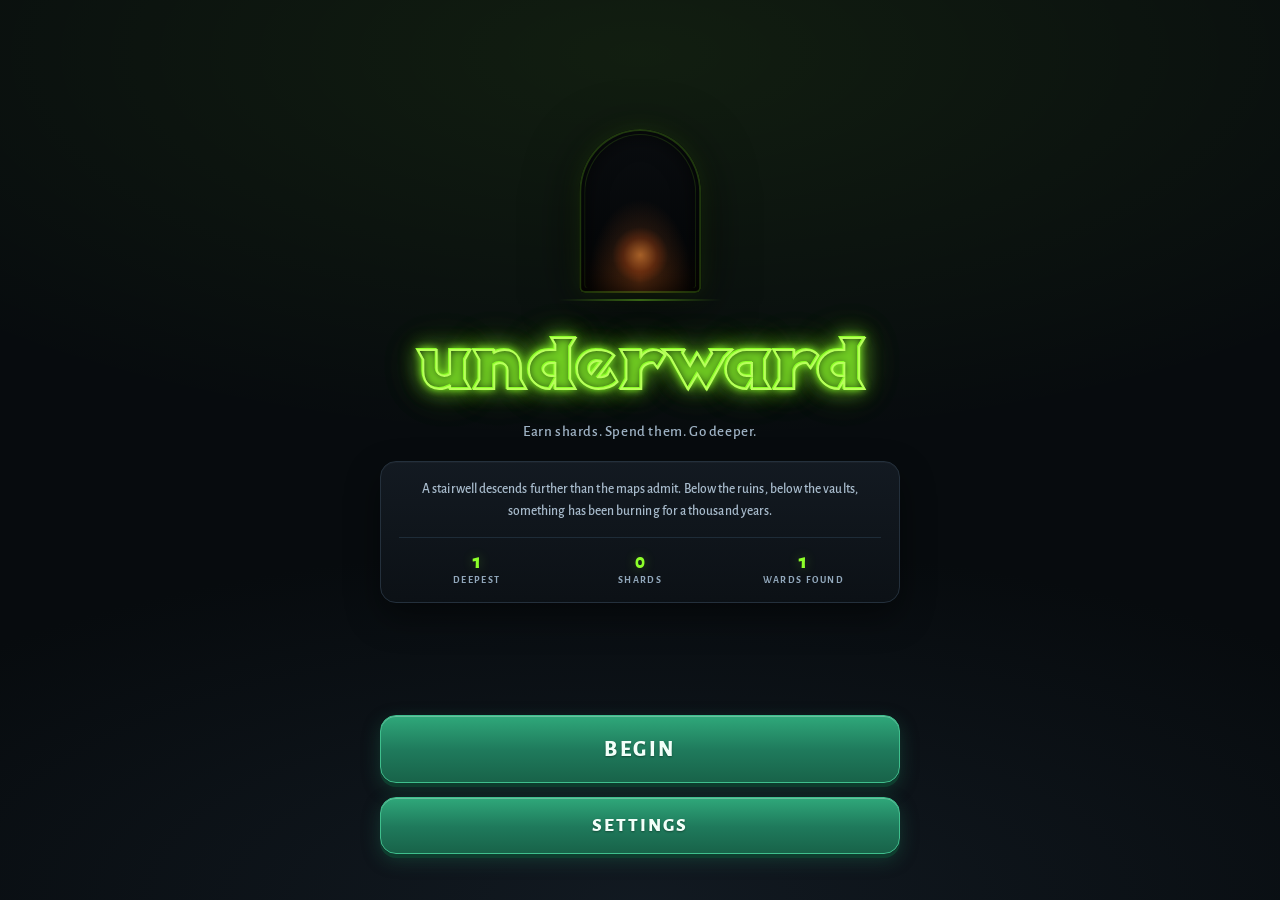
<file: index.html>
<!DOCTYPE html>
<html lang="en">
<head>
<meta charset="UTF-8">
<meta name="viewport" content="width=device-width,initial-scale=1.0,maximum-scale=1.0,user-scalable=no,viewport-fit=cover">
<title>underward</title>
<link rel="icon" type="image/png" sizes="192x192" href="icons/icon-192.png">
<link rel="icon" type="image/png" sizes="512x512" href="icons/icon-512.png">
<link rel="apple-touch-icon" href="icons/icon-192.png">
<meta name="theme-color" content="#0b0f14">
<link rel="preload" href="fonts/ui-500.ttf" as="font" type="font/ttf" crossorigin>
  <link rel="preload" href="fonts/display-700.ttf" as="font" type="font/ttf" crossorigin>
  <link rel="preload" href="fonts/title.ttf" as="font" type="font/ttf" crossorigin>
<link rel="preload" href="fonts/sub.ttf" as="font" type="font/ttf" crossorigin>
<link rel="stylesheet" href="css/game.css">
</head>
<body>
<div id="app">
  <canvas id="canvas"></canvas>
  <div id="combatVignette"></div>

  <!-- HUD -->
  <div id="hud" style="display:none">
    <div id="hudBars">
      <div class="hud-bar hp">
        <span class="sico">❤️</span>
        <div class="bar-track"><div id="hudHpFill" class="bar-fill"></div></div>
        <span id="hudHp" class="bar-num">30/30</span>
      </div>
      <div class="hud-bar en">
        <span class="sico">⚡</span>
        <div class="bar-track"><div id="hudEnFill" class="bar-fill"></div></div>
        <span id="hudEnergy" class="bar-num">10/100</span>
      </div>
      <div class="hud-bar xp">
        <span id="hudLevel" class="sico">Lv 1</span>
        <div class="bar-track"><div id="hudXpFill" class="bar-fill"></div></div>
        <span id="hudXp" class="bar-num">0/4</span>
      </div>
    </div>
    <div id="hudMeta">
      <span class="stat"><span class="hud-floor-lbl">FLOOR</span><span id="hudFloor">1</span></span>
      <span class="stat rest-pips" title="Rests left this floor — tap your own tile to rest">
        <span class="sico">💤</span><div id="restDots"></div>
      </span>
      <span class="spacer"></span>
      <span class="stat"><span class="sico">💰</span><span id="hudGold">0</span></span>
      <span class="stat"><span class="sico">💎</span><span id="hudShards">0</span></span>
    </div>
  </div>

  <!-- Action cluster: bottom-right, where a thumb reaches, instead of a fourth
       row of tiny pills crowding the top bar (the 🎒 was being pushed off the
       right edge on a 360px phone). A sibling of #hud, positioned against #app,
       which is the *visible* viewport — so it cannot land under the browser's
       toolbar. Delve.setHudVisible() shows and hides it with the HUD. -->
  <div id="hudActions">
    <button id="statsBtn" title="Character sheet">📊</button>
    <button id="minimapBtn" title="Map">📍</button>
    <button id="gearBtn" title="Menu: save, retreat, sound">☰</button>
    <button id="invBtn" title="Inventory">🎒</button>
  </div>

  <!-- Character sheet: everything that used to crowd the top bar -->
  <div id="statsOverlay" class="overlay">
    <h2>CHARACTER</h2>
    <div id="statsList"></div>
    <button class="btn big" id="statsCloseBtn">CLOSE</button>
  </div>

  <!-- Ability bar -->
  <div id="abilityBar"></div>

  <!-- Minimap -->
  <div id="minimapWrap"><canvas id="minimap" width="170" height="170"></canvas></div>

  <!-- Log strip -->
  <div id="logPanel">
    <button id="logExpandBtn">📜 Log</button>
    <div id="logFade"></div>
    <div id="combatLog"></div>
  </div>

  <!-- Floor title card -->
  <div id="floorCard">
    <div id="floorCardInner">
      <div id="floorCardNum">Floor 1</div>
      <div id="floorCardName">Upper Ruins</div>
    </div>
  </div>

  <!-- Boss intro -->
  <div id="bossIntroOverlay">
    <div id="bossIntroCard">
      <div id="bossIntroWarning">⚠ WARD BOSS</div>
      <div id="bossIntroName">The Warden</div>
      <div id="bossIntroTitle"></div>
      <div id="bossIntroFlavour"></div>
    </div>
  </div>

  <!-- Stairs confirm -->
  <div id="stairsPrompt">
    <div id="stairsCard">
      <h3>▼ Descend?</h3>
      <p>Go deeper into the Undercroft.<br>You will heal 50% HP on the way down.</p>
      <div id="stairsButtons">
        <button id="stairsYes">Descend</button>
        <button id="stairsNo">Not yet</button>
      </div>
    </div>
  </div>

  <!-- Floor event (js/encounters.js). Opened by stepping onto the prop. -->
  <div id="eventScreen" class="overlay">
    <h1 class="overlay-title" id="eventTitle">Something waits</h1>
    <p class="sub" id="eventFlavour"></p>
    <div id="eventOptions"></div>
    <button class="btn-ghost" id="eventLeaveBtn">Step away</button>
  </div>

  <!-- Item stat card -->
  <div id="itemCardOverlay">
    <div id="itemCard">
      <div id="icHeader">
        <div><div id="icName">Item Name</div><div id="icNameSub"></div><div id="icTier">Common</div></div>
        <button class="close-btn" id="icCloseBtn">✕</button>
      </div>
      <div id="icFlavour"></div>
      <div id="icStats"></div>
      <div id="icButtons">
        <button id="icPrimaryBtn">Pick Up</button>
        <button id="icTertiaryBtn">Equip</button>
        <button id="icSecondaryBtn">Leave</button>
      </div>
    </div>
  </div>

  <!-- Log window -->
  <div id="logWindow">
    <div id="logWindowHeader"><h3>📜 Combat Log</h3><button class="close-btn" id="logWindowClose">✕</button></div>
    <div id="logWindowContent"></div>
  </div>

  <!-- Inventory -->
  <div id="inventoryScreen" class="overlay">
    <div class="inv-header"><h2>🎒 Inventory</h2><button class="close-btn" id="invCloseBtn2">✕</button></div>
    <div id="charFigure">
      <canvas id="charCanvas" width="200" height="260"></canvas>
    </div>
    <div id="equipRack"></div>
    <div class="inv-section-label">CARRIED</div>
    <div id="invCarriedGrid"></div>
  </div>

  <!-- Level-up -->
  <div id="levelupScreen" class="overlay">
    <h1>LEVEL UP</h1>
    <p class="sub">Choose a trait.</p>
    <div id="levelupChoices"></div>
  </div>

  <!-- Shop -->
  <div id="shopScreen" class="overlay">
    <h1 class="overlay-title">🛒</h1>
    <h1 style="font-size:clamp(26px,7vw,40px)">Trading Post</h1>
    <p class="sub" id="shopGreeting"></p>
    <div class="walletbar">💰 <span id="shopGold">0</span></div>
    <div id="shopStock"></div>
    <div class="inv-section-label">SELL CARRIED</div>
    <div id="shopSellList"></div>
    <button class="btn-ghost" id="shopSellAll">Sell all carried</button>
    <button class="btn-ghost" id="shopHealBtn">❤️ Restore 50% HP</button>
    <button class="btn big" id="shopLeaveBtn">Leave</button>
  </div>

  <!-- Victory -->
  <div id="victoryScreen" class="overlay">
    <!-- These two carry ids because showVictory rewrites them: the final ward
         gets its own heading and closing text, and the old static "The Warden
         lies broken at your feet" was shown after every ward including the
         Forge Titan, where "the way deeper yawns open" is simply untrue. -->
    <div id="victoryBadge" class="ward-badge">WARD 1 · UPPER RUINS</div>
    <h1 class="overlay-title" id="victoryTitle">WARD CLEARED</h1>
    <p class="sub" id="victorySub">The Warden</p>
    <p id="victoryBody" class="victory-body">The way deeper yawns open.</p>
    <div class="walletbar">💎 +<span id="victoryShards">0</span> shards banked</div>
    <div id="victorySummary"></div>
    <div id="victoryButtons">
      <button class="btn big" id="victoryContinue">Descend deeper</button>
      <button class="btn-ghost" id="victoryHub">Return to Hub</button>
    </div>
  </div>

    <!-- Title screen — the front door. Owned by js/menu.js (architecture.md §6.11).
       Its settings ids are title*-prefixed ON PURPOSE: ui.js looks up
       muteBtn/volumeSlider/musicSlider/hapticsBtn by name at load, so reusing
       those ids here would bind ui.js to this panel and kill the pause menu. -->
  <div id="titleScreen" class="overlay">
    <div id="titleInner">
      <div id="titleCrest" aria-hidden="true">
        <!-- A torch-lit archway. Pure CSS (no image), so it scales to any phone
             and costs nothing to load. -->
        <div class="tc-arch"><div class="tc-flame"></div></div>
        <div class="tc-ground"></div>
      </div>
      <h1 id="titleWord" data-text="underward">underward</h1>
      <p id="titleTagline">Earn shards. Spend them. Go deeper.</p>

      <!-- The entry used to be a wordmark and two buttons over a large empty
           void. This panel gives the front door an actual introduction: what the
           game is, what a run costs you, and — once progress exists — how far
           you have been. All three lines are filled by js/menu.js. -->
      <div id="titlePanel">
        <p id="titleLore">A stairwell descends further than the maps admit. Below the ruins, below the vaults, something has been burning for a thousand years.</p>
        <div id="titleStats">
          <div class="ts-cell"><span class="ts-num" id="tsBest">1</span><span class="ts-lbl">deepest</span></div>
          <div class="ts-cell"><span class="ts-num" id="tsShards">0</span><span class="ts-lbl">shards</span></div>
          <div class="ts-cell"><span class="ts-num" id="tsWards">1</span><span class="ts-lbl">wards found</span></div>
        </div>
        <p id="titleCleared" hidden>⚔ THE FORGE IS SILENT — you have finished the descent.</p>
      </div>

      <div id="titleButtons">
        <button class="btn big" id="titleContinueBtn">CONTINUE</button>
        <button class="btn" id="titleHubBtn" style="display:none">HUB</button>
        <button class="btn" id="titleSettingsBtn">SETTINGS</button>
      </div>
    </div>

    <div id="titleSettingsPane">
      <div class="pause-label">SOUND</div>
      <div class="pause-row">
        <button id="titleMuteBtn">🔊</button>
        <input type="range" id="titleVolumeSlider" min="0" max="1" step="0.05" value="0.55" aria-label="Sound effects volume">
      </div>
      <div class="pause-row">
        <span class="pause-slider-label">🎵 Music</span>
        <input type="range" id="titleMusicSlider" min="0" max="1" step="0.05" value="0.30" aria-label="Music volume">
      </div>
      <div class="pause-row">
        <span class="pause-slider-label">📳 Haptics</span>
        <button id="titleHapticsBtn" class="pause-toggle">ON</button>
      </div>
      <hr class="pause-divider">
      <button class="btn" id="titleResetBtn">RESET</button>
      <div id="titleResetConfirm">
        <div class="pause-label">ARE YOU SURE?</div>
        <p id="titleResetNote">This deletes every shard, upgrade and unlock you have earned. It cannot be undone. Your sound settings are kept.</p>
        <button class="btn" id="titleResetYes">YES, WIPE IT</button>
        <button class="btn" id="titleResetNo">CANCEL</button>
      </div>
      <p id="titleResetDone"></p>
      <button class="btn" id="titleSettingsClose">↩ Back</button>
    </div>
  </div>

  <!-- First-run tutorial. Shown once, gated on save.seenTutorial — a flag that
       was written to the save in three places and read nowhere, so new players
       were dropped onto a floor with no explanation of the controls. Three
       steps, one idea each. -->
  <div id="tutorialOverlay" class="overlay">
    <div id="tutorialCard">
      <div id="tutorialStep">1 / 3</div>
      <h2 id="tutorialTitle">TAP TO MOVE</h2>
      <p id="tutorialBody">Tap any floor tile and you walk there. Tap a distant one and you follow the path automatically — you do not have to walk it tile by tile.</p>
      <div id="tutorialDots"><i class="on"></i><i></i><i></i></div>
      <div id="tutorialButtons">
        <button class="btn" id="tutorialNext">NEXT</button>
        <button class="btn-ghost" id="tutorialSkip">SKIP</button>
      </div>
    </div>
  </div>

  <!-- Hub -->
  <div id="hubScreen" class="overlay">
    <div id="hubHeader">
      <h1>underward</h1>
      <p class="sub">Earn shards. Spend them. Go deeper.</p>
      <div class="walletbar"><span class="sico">💎</span><span id="hubShards">0</span></div>
    </div>
    <div id="hubTabs"></div>
    <div id="hubScroll">
      <div class="shop" id="shop"></div>
      <div id="treePanel"></div>
    </div>
    <div id="hubFooter">
      <button class="btn big" id="startBtn">START RUN</button>
      <button class="btn" id="hubTitleBtn" style="display:none">TITLE SCREEN</button>
    </div>
  </div>

  <!-- Death -->
  <div id="deathScreen" class="overlay">
    <h1>YOU DIED</h1>
    <div id="deathQuote"></div>
    <h2 id="deathInfo"></h2>
    <div id="deathSummary"></div>
    <div class="walletbar"><span class="sico">💎</span><span id="deathShards">0</span></div>
    <div id="heirloomBox">
      <div class="pause-label">KEEP ONE FOR THE NEXT RUN</div>
      <div id="heirloomList"></div>
    </div>
    <button class="btn big" id="deathBtn">BACK TO HUB</button>
  </div>

  <!-- Pause / settings menu -->
  <div id="pauseMenu">
    <div id="pauseCard">
      <h3>⚙ Paused</h3>
              <div class="pause-section">
          <div class="pause-label">SOUND</div>
          <div class="pause-row">
            <button id="muteBtn">🔊</button>
            <input type="range" id="volumeSlider" min="0" max="1" step="0.05" value="0.55" aria-label="Sound effects volume">
          </div>
          <div class="pause-row">
            <span class="pause-slider-label">🎵 Music</span>
            <input type="range" id="musicSlider" min="0" max="1" step="0.05" value="0.30" aria-label="Music volume">
          </div>
          <div class="pause-row">
            <span class="pause-slider-label">📳 Haptics</span>
            <button id="hapticsBtn" class="pause-toggle">ON</button>
          </div>
        </div>
      <hr class="pause-divider">
      <button id="pauseSaveBtn">💾 Save floor &amp; exit</button>
      <div class="pause-save-note">The floor is kept — carry on from the title screen.</div>
      <button id="pauseRetreatBtn">🏃 Flee to surface</button>
      <div class="pause-retreat-note">Gold converts to shards at 10:1. Run ends.</div>
      <button id="pauseCloseBtn">↩ Resume</button>
    </div>
  </div>

    <!-- Debug panel -->
  <div id="debugPanel">
    <div class="dbg-row">
      <!-- Floor options are auto-built from WARDS in js/ui.js initDebug.
           This select starts empty and is filled on ?debug=1 load. -->
      <select id="dbgFloor"></select>
      <button class="dbg-btn" id="dbgGo">Go</button>
    </div>
    <div class="dbg-row">
      <button class="dbg-btn" id="dbgGold">+25g</button>
      <button class="dbg-btn" id="dbgShards">+5◇</button>
      <button class="dbg-btn" id="dbgHeal">Full HP</button>
      <button class="dbg-btn" id="dbgLowHp">5 HP</button>
    </div>
    <div class="dbg-row">
      <button class="dbg-btn" id="dbgPoison">Poison</button>
      <button class="dbg-btn" id="dbgBleed">Bleed</button>
      <button class="dbg-btn" id="dbgBurn">Burn</button>
      <button class="dbg-btn" id="dbgWeaken">Weaken</button>
      <button class="dbg-btn" id="dbgElite">Elite</button>
    </div>
    <div class="dbg-row">
      <button class="dbg-btn" id="dbgXP">+XP</button>
      <button class="dbg-btn" id="dbgShop">Shop</button>
      <button class="dbg-btn" id="dbgVictory">Victory</button>
      <button class="dbg-btn" id="dbgDeath">Death</button>
    </div>
    <div class="dbg-row">
      <button class="dbg-btn" id="dbgRender">Re-render</button>
      <button class="dbg-btn" id="dbgDump">Dump stats</button>
      <button class="dbg-btn" id="dbgReset">Reset save</button>
    </div>
  </div>
</div>

<!-- Load order is declared once, in js/manifest.js. This block must match it;
     `node tools/check-order.js` verifies that, and test.html reads the manifest
     instead of keeping its own copy of the list. -->
<script src="js/manifest.js"></script>
<script src="js/util.js"></script>
<script src="js/config.js"></script>
<script src="js/content/con-monsters.js"></script>
<script src="js/content/con-items.js"></script>
<script src="js/content/con-itemaffixes.js"></script>
<script src="js/content/con-biomes.js"></script>
<script src="js/content/con-traits.js"></script>
<script src="js/content/con-progression.js"></script>
<script src="js/content/con-events.js"></script>
<script src="js/save.js"></script>
<script src="js/attrs.js"></script>
<script src="js/itemgen.js"></script>
<script src="js/items.js"></script>
<script src="js/sprites.js"></script>
<script src="js/content/con-bosssprites.js"></script>
<script src="js/content/con-itemsprites.js"></script>
<script src="js/content/con-worldart.js"></script>
<script src="js/content/con-monstersprites.js"></script>
<script src="js/state.js"></script>
<script src="js/gen/bsp.js"></script>
<script src="js/gen/bossarena.js"></script>
<script src="js/levels.js"></script>
<script src="js/ground.js"></script>
<script src="js/growth/core.js"></script>
<script src="js/growth/moss.js"></script>
<script src="js/growth/mycelium.js"></script>
<script src="js/growth/frost.js"></script>
<script src="js/growth/disturbed.js"></script>
<script src="js/growth/forge.js"></script>
<script src="js/puddles.js"></script>
<script src="js/traits.js"></script>
<script src="js/combat.js"></script>
<script src="js/pursuit.js"></script>
<script src="js/movement.js"></script>
<script src="js/rewards.js"></script>
<script src="js/encounters.js"></script>
<script src="js/effects.js"></script>
<script src="js/sfx.js"></script>
<script src="js/log.js"></script>
<script src="js/render/tiles.js"></script>
<script src="js/fog.js"></script>
<script src="js/render.js"></script>
<script src="js/pathfind.js"></script>
<script src="js/input.js"></script>
<script src="js/ui.js"></script>
<script src="js/menu.js"></script>
<script src="js/progression.js"></script>
<script src="js/main.js"></script>
</body>
</html>
</file>
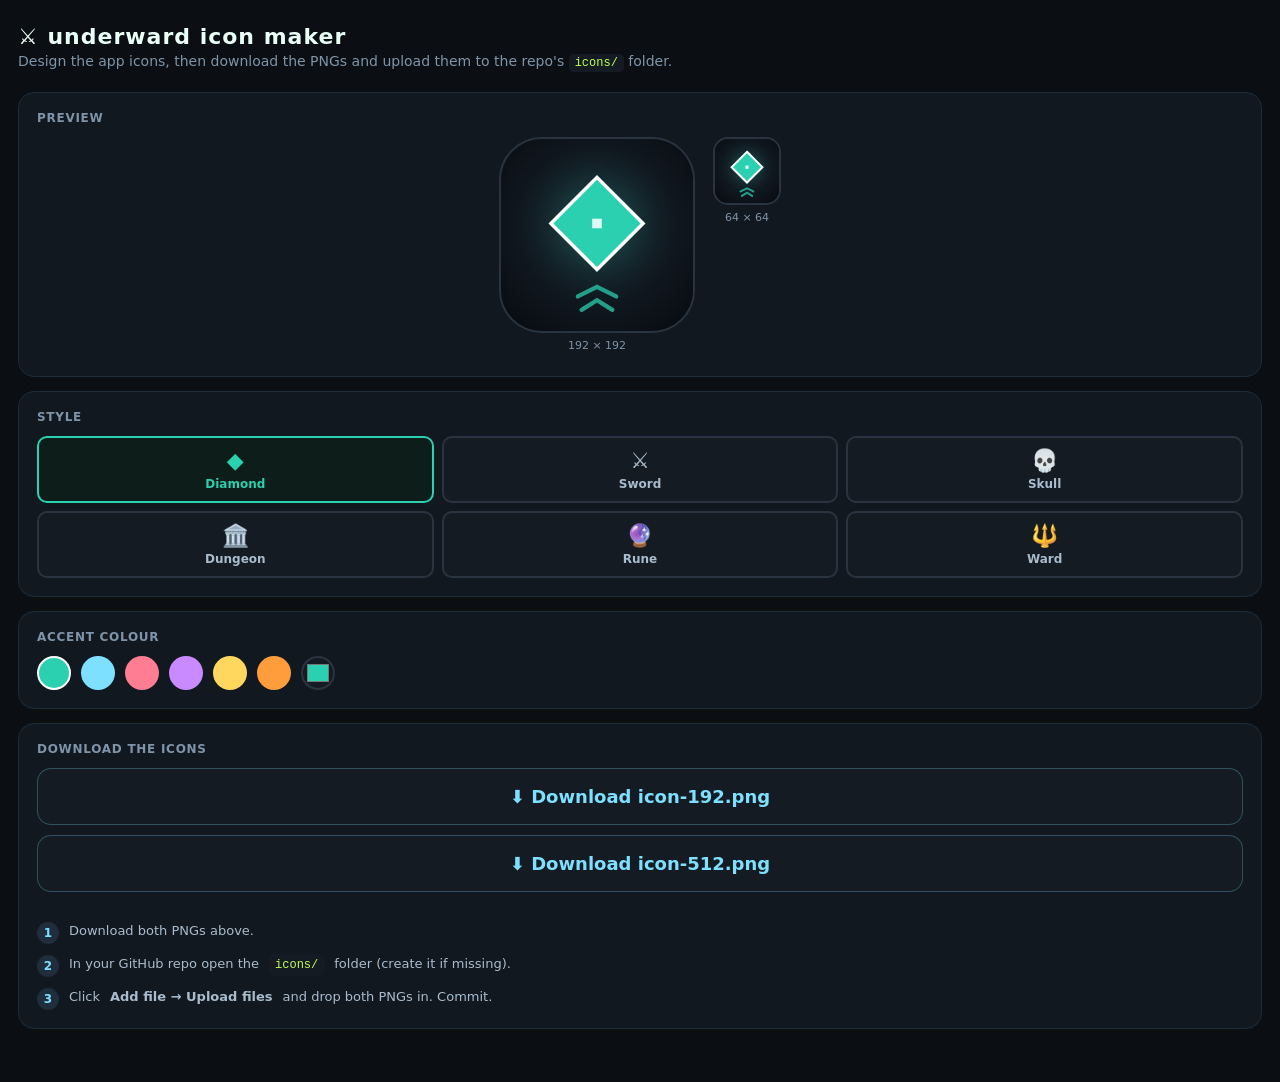
<file: icon-maker.html>
<!DOCTYPE html>
<html lang="en">
<head>
<meta charset="UTF-8">
<meta name="viewport" content="width=device-width, initial-scale=1.0, maximum-scale=1.0">
<title>underward — icon maker</title>
<style>
  :root { color-scheme: dark; }
  * { margin:0; padding:0; box-sizing:border-box; -webkit-tap-highlight-color:transparent; }
  body {
    background:#0b0f14; color:#d7e3ee;
    font-family:system-ui,-apple-system,Segoe UI,Roboto,sans-serif;
    min-height:100vh; padding:24px 18px 40px;
  }
  h1 { font-size:22px; font-weight:900; letter-spacing:1px; color:#eafff5; margin-bottom:4px; }
  .sub { color:#7f94a8; font-size:14px; margin-bottom:22px; }

  .card {
    background:#111820; border:1px solid #1e2c38; border-radius:16px;
    padding:18px; margin-bottom:14px;
  }
  .card-title { font-size:12px; font-weight:800; color:#7f94a8; letter-spacing:.06em; margin-bottom:12px; }

  /* Preview */
  #previewWrap {
    display:flex; justify-content:center; gap:18px; flex-wrap:wrap; margin-bottom:6px;
  }
  .prev-item { display:flex; flex-direction:column; align-items:center; gap:6px; }
  .prev-label { font-size:11px; color:#7f94a8; }
  canvas { border-radius:22%; border:2px solid #2a3440; display:block; }

  /* Style picker */
  .style-grid { display:grid; grid-template-columns:repeat(3,1fr); gap:8px; }
  .style-btn {
    background:#141b23; border:2px solid #2a3440; border-radius:10px;
    padding:10px 6px; font-size:12px; font-weight:700; color:#a9bccd;
    cursor:pointer; text-align:center; transition:all .15s;
  }
  .style-btn.active { border-color:#2ad0b0; color:#2ad0b0; background:#0d1e1a; }
  .style-btn .icon { font-size:22px; display:block; margin-bottom:4px; }

  /* Colour row */
  .color-row { display:flex; gap:10px; flex-wrap:wrap; }
  .color-swatch {
    width:34px; height:34px; border-radius:50%; cursor:pointer;
    border:2px solid transparent; transition:border-color .15s;
    flex-shrink:0;
  }
  .color-swatch.active { border-color:#fff; }
  input[type=color] {
    width:34px; height:34px; border-radius:50%; border:2px solid #2a3440;
    padding:2px; background:#141b23; cursor:pointer; flex-shrink:0;
  }

  /* GitHub section */
  .field { margin-bottom:10px; }
  .field label { font-size:12px; color:#7f94a8; font-weight:700; display:block; margin-bottom:5px; }
  .field input {
    width:100%; background:#0d1520; border:1px solid #2a3440; border-radius:10px;
    color:#eafff5; font-size:15px; padding:11px 13px; font-family:inherit;
    outline:none;
  }
  .field input:focus { border-color:#2ad0b0; }

  /* Buttons */
  .btn {
    display:block; width:100%; padding:17px; border:none; border-radius:14px;
    font-size:18px; font-weight:800; cursor:pointer; font-family:inherit;
    margin-bottom:10px; touch-action:manipulation;
  }
  .btn-primary { background:#1f7a5c; color:#eafff5; box-shadow:0 4px 0 #0e3d2e; }
  .btn-primary:active { transform:translateY(2px); box-shadow:0 2px 0 #0e3d2e; }
  .btn-secondary { background:#141b23; color:#7ee0ff; border:1px solid #7ee0ff44; }
  .btn-secondary:active { background:#1a2a3a; }
  .btn:disabled { background:#1e2a34; color:#4a5a68; box-shadow:none; cursor:default; }

  #status {
    font-size:13px; min-height:20px; text-align:center; padding:4px 0;
    font-weight:700; border-radius:8px;
  }
  .ok { color:#7ee08a; }
  .err { color:#ff9a9a; }
  .info { color:#7ee0ff; }

  .steps { counter-reset:step; display:flex; flex-direction:column; gap:10px; }
  .step {
    display:flex; gap:10px; align-items:flex-start;
    font-size:13px; color:#a9bccd; line-height:1.5;
  }
  .step::before {
    counter-increment:step;
    content:counter(step);
    background:#1f2d3c; color:#7ee0ff; border-radius:50%;
    width:22px; height:22px; display:flex; align-items:center; justify-content:center;
    font-size:12px; font-weight:800; flex-shrink:0; margin-top:1px;
  }
  code { background:#141b23; padding:2px 6px; border-radius:5px; font-size:12px; color:#c2ff4d; }
</style>
</head>
<body>

<h1>⚔️ underward icon maker</h1>
<p class="sub">Design the app icons, then download the PNGs and upload them to the repo's <code>icons/</code> folder.</p>

<!-- Preview -->
<div class="card">
  <div class="card-title">PREVIEW</div>
  <div id="previewWrap">
    <div class="prev-item">
      <canvas id="prev192" width="192" height="192"></canvas>
      <span class="prev-label">192 × 192</span>
    </div>
    <div class="prev-item">
      <canvas id="prev64" width="64" height="64"></canvas>
      <span class="prev-label">64 × 64</span>
    </div>
  </div>
</div>

<!-- Style -->
<div class="card">
  <div class="card-title">STYLE</div>
  <div class="style-grid" id="styleGrid">
    <div class="style-btn active" data-style="diamond">
      <span class="icon">◆</span>Diamond
    </div>
    <div class="style-btn" data-style="sword">
      <span class="icon">⚔️</span>Sword
    </div>
    <div class="style-btn" data-style="skull">
      <span class="icon">💀</span>Skull
    </div>
    <div class="style-btn" data-style="dungeon">
      <span class="icon">🏛️</span>Dungeon
    </div>
    <div class="style-btn" data-style="rune">
      <span class="icon">🔮</span>Rune
    </div>
    <div class="style-btn" data-style="ward">
      <span class="icon">🔱</span>Ward
    </div>
  </div>
</div>

<!-- Colour -->
<div class="card">
  <div class="card-title">ACCENT COLOUR</div>
  <div class="color-row" id="colorRow">
    <div class="color-swatch active" data-col="#2ad0b0" style="background:#2ad0b0"></div>
    <div class="color-swatch" data-col="#7ee0ff" style="background:#7ee0ff"></div>
    <div class="color-swatch" data-col="#ff7d93" style="background:#ff7d93"></div>
    <div class="color-swatch" data-col="#c98aff" style="background:#c98aff"></div>
    <div class="color-swatch" data-col="#ffd75e" style="background:#ffd75e"></div>
    <div class="color-swatch" data-col="#ff9d3d" style="background:#ff9d3d"></div>
    <input type="color" id="customCol" value="#2ad0b0" title="Custom colour">
  </div>
</div>

<!-- GitHub -->
<!-- (The "push to GitHub" tool that used to sit here has been removed: it asked
     for a GitHub token with full repo scope, and this page is served publicly.
     Design the icon below, then download the PNGs and upload them by hand.) -->

<!-- Manual fallback -->
<div class="card">
  <div class="card-title">DOWNLOAD THE ICONS</div>
  <button class="btn btn-secondary" onclick="downloadIcon(192)">⬇ Download icon-192.png</button>
  <button class="btn btn-secondary" onclick="downloadIcon(512)">⬇ Download icon-512.png</button>
  <br>
  <div class="steps">
    <div class="step">Download both PNGs above.</div>
    <div class="step">In your GitHub repo open the <code>icons/</code> folder (create it if missing).</div>
    <div class="step">Click <strong>Add file → Upload files</strong> and drop both PNGs in. Commit.</div>
  </div>
</div>

<script>
// ── State ───────────────────────────────────────────────────
let currentStyle = "diamond";
let currentCol   = "#2ad0b0";

// ── Draw ────────────────────────────────────────────────────
function drawIcon(size, style, col){
  const c = document.createElement("canvas");
  c.width = c.height = size;
  const x = c.getContext("2d");
  const s = size, h = size / 2;

  // Background
  x.fillStyle = "#0b0f14";
  x.fillRect(0,0,s,s);
  const bg = x.createRadialGradient(h, h*0.9, s*0.04, h, h*0.9, s*0.75);
  bg.addColorStop(0, "#1a2532");
  bg.addColorStop(1, "#070a0e");
  x.fillStyle = bg;
  x.fillRect(0,0,s,s);

  const DRAW = {
    diamond: drawDiamond,
    sword:   drawSword,
    skull:   drawSkull,
    dungeon: drawDungeon,
    rune:    drawRune,
    ward:    drawWard,
  };
  (DRAW[style] || drawDiamond)(x, s, col);

  // Chevrons bottom
  x.strokeStyle = col + "bb";
  x.lineWidth = Math.max(2, s * 0.022);
  x.lineCap = "round";
  for(let i = 0; i < 2; i++){
    const yy = s * 0.82 + i * s * 0.07;
    const hw = s * (0.10 - i * 0.02);
    x.beginPath();
    x.moveTo(h - hw, yy);
    x.lineTo(h,      yy - s * 0.05);
    x.lineTo(h + hw, yy);
    x.stroke();
  }

  return c;
}

function glow(x, cx, cy, r, col){
  const g = x.createRadialGradient(cx, cy, r * 0.1, cx, cy, r * 2);
  g.addColorStop(0, col + "55");
  g.addColorStop(1, "rgba(0,0,0,0)");
  x.fillStyle = g;
  x.fillRect(cx - r*2, cy - r*2, r*4, r*4);
}

function drawDiamond(x, s, col){
  const cx = s*0.5, cy = s*0.44, r = s*0.24;
  glow(x, cx, cy, r, col);
  x.fillStyle = col;
  x.strokeStyle = "#fff";
  x.lineWidth = Math.max(2, s*0.018);
  x.beginPath();
  x.moveTo(cx, cy-r); x.lineTo(cx+r, cy);
  x.lineTo(cx, cy+r); x.lineTo(cx-r, cy);
  x.closePath(); x.fill(); x.stroke();
  x.fillStyle = "rgba(255,255,255,0.85)";
  const cs = s*0.05;
  x.fillRect(cx-cs/2, cy-cs/2, cs, cs);
}

function drawSword(x, s, col){
  const cx = s*0.5, cy = s*0.44;
  glow(x, cx, cy, s*0.22, col);
  const lw = Math.max(3, s*0.06);
  // blade
  x.strokeStyle = col;
  x.lineWidth = lw;
  x.lineCap = "round";
  x.beginPath();
  x.moveTo(cx, cy - s*0.28);
  x.lineTo(cx, cy + s*0.14);
  x.stroke();
  // tip shine
  x.strokeStyle = "#fff";
  x.lineWidth = lw * 0.3;
  x.beginPath();
  x.moveTo(cx - lw*0.3, cy - s*0.26);
  x.lineTo(cx - lw*0.3, cy - s*0.12);
  x.stroke();
  // crossguard
  x.strokeStyle = col;
  x.lineWidth = lw * 0.7;
  x.beginPath();
  x.moveTo(cx - s*0.14, cy + s*0.05);
  x.lineTo(cx + s*0.14, cy + s*0.05);
  x.stroke();
  // pommel
  x.fillStyle = col;
  x.beginPath();
  x.arc(cx, cy + s*0.18, lw*0.7, 0, Math.PI*2);
  x.fill();
}

function drawSkull(x, s, col){
  const cx = s*0.5, cy = s*0.41;
  glow(x, cx, cy, s*0.22, col);
  // cranium
  x.fillStyle = col + "dd";
  x.strokeStyle = col;
  x.lineWidth = Math.max(2, s*0.018);
  x.beginPath();
  x.arc(cx, cy, s*0.2, Math.PI, 0);
  x.lineTo(cx + s*0.2, cy + s*0.06);
  x.lineTo(cx - s*0.2, cy + s*0.06);
  x.closePath();
  x.fill(); x.stroke();
  // jaw line
  x.fillStyle = "#0b0f14";
  x.fillRect(cx - s*0.13, cy + s*0.03, s*0.26, s*0.06);
  // teeth
  x.fillStyle = col;
  for(let i=0;i<3;i++){
    x.fillRect(cx - s*0.11 + i*s*0.08, cy + s*0.045, s*0.04, s*0.04);
  }
  // eyes
  x.fillStyle = "#0b0f14";
  x.beginPath(); x.arc(cx - s*0.09, cy - s*0.02, s*0.04, 0, Math.PI*2); x.fill();
  x.beginPath(); x.arc(cx + s*0.09, cy - s*0.02, s*0.04, 0, Math.PI*2); x.fill();
}

function drawDungeon(x, s, col){
  const cx = s*0.5, cy = s*0.42;
  glow(x, cx, cy, s*0.24, col);
  // arch outline
  x.strokeStyle = col;
  x.lineWidth = Math.max(2.5, s*0.025);
  x.fillStyle = col + "22";
  const aw = s*0.22, ah = s*0.26;
  x.beginPath();
  x.moveTo(cx - aw, cy + ah);
  x.lineTo(cx - aw, cy);
  x.arc(cx, cy, aw, Math.PI, 0);
  x.lineTo(cx + aw, cy + ah);
  x.fill(); x.stroke();
  // inner dark
  x.fillStyle = "#04070a";
  const iw = aw*0.7, ih = ah*0.85;
  x.beginPath();
  x.moveTo(cx - iw, cy + ah - 2);
  x.lineTo(cx - iw, cy + iw*0.08);
  x.arc(cx, cy + iw*0.08, iw, Math.PI, 0);
  x.lineTo(cx + iw, cy + ah - 2);
  x.closePath(); x.fill();
  // keystone
  x.fillStyle = col;
  x.fillRect(cx - s*0.025, cy - s*0.01, s*0.05, s*0.07);
}

function drawRune(x, s, col){
  const cx = s*0.5, cy = s*0.43;
  glow(x, cx, cy, s*0.22, col);
  const r = s*0.21;
  // outer circle
  x.strokeStyle = col;
  x.lineWidth = Math.max(2, s*0.02);
  x.beginPath(); x.arc(cx, cy, r, 0, Math.PI*2); x.stroke();
  // inner triangle (rune)
  x.fillStyle = col + "33";
  x.strokeStyle = col;
  x.lineWidth = Math.max(1.5, s*0.016);
  x.beginPath();
  for(let i=0;i<3;i++){
    const a = -Math.PI/2 + i*Math.PI*2/3;
    const px = cx + Math.cos(a)*r*0.72, py = cy + Math.sin(a)*r*0.72;
    i===0 ? x.moveTo(px,py) : x.lineTo(px,py);
  }
  x.closePath(); x.fill(); x.stroke();
  // centre dot
  x.fillStyle = col;
  x.beginPath(); x.arc(cx, cy, s*0.04, 0, Math.PI*2); x.fill();
  // tick marks on ring
  for(let i=0;i<8;i++){
    const a = i*Math.PI/4;
    x.beginPath();
    x.moveTo(cx + Math.cos(a)*r*0.88, cy + Math.sin(a)*r*0.88);
    x.lineTo(cx + Math.cos(a)*r*1.02, cy + Math.sin(a)*r*1.02);
    x.stroke();
  }
}

function drawWard(x, s, col){
  const cx = s*0.5, cy = s*0.43;
  glow(x, cx, cy, s*0.24, col);
  // trident / ward symbol
  x.strokeStyle = col;
  x.lineWidth = Math.max(2.5, s*0.026);
  x.lineCap = "round";
  // stem
  x.beginPath();
  x.moveTo(cx, cy - s*0.27);
  x.lineTo(cx, cy + s*0.15);
  x.stroke();
  // arms
  const aw = s*0.14, ah = s*0.12;
  for(const dx of [-1, 1]){
    x.beginPath();
    x.moveTo(cx, cy - s*0.10);
    x.lineTo(cx + dx*aw, cy - s*0.10);
    x.lineTo(cx + dx*aw, cy - s*0.27);
    x.stroke();
  }
  // base cross-bar
  x.beginPath();
  x.moveTo(cx - s*0.10, cy + s*0.10);
  x.lineTo(cx + s*0.10, cy + s*0.10);
  x.stroke();
}

// ── Render previews ─────────────────────────────────────────
function renderPreviews(){
  const c192 = document.getElementById("prev192");
  const c64  = document.getElementById("prev64");
  const icon = drawIcon(192, currentStyle, currentCol);
  c192.getContext("2d").drawImage(icon, 0, 0, 192, 192);
  const small = drawIcon(64, currentStyle, currentCol);
  c64.getContext("2d").drawImage(small, 0, 0, 64, 64);
}
renderPreviews();

// ── Style buttons ────────────────────────────────────────────
document.getElementById("styleGrid").addEventListener("click", function(e){
  const btn = e.target.closest(".style-btn");
  if(!btn) return;
  document.querySelectorAll(".style-btn").forEach(b => b.classList.remove("active"));
  btn.classList.add("active");
  currentStyle = btn.dataset.style;
  renderPreviews();
});

// ── Colour swatches ──────────────────────────────────────────
document.getElementById("colorRow").addEventListener("click", function(e){
  const sw = e.target.closest(".color-swatch");
  if(!sw) return;
  document.querySelectorAll(".color-swatch").forEach(s => s.classList.remove("active"));
  sw.classList.add("active");
  currentCol = sw.dataset.col;
  document.getElementById("customCol").value = currentCol;
  renderPreviews();
});
document.getElementById("customCol").addEventListener("input", function(){
  document.querySelectorAll(".color-swatch").forEach(s => s.classList.remove("active"));
  currentCol = this.value;
  renderPreviews();
});

// ── Download ─────────────────────────────────────────────────
function downloadIcon(size){
  const c = drawIcon(size, currentStyle, currentCol);
  c.toBlob(function(blob){
    const a = document.createElement("a");
    a.href = URL.createObjectURL(blob);
    a.download = "icon-" + size + ".png";
    document.body.appendChild(a);
    a.click();
    a.remove();
  }, "image/png");
}
window.downloadIcon = downloadIcon;

// ── (removed) GitHub push ────────────────────────────────────
// This page used to POST both PNGs to the GitHub API using a classic token with
// full `repo` scope. It was taken out because the page is served publicly and the
// icons are published by hand instead. Use the download buttons above.
</script>
</body>
</html>
</file>
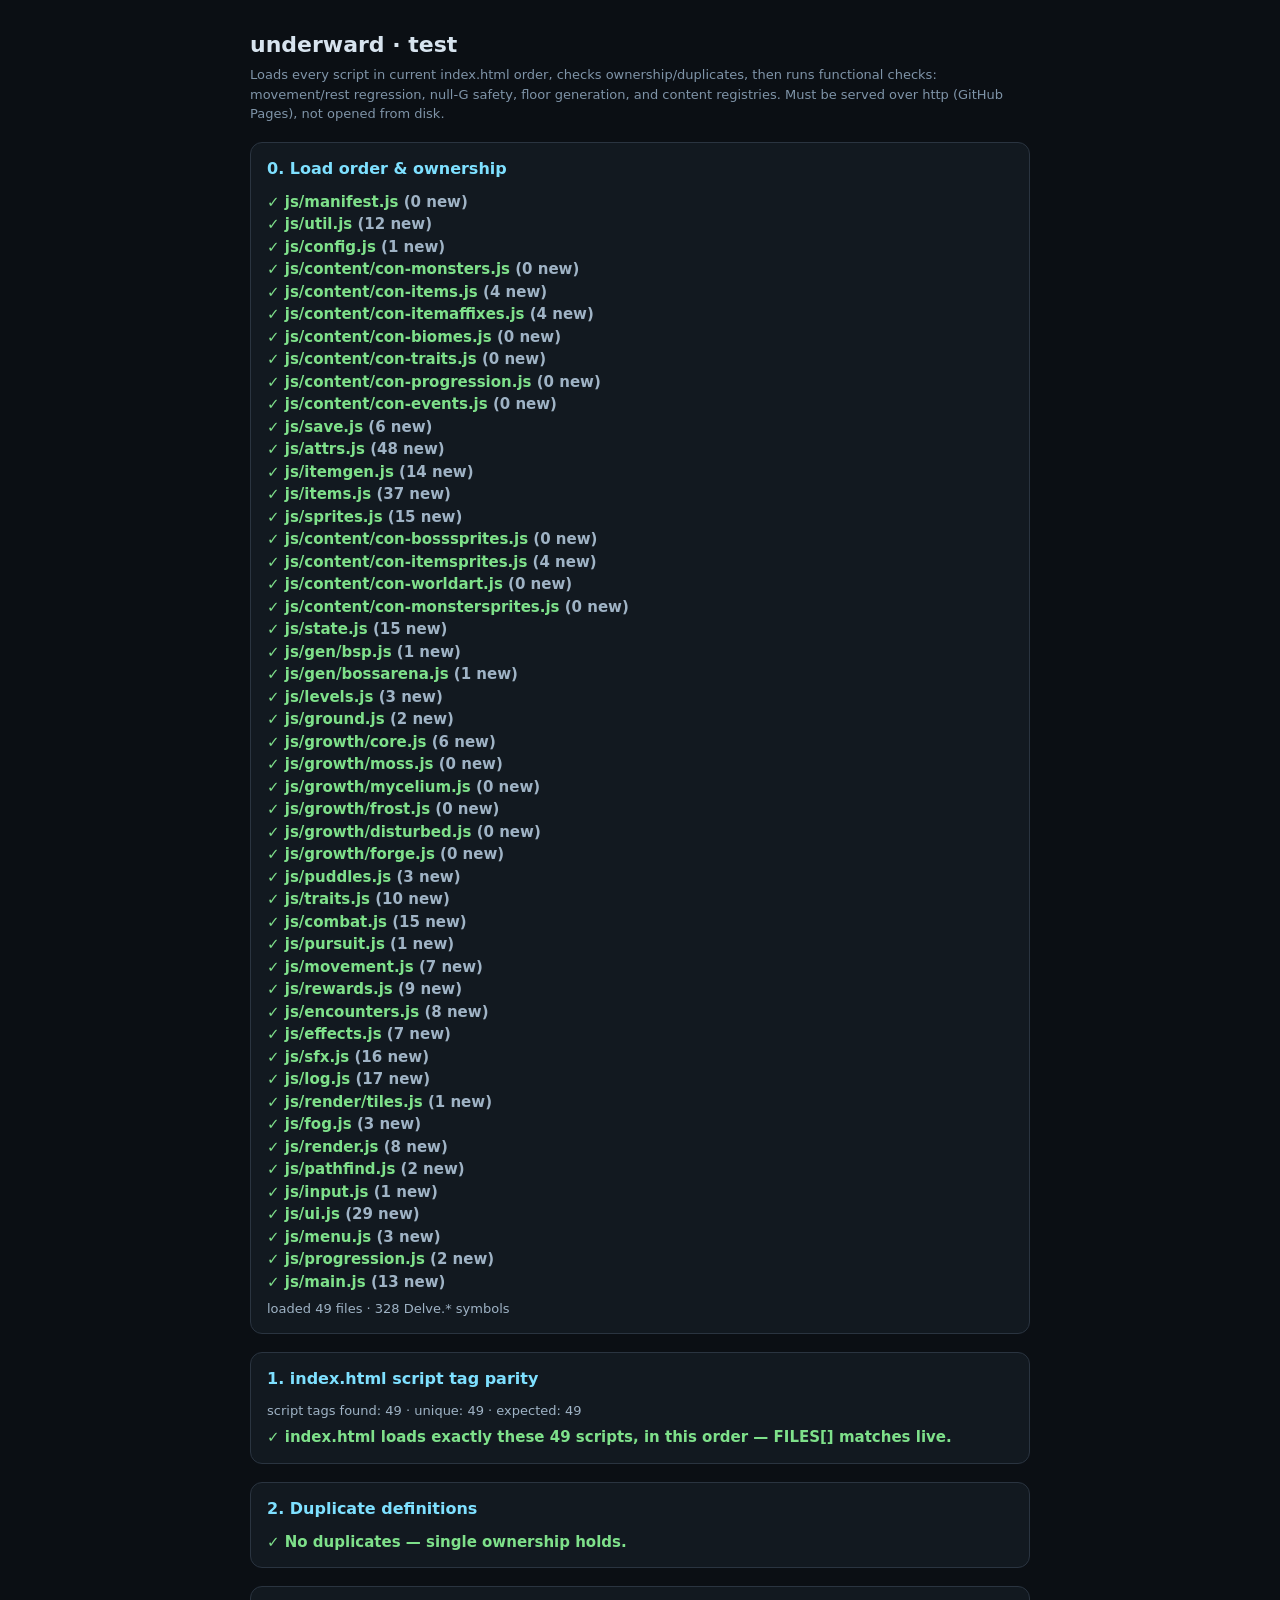
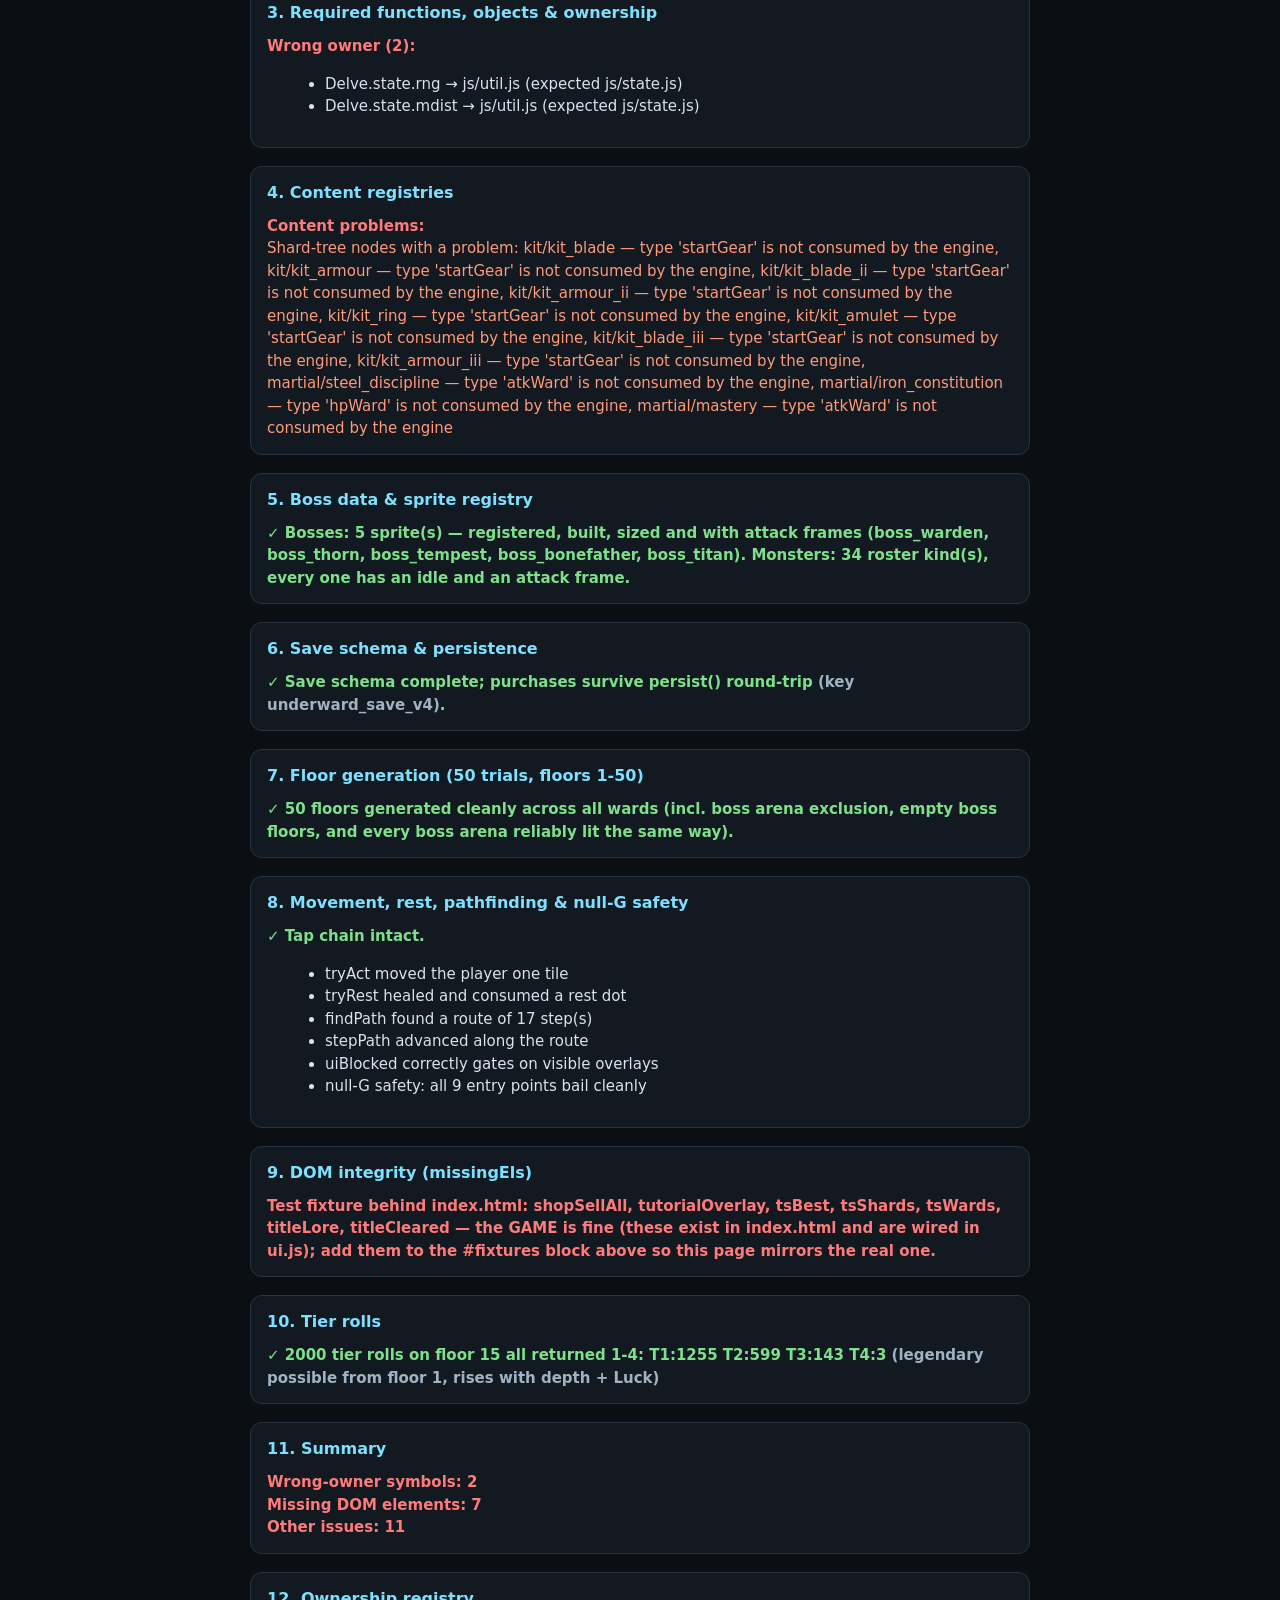
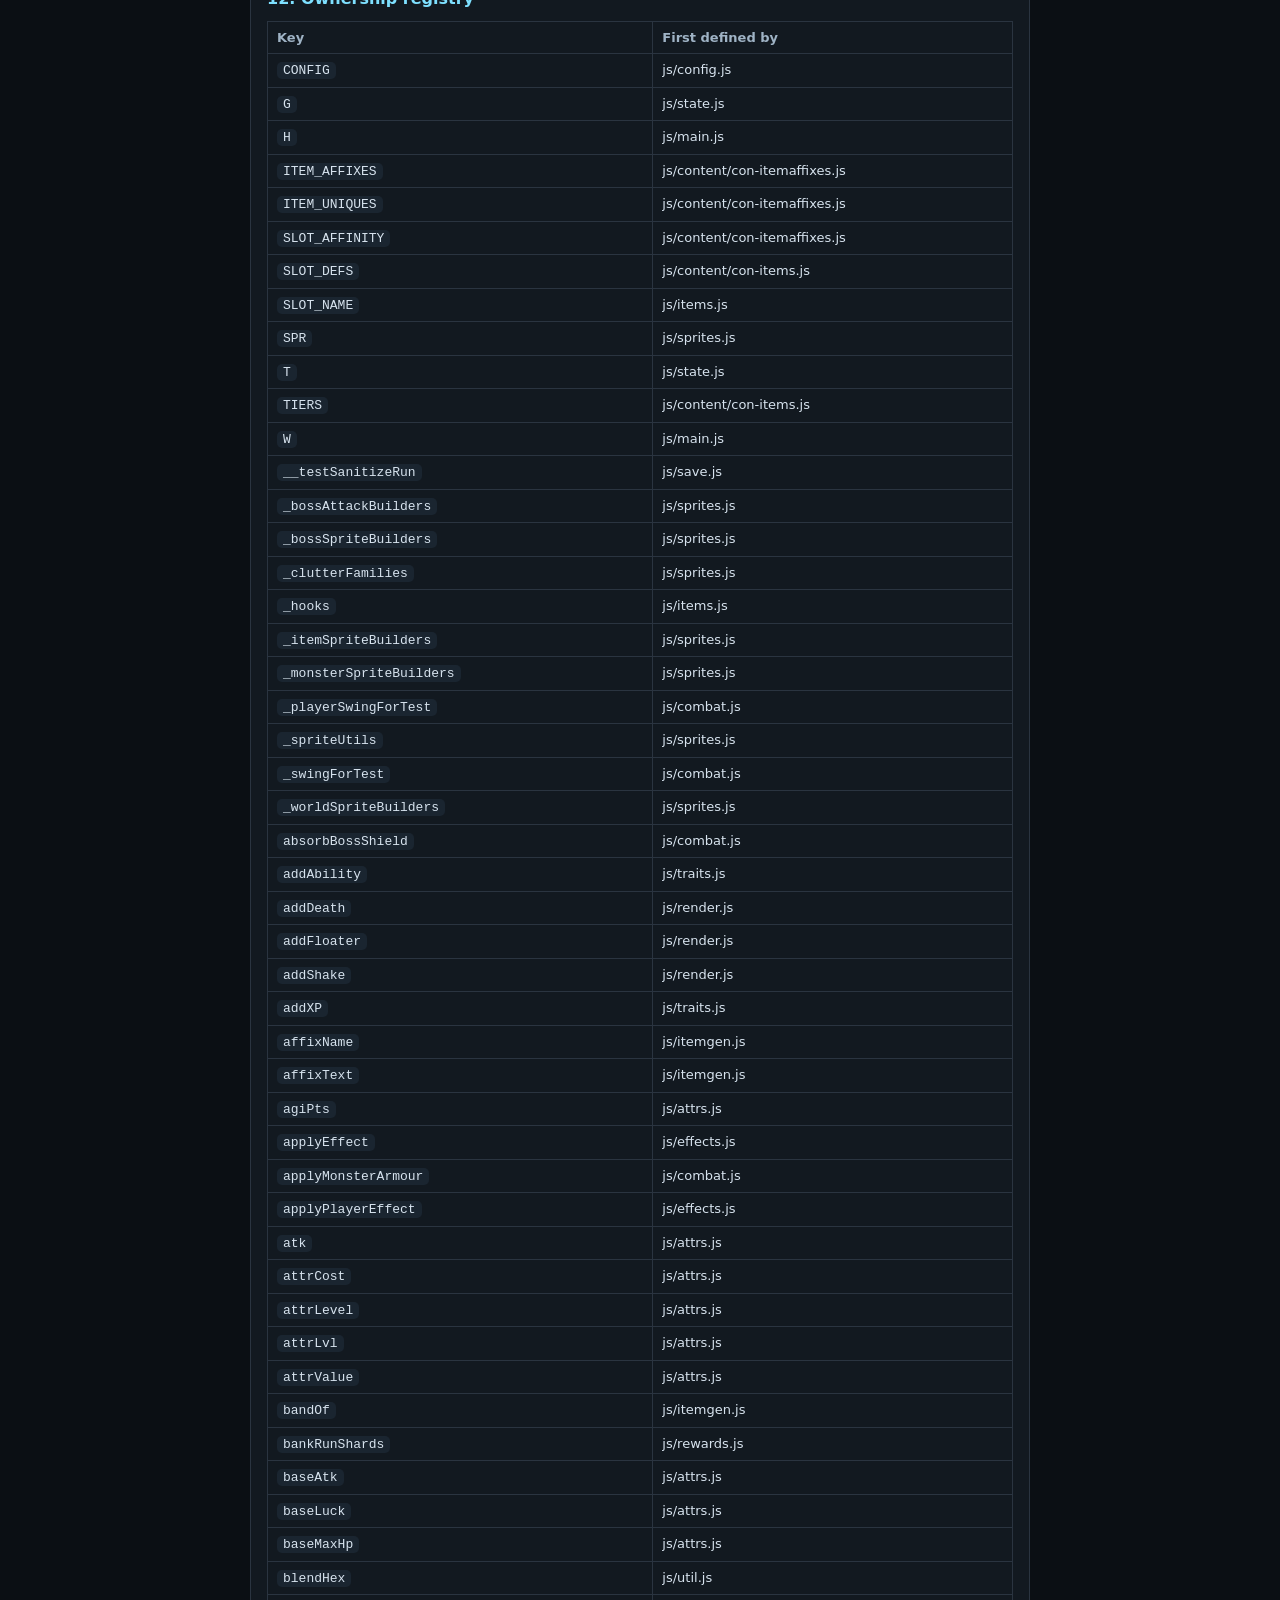
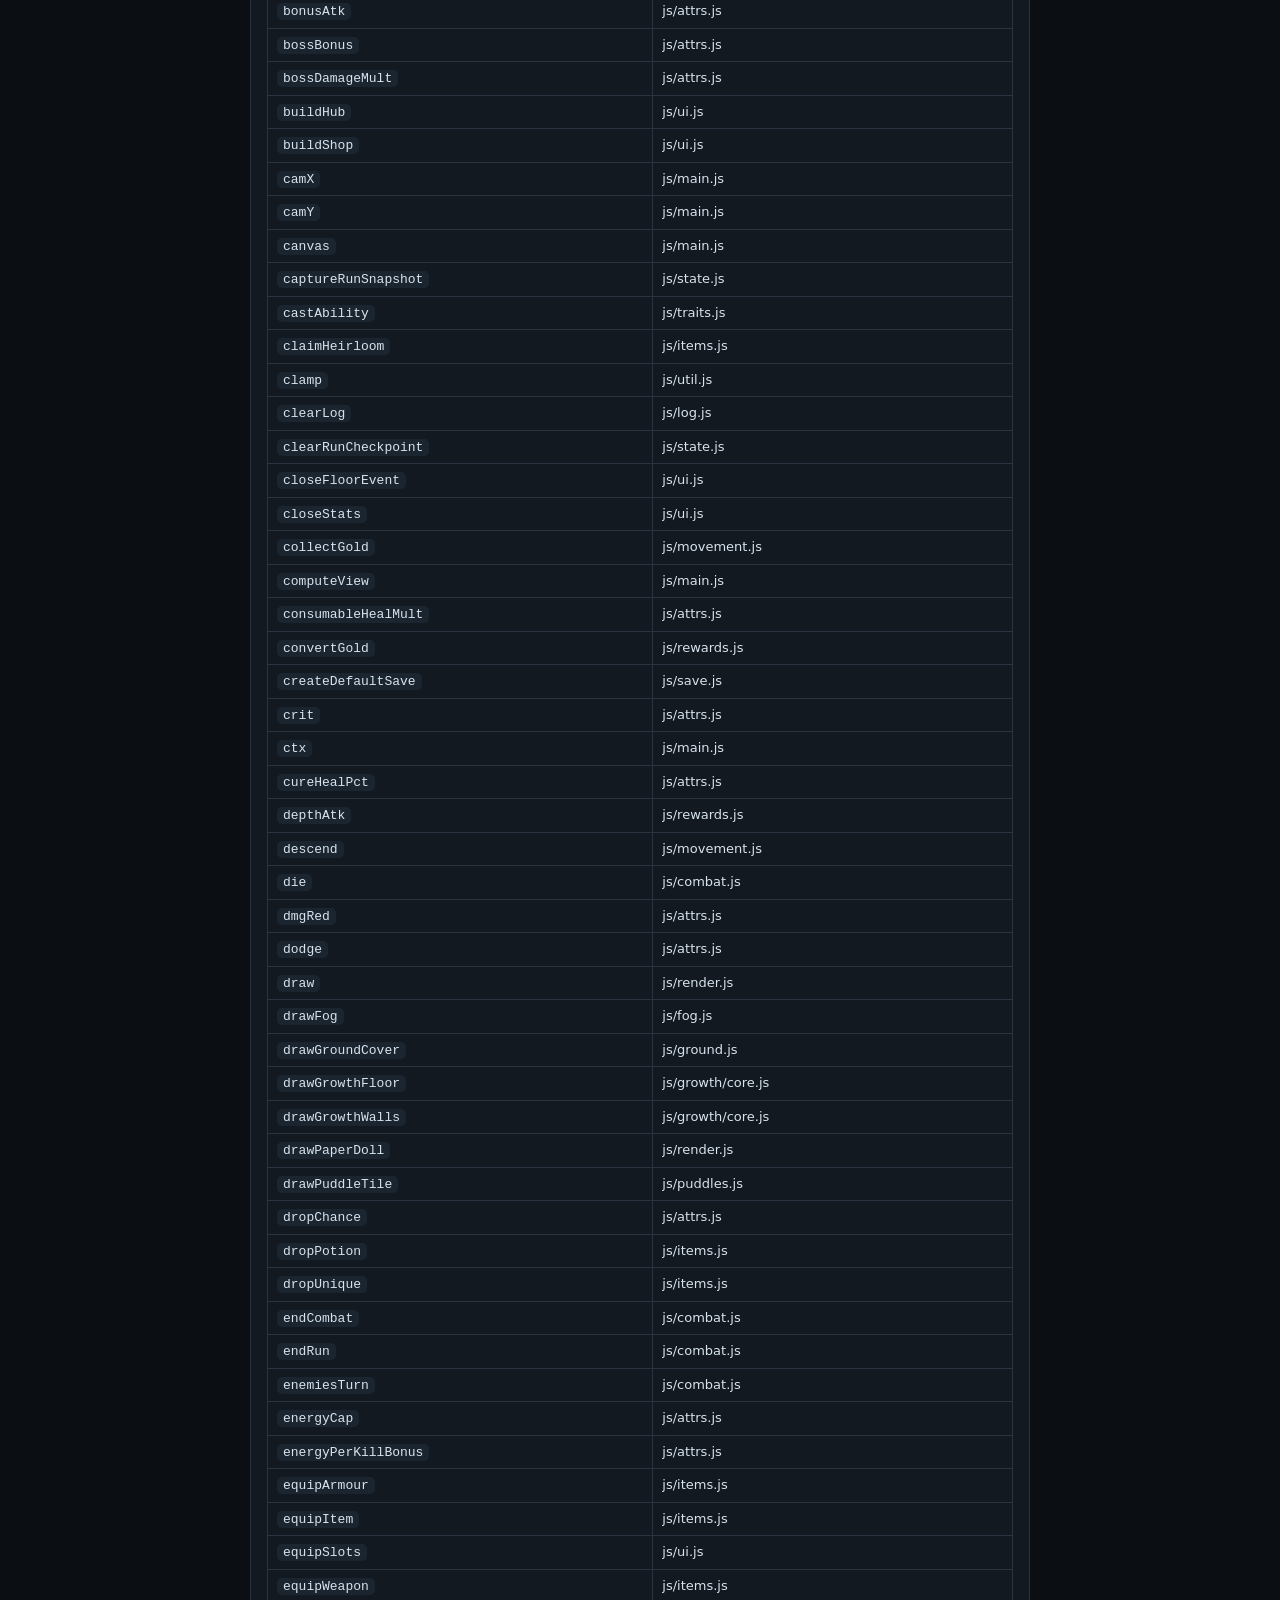
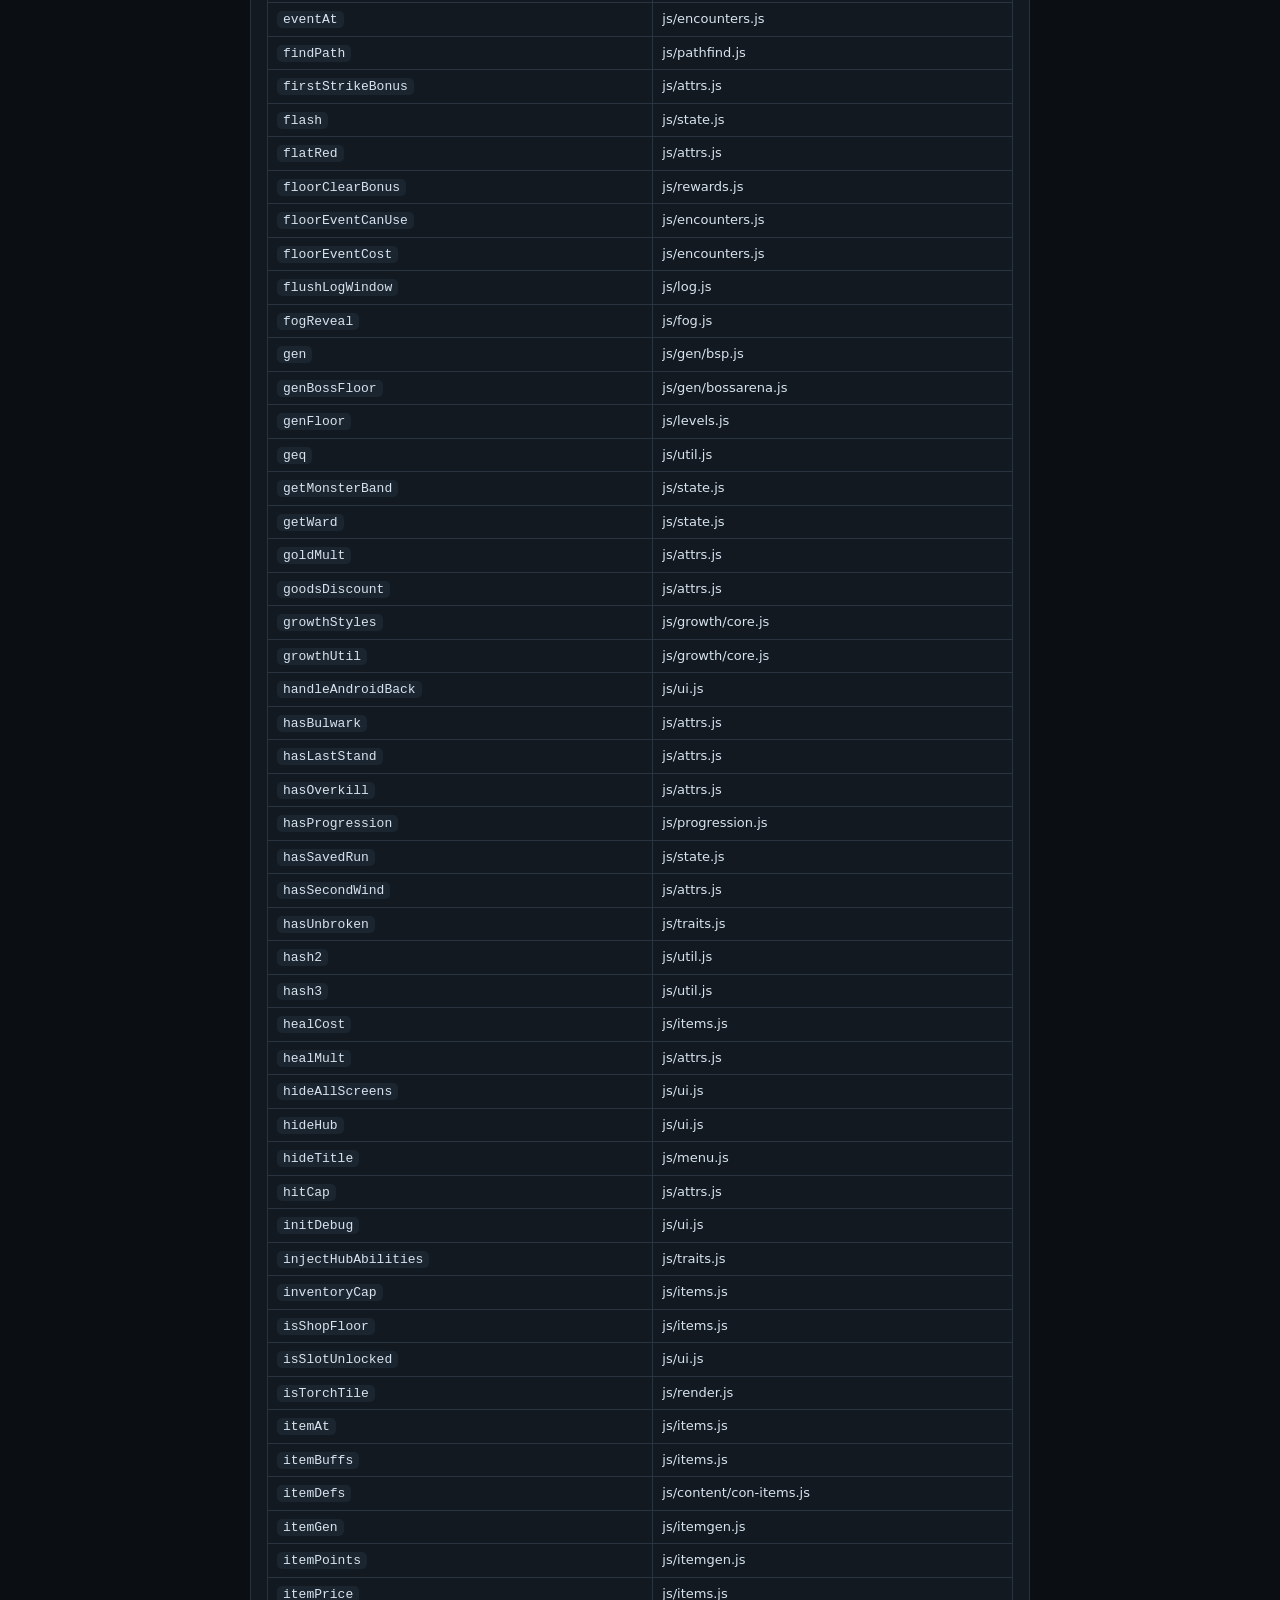
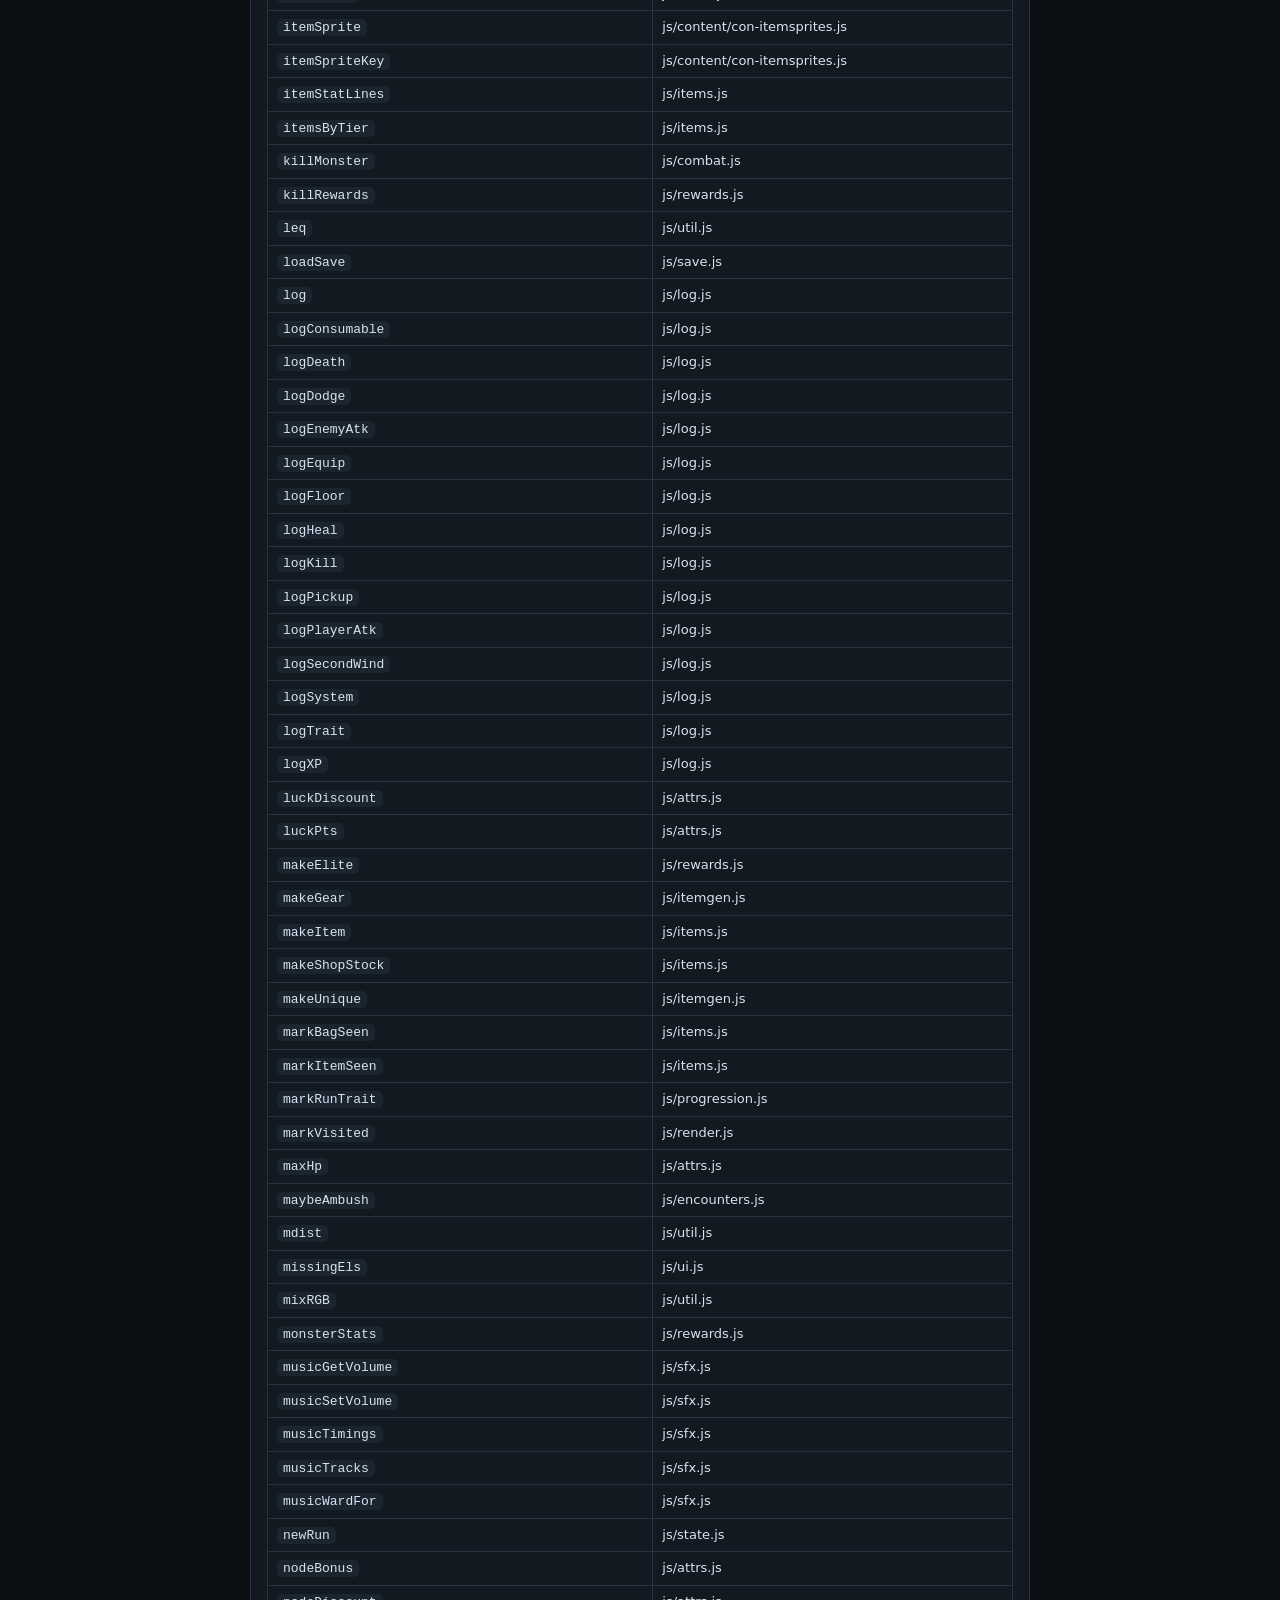
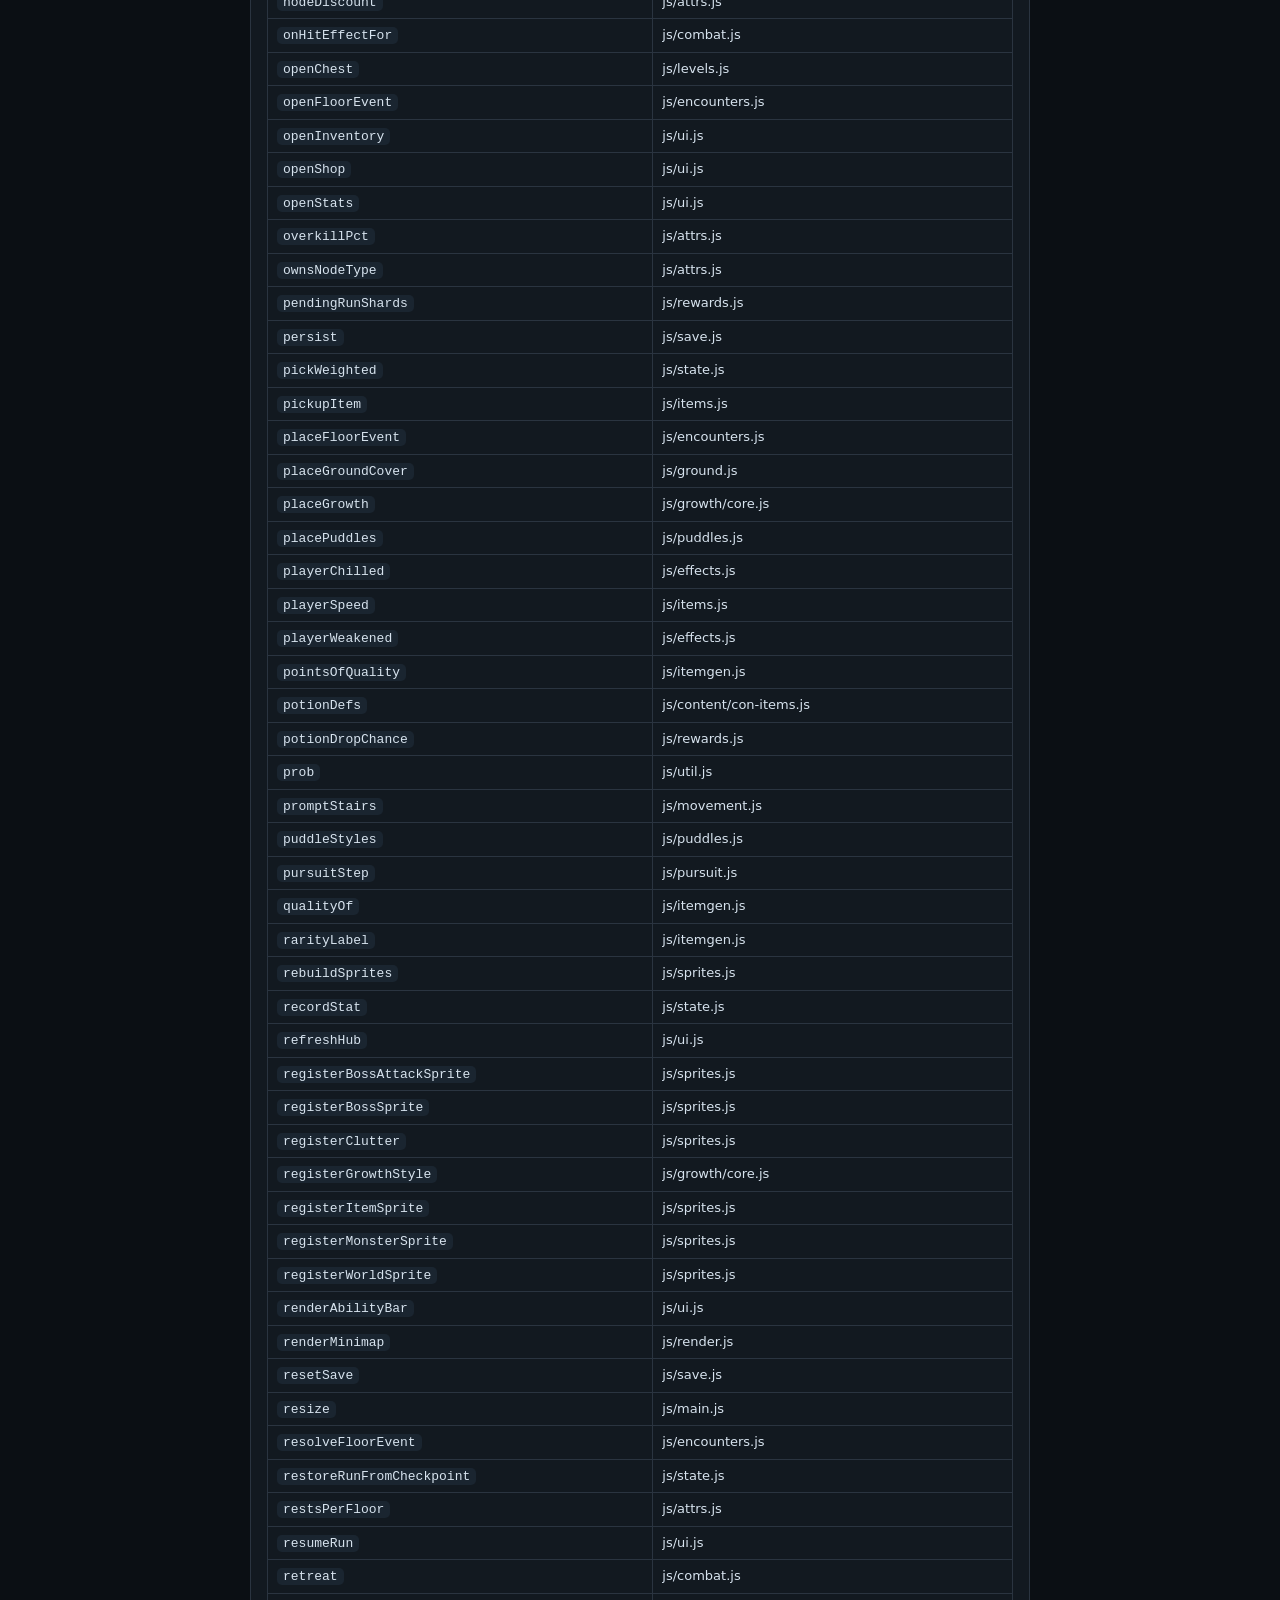
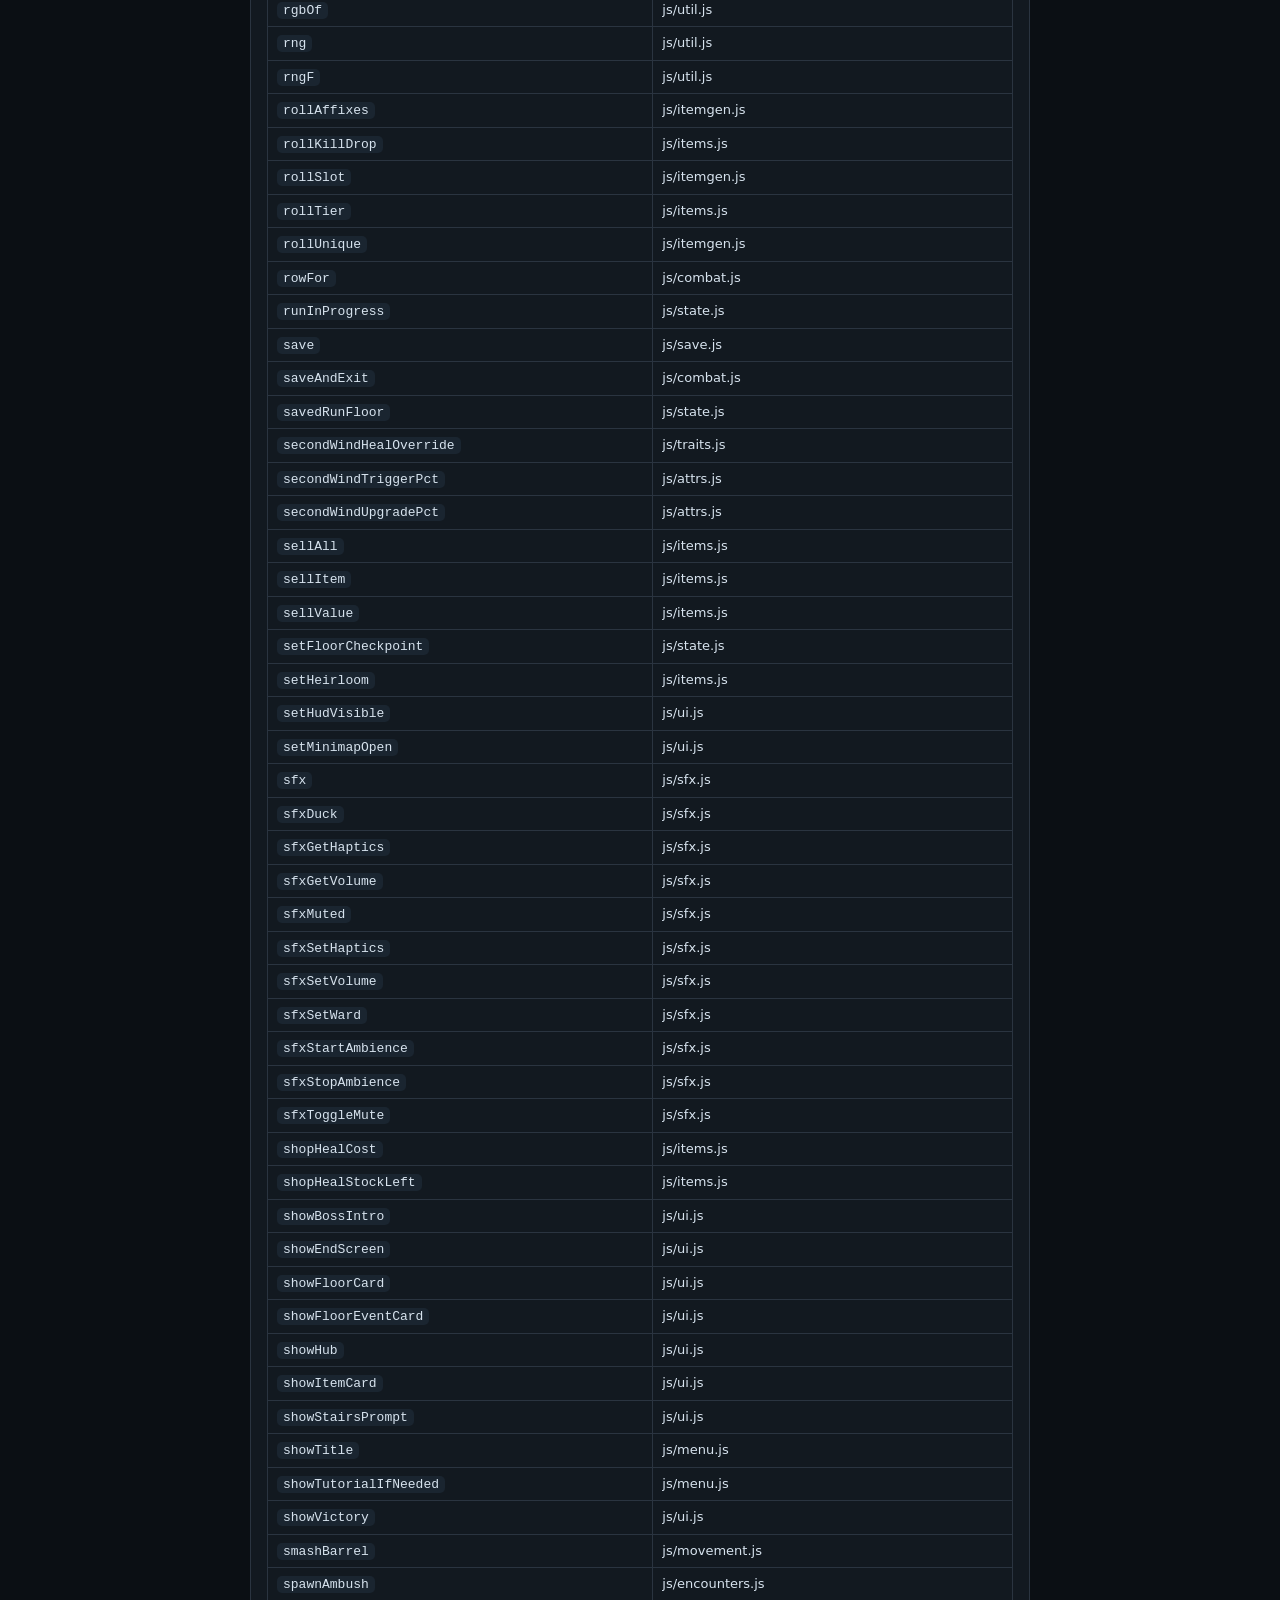
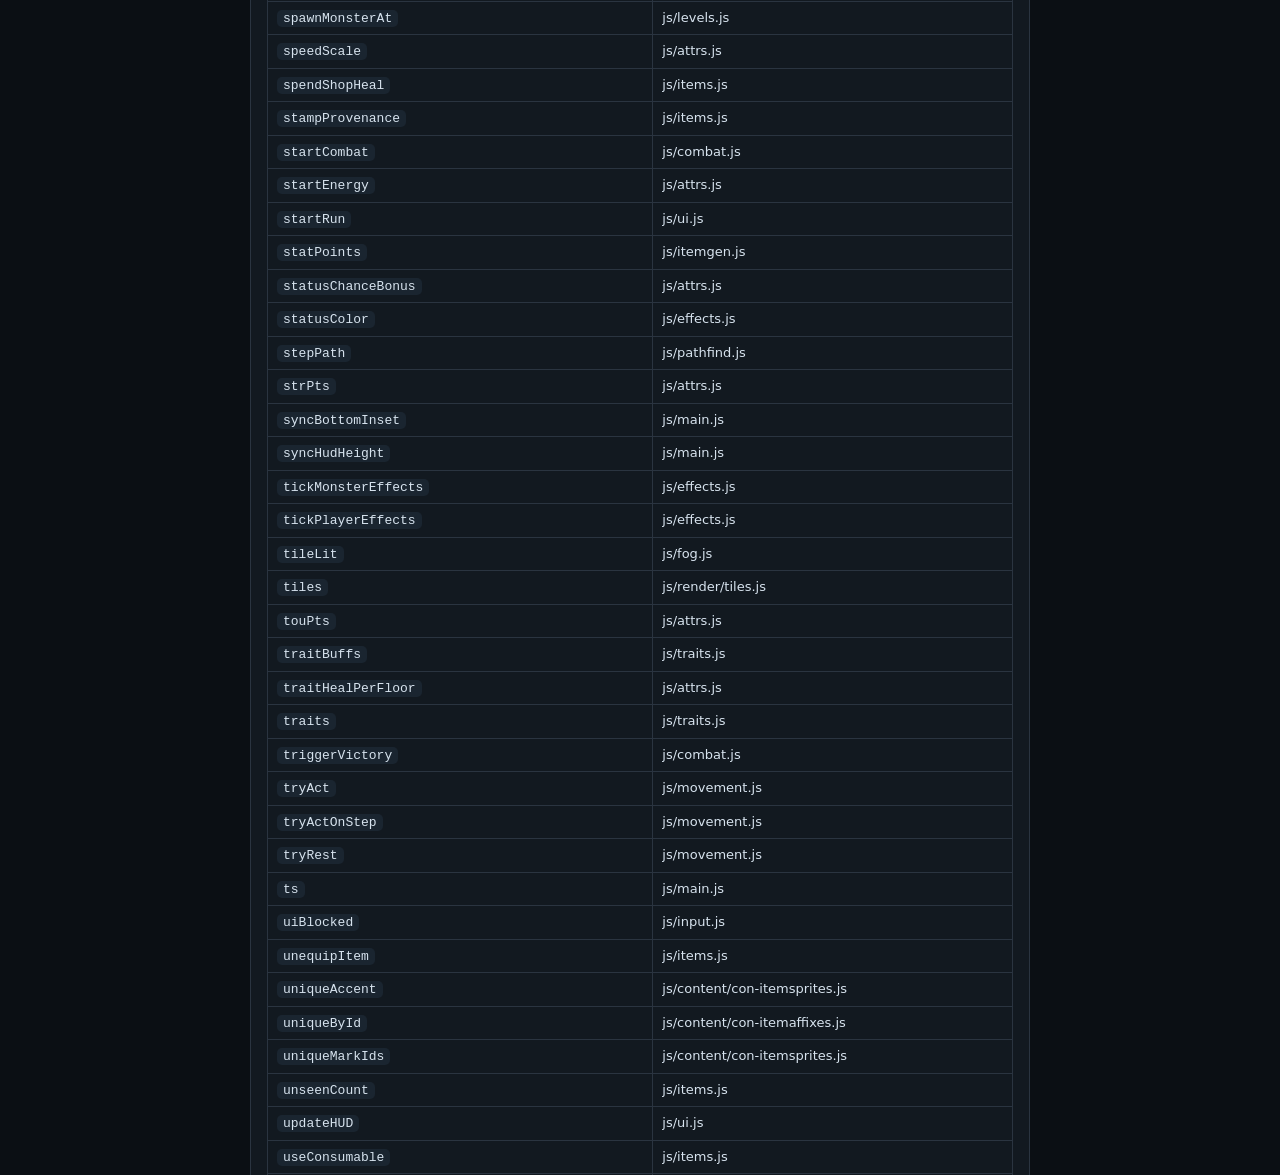
<file: test.html>
<!DOCTYPE html>
<html lang="en">
<head>
<meta charset="UTF-8">
<meta name="viewport" content="width=device-width,initial-scale=1">
<title>underward — test</title>
<style>
  body{background:#0b0f14;color:#d7e3ee;font-family:system-ui,sans-serif;padding:20px;font-size:15px;line-height:1.5;}
  h1{font-size:22px;margin:0 0 4px;}
  .sub{color:#7f94a8;font-size:13px;margin-bottom:18px;}
  .section{margin:18px 0;padding:14px 16px;border:1px solid #2a3440;border-radius:12px;background:#121920;}
  .section h2{margin:0 0 10px;font-size:16px;color:#7ee0ff;}
  .pass{color:#7ee08a;font-weight:700;}
  .fail{color:#ff7a7a;font-weight:700;}
  .warn{color:#ffd75e;font-weight:700;}
  code{background:#1a2530;padding:1px 6px;border-radius:5px;font-size:13px;}
  table{border-collapse:collapse;width:100%;font-size:13px;margin-top:8px;}
  td,th{border:1px solid #2a3440;padding:6px 9px;text-align:left;vertical-align:top;}
  th{color:#9fb3c5;font-weight:700;}
  .dup{color:#ff7a7a;}
  .missing{color:#ff9a7a;}
  #results{max-width:780px;margin:0 auto;}
</style>
</head>
<body>
<div id="results">
  <h1>underward · test</h1>
  <div class="sub">Loads every script in current index.html order, checks ownership/duplicates, then runs functional checks: movement/rest regression, null-G safety, floor generation, and content registries. Must be served over http (GitHub Pages), not opened from disk.</div>
  <div id="console"></div>
</div>

<div style="display:none" id="fixtures">
  <canvas id="canvas" width="800" height="600"></canvas>
  <canvas id="minimap" width="170" height="170"></canvas>
  <canvas id="charCanvas" width="200" height="260"></canvas>

  <div id="hud">
    <div id="hudBars">
      <div class="hud-bar hp"><div class="bar-track"><div id="hudHpFill" class="bar-fill"></div></div><span id="hudHp"></span></div>
      <div class="hud-bar en"><div class="bar-track"><div id="hudEnFill" class="bar-fill"></div></div><span id="hudEnergy"></span></div>
      <div class="hud-bar xp"><span id="hudLevel"></span><div class="bar-track"><div id="hudXpFill" class="bar-fill"></div></div><span id="hudXp"></span></div>
    </div>
    <div id="hudMeta">
      <span class="stat"><span class="hud-floor-lbl">FLOOR</span><span id="hudFloor"></span></span>
      <span class="stat rest-pips"><span class="sico">💤</span><div id="restDots"></div></span>
      <span id="hudGold"></span><span id="hudShards"></span>
    </div>
  </div>
  <div id="hudActions">
    <button id="statsBtn"></button><button id="minimapBtn"></button>
    <button id="gearBtn"></button><button id="invBtn"></button>
  </div>
  <div id="statsOverlay" class="overlay"><h2>CHARACTER</h2><div id="statsList"></div><button id="statsCloseBtn"></button></div>

  <div id="abilityBar"></div>
  <div id="minimapWrap"></div>
  <div id="combatVignette"></div>

  <div id="logPanel"><button id="logExpandBtn"></button><div id="combatLog"></div></div>
  <div id="logWindow"><div id="logWindowHeader"><button id="logWindowClose"></button></div><div id="logWindowContent"></div></div>

  <div id="floorCard"><div id="floorCardInner"><span id="floorCardNum"></span><span id="floorCardName"></span></div></div>
  <div id="bossIntroOverlay"><div id="bossIntroCard"><span id="bossIntroWarning"></span><span id="bossIntroName"></span><span id="bossIntroTitle"></span><span id="bossIntroFlavour"></span></div></div>

  <div id="stairsPrompt"><div id="stairsCard"><button id="stairsYes"></button><button id="stairsNo"></button></div></div>

  <div id="eventScreen" class="overlay"><h1 id="eventTitle"></h1><p id="eventFlavour"></p>
    <div id="eventOptions"></div><button id="eventLeaveBtn"></button></div>

  <div id="itemCardOverlay"><div id="itemCard">
    <div id="icHeader"><div><div id="icName"></div><div id="icNameSub"></div><div id="icTier"></div></div><button id="icCloseBtn"></button></div>
    <div id="icFlavour"></div><div id="icStats"></div>
    <div id="icButtons"><button id="icPrimaryBtn"></button><button id="icTertiaryBtn"></button><button id="icSecondaryBtn"></button></div>
  </div></div>

  <div id="inventoryScreen"><div class="inv-header"><button id="invCloseBtn2"></button></div>
    <div id="equipRack"></div><div id="invCarriedGrid"></div></div>

  <div id="levelupScreen"><div id="levelupChoices"></div></div>

  <div id="shopScreen"><span id="shopGold"></span><span id="shopGreeting"></span>
    <div id="shopStock"></div><button id="shopHealBtn"></button><button id="shopLeaveBtn"></button></div>

  <div id="titleScreen"><h1 id="titleWord" data-text="underward"></h1><div id="titleButtons"><button id="titleContinueBtn"></button><button id="titleHubBtn"></button><button id="titleSettingsBtn"></button></div><div id="titleSettingsPane"><button id="titleMuteBtn"></button><input type="range" id="titleVolumeSlider"><input type="range" id="titleMusicSlider"><button id="titleHapticsBtn"></button><button id="titleSettingsClose"></button><button id="titleResetBtn"></button><div id="titleResetConfirm"><p id="titleResetNote"></p><button id="titleResetYes"></button><button id="titleResetNo"></button></div><p id="titleResetDone"></p></div></div>

  <div id="hubScreen"><span id="hubShards"></span><div id="hubTabs"></div>
    <div class="shop" id="shop"></div><div id="treePanel"></div><button id="startBtn"></button><button id="hubTitleBtn"></button></div>

  <div id="victoryScreen"><span id="victoryShards"></span><div id="victorySummary"></div>
    <button id="victoryContinue"></button><button id="victoryHub"></button></div>

  <!-- h1 kept: showEndScreen() does deathScreen.querySelector("h1") -->
  <div id="deathScreen"><h1>YOU DIED</h1><div id="deathInfo"></div><div id="deathQuote"></div>
    <div id="deathSummary"></div><span id="deathShards"></span>
    <div id="heirloomBox"><div id="heirloomList"></div></div>
    <button id="deathBtn"></button></div>

  <!-- Keep this mirroring index.html's pause card exactly. ui.js looks up every
       id here at load time, so an element added to the game but not here shows up
       as a "missing element" (§9) even though the game itself is perfectly fine. -->
  <div id="pauseMenu"><div id="pauseCard">
    <button id="muteBtn"></button>
    <input type="range" id="volumeSlider" min="0" max="1" step="0.05" value="0.55">
    <input type="range" id="musicSlider" min="0" max="1" step="0.05" value="0.30">
    <button id="hapticsBtn" class="pause-toggle">ON</button>
    <button id="pauseSaveBtn"></button>
    <button id="pauseRetreatBtn"></button>
    <button id="pauseCloseBtn"></button>
  </div></div>

  <div id="debugPanel">
    <select id="dbgFloor"></select>
    <button id="dbgGo"></button><button id="dbgGold"></button><button id="dbgShards"></button>
    <button id="dbgHeal"></button><button id="dbgLowHp"></button><button id="dbgPoison"></button>
    <button id="dbgBleed"></button><button id="dbgBurn"></button><button id="dbgWeaken"></button>
    <button id="dbgElite"></button><button id="dbgXP"></button><button id="dbgShop"></button>
    <button id="dbgVictory"></button><button id="dbgDeath"></button><button id="dbgRender"></button>
    <button id="dbgDump"></button><button id="dbgReset"></button>
  </div>
</div>

<script>
/* ── stubs for canvas (Android/headless safe) ─────────────────── */
function makeCtx(){
  var gradient = { addColorStop: function(){} };
  return new Proxy(function(){}, {
    get: function(t, p){
      if (p === "createLinearGradient" || p === "createRadialGradient" || p === "createPattern") return function(){ return gradient; };
      if (p === "measureText") return function(){ return { width: 0 }; };
      if (p === "canvas") return {};
      return function(){};
    },
    set: function(t, p, v){ t[p] = v; return true; }
  });
}
var canvases = document.querySelectorAll("canvas");
for (var c = 0; c < canvases.length; c++) canvases[c].getContext = function(){ return makeCtx(); };
window.requestAnimationFrame = function(){};
window.cancelAnimationFrame = function(){};

/* The engine records an in-progress-run checkpoint on each floor entry (§6.12). This page
   generates 50 floors, so suppression stops it stamping over the real save's run slot — and
   stops it leaving a bogus run behind for the game to offer as "FLOOR 1". */
window.Delve = window.Delve || {};
window.Delve._suppressCheckpoint = true;

/* ── output helpers ───────────────────────────────────────────── */
var outBox = document.getElementById("console");
function out(html){ outBox.insertAdjacentHTML("beforeend", html); }
function sec(title){
  var id = "sec" + (sec.n = (sec.n || 0) + 1);
  out('<div class="section"><h2>' + title + '</h2><div id="' + id + '"></div></div>');
  return document.getElementById(id);
}

/* ── load order ──────────────────────────────────────────────────
   Read from js/manifest.js — the one place that declares the order. This page
   used to keep its own hand-copied FILES[] array, which drifted from
   index.html (that drift is what §1 was written to detect). Now §1 compares
   index.html against the manifest itself, so there is only ever one list. */
var FILES = (function(){
  try {
    var m = new XMLHttpRequest();
    m.open("GET", "js/manifest.js?v=" + Date.now(), false);
    m.send();
    if (m.status === 200 || m.status === 0){
      (new Function(m.responseText))();
      if (window.Delve && Object.prototype.toString.call(window.Delve.MANIFEST) === "[object Array]"){
        return window.Delve.MANIFEST.slice();
      }
    }
  } catch(eMf){}
  return [];
})();
if (!FILES.length){
  out('<div class="fail">✗ Could not read js/manifest.js — this page must be served over http, not opened from disk.</div>');
}

// overlays that must be closed before the uiBlocked test, in case an earlier
// section left one open (e.g. showBossIntro fires on floors 10 and 20)
var ALL_OVERLAYS = ["titleScreen","hubScreen","deathScreen","inventoryScreen","shopScreen","victoryScreen",
  "stairsPrompt","bossIntroOverlay","itemCardOverlay","logWindow","pauseMenu","levelupScreen"];

// ── Expected ownership for functions that moved during the migration. ──
// §3 alone cannot tell a misfiled function from a correctly filed one: it only
// checks that the name exists SOMEWHERE. This map is the ownership assertion.
// If a key here goes red, either a move was reverted or a definition was
// duplicated into the wrong file.
var EXPECT_OWNER = {
  "Delve.move.tryAct":            ["tryAct", "js/movement.js"],
  "Delve.move.tryActOnStep":      ["tryActOnStep", "js/movement.js"],
  "Delve.move.tryRest":           ["tryRest", "js/movement.js"],
  "Delve.move.smashBarrel":       ["smashBarrel", "js/movement.js"],
  "Delve.move.collectGold":       ["collectGold", "js/movement.js"],
  "Delve.move.descend":           ["descend", "js/movement.js"],
  "Delve.move.promptStairs":      ["promptStairs", "js/movement.js"],
  "Delve.rewards.convertGold":    ["convertGold", "js/rewards.js"],
  "Delve.rewards.killRewards":    ["killRewards", "js/rewards.js"],
  "Delve.rewards.floorClearBonus":["floorClearBonus", "js/rewards.js"],
  "Delve.rewards.makeElite":      ["makeElite", "js/rewards.js"],
  "Delve.rewards.monsterStats":   ["monsterStats", "js/rewards.js"],
  // "Delve.rewards.applyBossBonus" removed 16 Oct — boss rewards are flat, no percentage.
  "Delve.combat.rowFor":          ["rowFor", "js/combat.js"],
  "Delve.combat.onHitEffectFor":  ["onHitEffectFor", "js/combat.js"],
  "Delve.combat.startCombat":     ["startCombat", "js/combat.js"],
  "Delve.combat.killMonster":     ["killMonster", "js/combat.js"],
  "Delve.combat.triggerVictory":  ["triggerVictory", "js/combat.js"],
  "Delve.combat.endRun":          ["endRun", "js/combat.js"],
  "Delve.render.drawPaperDoll":   ["drawPaperDoll", "js/render.js"],
  "Delve.render.markVisited":     ["markVisited", "js/render.js"],
  "Delve.render.renderMinimap":   ["renderMinimap", "js/render.js"],
  "Delve.items.makeShopStock":    ["makeShopStock", "js/items.js"],
  "Delve.items.shopHealCost":     ["shopHealCost", "js/items.js"],
  "Delve.items.isShopFloor":      ["isShopFloor", "js/items.js"],
  "Delve.items.healCost":         ["healCost", "js/items.js"],
  "Delve.levels.genFloor":        ["genFloor", "js/levels.js"],
  "Delve.levels.genBossFloor":    ["genBossFloor", "js/gen/bossarena.js"],
  "Delve.levels.openChest":       ["openChest", "js/levels.js"],
  "Delve.state.rng":              ["rng", "js/state.js"],
  "Delve.state.mdist":            ["mdist", "js/state.js"],
  "Delve.state.newRun":           ["newRun", "js/state.js"],
  "Delve.state.recordStat":       ["recordStat", "js/state.js"]
};

var ownership = {};
var dupes = {};
var errors = [];
var parityFailures = 0;
var extraFailures = 0;
var bossSpriteFailures = 0;
var floorFailures = 0;
var movementFailures = 0;
var domFailures = 0;
var ownershipFailures = 0;
var missing = [];

/* ── 0. Load every file IN ORDER with per-file diff ───────────── */
var s0 = sec("0. Load order &amp; ownership");
FILES.forEach(function(file){
  var before = Object.keys(window.Delve || {});
  var loaded = false;
  try {
    var xhr = new XMLHttpRequest();
    xhr.open("GET", file + "?v=" + Date.now(), false);
    xhr.send();
    if (xhr.status !== 200 && xhr.status !== 0){
      errors.push(file + " — HTTP " + xhr.status);
      s0.insertAdjacentHTML("beforeend", '<div class="fail">✗ ' + file + ' — HTTP ' + xhr.status + ' (missing at this path?)</div>');
    } else {
      (new Function(xhr.responseText))();
      loaded = true;
    }
  } catch (err){
    errors.push(file + " — " + err.message);
    s0.insertAdjacentHTML("beforeend",
      '<div class="fail">✗ ' + file + ' — <b>' + err.message + '</b></div>');
  }
  if (loaded){
    var after = Object.keys(window.Delve || {});
    var added = [];
    after.forEach(function(k){
      if (before.indexOf(k) < 0){
        added.push(k);
        if (ownership[k]) (dupes[k] = dupes[k] || []).push(file);
        else ownership[k] = file;
      }
    });
    s0.insertAdjacentHTML("beforeend",
      '<div class="pass">✓ ' + file + ' <span style="color:#9fb3c5">(' + added.length + ' new)</span></div>');
  }
});

s0.insertAdjacentHTML("beforeend",
  '<div style="color:#9fb3c5;font-size:13px;margin-top:6px">loaded ' + FILES.length +
  ' files · ' + Object.keys(ownership).length + ' Delve.* symbols</div>');

if (typeof window.Delve.draw === "function") window.Delve.draw = function(){};

/* ── 1. index.html script tag parity (duplicate-aware) ────────── */
var s1 = sec("1. index.html script tag parity");
try {
  var idxText = null;
  try {
    var ix = new XMLHttpRequest();
    ix.open("GET", "index.html?v=" + Date.now(), false);
    ix.send();
    if (ix.status === 200 || ix.status === 0) idxText = ix.responseText;
  } catch(eIdx){ idxText = null; }

  if (!idxText){
    s1.innerHTML = '<div class="warn">Could not read index.html (serve over http). Parity not verified.</div>';
  } else {
    // Strip HTML comments so a commented-out script tag cannot count, then read
    // only real <script src="..."> attributes. Any path prefix (e.g.
    // "/underward/js/config.js") is normalised down to "js/config.js".
    var stripped = idxText.replace(/<!--[\s\S]*?-->/g, "");
    var refs = [];
    var scriptRe = /<script\b[^>]*\bsrc\s*=\s*["']([^"']+)["'][^>]*>/gi;
    var sm;
    while ((sm = scriptRe.exec(stripped)) !== null){
      var src = sm[1].split("?")[0];
      var at = src.indexOf("js/");
      if (at >= 0) refs.push(src.slice(at));
    }

    var seen = {}, live = [], repeated = [];
    refs.forEach(function(f){
      if (seen[f]) repeated.push(f);
      else { seen[f] = 1; live.push(f); }
    });

    var mismatch = (live.length !== FILES.length);
    if (!mismatch){
      for (var fi = 0; fi < live.length; fi++){
        if (live[fi] !== FILES[fi]){ mismatch = true; break; }
      }
    }

    var head = '<div style="color:#9fb3c5;font-size:13px;margin-bottom:6px">' +
      'script tags found: ' + refs.length + ' · unique: ' + live.length +
      ' · expected: ' + FILES.length + '</div>';

    if (repeated.length){
      var uniqRep = [];
      repeated.forEach(function(r){ if (uniqRep.indexOf(r) < 0) uniqRep.push(r); });
      head += '<div class="fail">✗ Duplicated in index.html: ' + uniqRep.join(", ") +
        ' — each script must appear exactly once.</div>';
    }

    if (!mismatch && !repeated.length){
      s1.innerHTML = head + '<div class="pass">✓ index.html loads exactly these ' + live.length +
        ' scripts, in this order — FILES[] matches live.</div>';
    } else {
      parityFailures = 1;
      s1.innerHTML = head + '<div class="fail">FILES[] has drifted from index.html.</div>' +
        '<table><tr><th>#</th><th>test.html FILES[]</th><th>index.html (first occurrence)</th></tr>';
      var maxN = Math.max(live.length, FILES.length);
      for (var n = 0; n < maxN; n++){
        var a = FILES[n] || "—", b = live[n] || "—";
        var cls = (a === b) ? "" : ' class="dup"';
        s1.innerHTML += '<tr' + cls + '><td>' + n + '</td><td>' + a + '</td><td>' + b + '</td></tr>';
      }
      s1.innerHTML += '</table>';
    }
  }
} catch (err){
  parityFailures = 1;
  s1.innerHTML = '<div class="fail">Parity check aborted: ' + err.message + '</div>';
}

/* ── 2. Duplicate definitions ────────────────────────────────── */
var s2 = sec("2. Duplicate definitions");
var dupKeys = Object.keys(dupes);
if (!dupKeys.length) s2.innerHTML = '<div class="pass">✓ No duplicates — single ownership holds.</div>';
else {
  s2.innerHTML = '<div class="warn">Re-defined (last file wins):</div><table><tr><th>Key</th><th>First defined in</th><th>Re-defined by</th></tr>';
  dupKeys.forEach(function(k){
    s2.innerHTML += '<tr><td class="dup">' + k + '</td><td>' + ownership[k] + '</td><td>' + dupes[k].join(", ") + '</td></tr>';
  });
  s2.innerHTML += '</table>';
}

/* ── 3. Required functions, objects & OWNERSHIP ──────────────── */
var s3 = sec("3. Required functions, objects &amp; ownership");
var REQUIRED_FN = [
  "newRun","genFloor","genBossFloor","openChest","maxHp","atk","dmgRed","dodge","crit",
  "luckPts","agiPts","touPts","strPts","baseAtk","baseLuck",
  "equipItem","unequipItem","useConsumable","itemStatLines","itemBuffs",
  "makeItem","rollTier","pickupItem","playerSpeed","wardOf",
  "killRewards","floorClearBonus","makeElite","startCombat","endCombat",
  "tryAct","tryActOnStep","smashBarrel","collectGold",
  "triggerVictory","tryRest","descend","promptStairs","die","retreat","convertGold",
  "recordStat","addFloater","updateHUD","renderMinimap","drawPaperDoll",
  "refreshHub","openInventory","openShop","buildShop","makeShopStock","shopHealCost",
  "applyEffect","applyPlayerEffect","tickPlayerEffects","statusColor",
  "registerBossSprite","rebuildSprites","castAbility","addXP","addAbility",
  "logXP","logKill","logSystem","logFloor","hasProgression","markRunTrait",
  "injectHubAbilities","persist","isShopFloor","healCost","getWard","getMonsterBand",
  "findPath","stepPath","uiBlocked","rowFor","onHitEffectFor","markVisited","isTorchTile",
  "hasSavedRun","savedRunFloor","resumeRun","restoreRunFromCheckpoint",
  "setFloorCheckpoint","clearRunCheckpoint","captureRunSnapshot","addDeath","saveAndExit",
  "placeGroundCover","drawGroundCover","placeGrowth","drawGrowthFloor","drawGrowthWalls",
  "placePuddles","drawPuddleTile",
  "registerWorldSprite","registerClutter",
  "registerMonsterSprite","absorbBossShield"
];
// Non-function globals. `save` lives here, NOT in REQUIRED_FN — Delve.save is
// the DATA object, so a typeof==="function" check could never pass.
var REQUIRED_OBJ = [
  "CONFIG","save","T","TIERS","SLOT_DEFS","itemDefs","potionDefs","SPR","_hooks"
];

var missingFn = REQUIRED_FN.filter(function(k){ return typeof window.Delve[k] !== "function"; });
var missingObj = REQUIRED_OBJ.filter(function(k){ return !window.Delve[k]; });
missing = missingFn.concat(missingObj);

// Ownership assertion — the check §3 could not make before.
var ownerBad = [];
Object.keys(EXPECT_OWNER).forEach(function(label){
  var key = EXPECT_OWNER[label][0], want = EXPECT_OWNER[label][1];
  var got = ownership[key];
  if (got !== want) ownerBad.push(label + " → " + (got || "NOT DEFINED") + " (expected " + want + ")");
});
ownershipFailures = ownerBad.length;

if (!missing.length && !ownerBad.length){
  s3.innerHTML = '<div class="pass">✓ All ' + REQUIRED_FN.length + ' required functions and ' +
    REQUIRED_OBJ.length + ' required objects present; all ' + Object.keys(EXPECT_OWNER).length +
    ' checked symbols are owned by the expected file.</div>';
} else {
  s3.innerHTML = '';
  if (missingFn.length)  s3.innerHTML += '<div class="fail">Missing functions:</div><div class="missing">' + missingFn.join(", ") + '</div>';
  if (missingObj.length) s3.innerHTML += '<div class="fail">Missing objects:</div><div class="missing">' + missingObj.join(", ") + '</div>';
  if (ownerBad.length)   s3.innerHTML += '<div class="fail">Wrong owner (' + ownerBad.length + '):</div><ul style="margin-left:18px">' +
    ownerBad.map(function(b){ return "<li>" + b + "</li>"; }).join("") + '</ul>';
}

/* ── 4. Content registries (all con- files) ───────────────────── */
var s4 = sec("4. Content registries");
try {
  var cfg = window.Delve.CONFIG, d = window.Delve;
  var needCfg = ["MONSTER_ROSTER","MONSTER_BANDS","BOSS_DEFS","elite","xpKill",
                 "WARDS","BIOMES","TRAITS","PROGRESSION","loot","STATUS_EFFECTS",
                 "statusChance","SLOTS","SLOT_ORDER","ATTRS","WEIGHT","WEAPON_SPEEDS"];
  var needDelve = ["TIERS","SLOT_DEFS","itemDefs","potionDefs"];
  var absentCfg = needCfg.filter(function(k){ return !cfg[k]; });
  var absentDelve = needDelve.filter(function(k){ return !d[k]; });
  var rosterCount = Object.keys(cfg.MONSTER_ROSTER || {}).length;
  var itemCount = Object.keys(d.itemDefs || {}).length;
  var trees = (cfg.PROGRESSION && cfg.PROGRESSION.TREES || []).length;
  var nodeTrees = Object.keys((cfg.PROGRESSION && cfg.PROGRESSION.NODES) || {}).length;
  var abilities = (cfg.TRAITS && cfg.TRAITS.abilities) || [];
  var noData = abilities.filter(function(a){ return !a.data; }).map(function(a){ return a.id; });

  var badWeights = [];
  (cfg.MONSTER_BANDS || []).forEach(function(b, bi){
    Object.keys(b.weights || {}).forEach(function(k){
      if (!cfg.MONSTER_ROSTER[k]) badWeights.push("band " + bi + " → " + k);
    });
  });

  // ── Shard-tree node integrity ──────────────────────────────────
  // The check that would have caught the ~23 inert nodes. Every node's `type`
  // must be one the engine actually consumes, and every node needs its identity
  // fields. A bad type used to be ignored in silence: the card cost shards and
  // changed nothing. Adding a NEW type means wiring the engine AND listing it
  // here (same maintenance trade-off as EXPECT_OWNER in §3).
  var NODE_TYPES = ["slotUnlock","inventory","ability","abilityRank","flatAtk","flatHp",
    "flatRed","flatStat","flatDodge","startGold","startLevel","startItem","startConsumable",
    "startKit","startEnergy","healPct","restPlus","dropPlus","goldPlus","discount",
    "chestGuarantee","chestTierUp","killEnergy","energyCostPct","consumableHeal","cureHeal",
    "bossDamage","statusUp","overkillPct","secondWindPct","secondWindTriggerPct","ironWill"];
  var badNodes = [];
  var nodeTotal = 0;
  var nodeTreesCfg = (cfg.PROGRESSION && cfg.PROGRESSION.NODES) || {};
  Object.keys(nodeTreesCfg).forEach(function(tree){
    (nodeTreesCfg[tree] || []).forEach(function(nd){
      nodeTotal++;
      var where = tree + "/" + (nd && nd.id ? nd.id : "?");
      if (!nd || !nd.id || !nd.name || !nd.desc || nd.cost === undefined || nd.tier === undefined){
        badNodes.push(where + " — missing id/name/desc/cost/tier");
      } else if (NODE_TYPES.indexOf(nd.type) < 0){
        badNodes.push(where + " — type '" + nd.type + "' is not consumed by the engine");
      }
    });
  });

  // ── Biome identity ─────────────────────────────────────────────
  // Every area must declare its decoration family. Without this a new ward
  // silently renders with the ruins' weeds — the same class of silent gap the
  // shard-tree check catches.
  var CLUTTER_SETS = ["ruins", "blackvein", "frost", "ossuary", "forge"];
  var badBiomes = [];
  (cfg.BIOMES || []).forEach(function(bm, bi){
    var nm = bm.name || ("biome " + bi);
    if (CLUTTER_SETS.indexOf(bm.clutter) < 0)
      badBiomes.push(nm + " — clutter '" + bm.clutter + "' (expected one of " + CLUTTER_SETS.join("/") + ")");
    if (bm.groundCover && !(d.SPR && d.SPR.world && d.SPR.world[bm.groundCover]))
      badBiomes.push(nm + " — groundCover names '" + bm.groundCover + "', which has no sprite in SPR.world");
    // Growth is one form per biome (js/growth/). A biome that names a style
    // nothing registered silently grows nothing at all.
    var ward = (cfg.WARDS || []).filter(function(w){ return w.biome === bi; })[0];
    if (ward && ward.growth && !(bm.growthStyle && d.growthStyles && d.growthStyles[bm.growthStyle]))
      badBiomes.push(nm + " — grows, but growthStyle '" + bm.growthStyle + "' is not a registered form");
    if (bm.growthStyle && !(d.growthStyles && d.growthStyles[bm.growthStyle]))
      badBiomes.push(nm + " — growthStyle '" + bm.growthStyle + "' has no form in js/growth/");
  });

  // ── Arena dressing integrity ───────────────────────────────────
  // Every ward should have a DRESSING entry, and every key it names must be real
  // art. Without this, a new ward ships an empty arena, or one role silently
  // draws nothing — the same silent-gap class as an unknown shard-tree node type.
  (cfg.WARDS || []).forEach(function(wd){
    if (!(cfg.DRESSING && cfg.DRESSING[wd.id]))
      badBiomes.push("ward " + wd.id + " (" + (wd.name || "?") + ") has no DRESSING[wardId] entry — its arena would be bare");
  });
  Object.keys(cfg.DRESSING || {}).forEach(function(wid){
    var rec = cfg.DRESSING[wid] || {};
    Object.keys(rec).forEach(function(role){
      if (!(d.SPR && d.SPR.world && d.SPR.world[rec[role]]))
        badBiomes.push("DRESSING[" + wid + "]." + role + " names '" + rec[role] + "', which has no sprite in SPR.world");
    });
    // every role should be filled, or those props silently never appear
    ["pillar","banner","wallBit","rubble","bone","cluster"].forEach(function(role){
      if (!rec[role]) badBiomes.push("DRESSING[" + wid + "] has no '" + role + "' — those slots would be empty");
    });
  });

  if (!absentCfg.length && !absentDelve.length && !noData.length && !badWeights.length && !badNodes.length && !badBiomes.length){
    s4.innerHTML = '<div class="pass">✓ All registries loaded — monsters: ' + rosterCount +
      ', items: ' + itemCount + ', trees: ' + trees + ', node trees: ' + nodeTrees +
      ', nodes: ' + nodeTotal + ' (every type consumed)' +
      ', areas: ' + (cfg.BIOMES || []).length + ' (each with its own decor + weather)' +
      ', abilities with data: ' + abilities.length + '/' + abilities.length + '</div>';
  } else {
    extraFailures += absentCfg.length + absentDelve.length + noData.length + badWeights.length + badNodes.length + badBiomes.length;
    s4.innerHTML = '<div class="fail">Content problems:</div>';
    if (absentCfg.length)   s4.innerHTML += '<div class="missing">CONFIG missing: ' + absentCfg.join(", ") + '</div>';
    if (absentDelve.length) s4.innerHTML += '<div class="missing">Delve missing: ' + absentDelve.join(", ") + '</div>';
    if (noData.length)      s4.innerHTML += '<div class="missing">Abilities without data{}: ' + noData.join(", ") + '</div>';
    if (badWeights.length)  s4.innerHTML += '<div class="missing">Band weights with no roster row: ' + badWeights.join(", ") + '</div>';
    if (badNodes.length)    s4.innerHTML += '<div class="missing">Shard-tree nodes with a problem: ' + badNodes.join(", ") + '</div>';
    if (badBiomes.length)   s4.innerHTML += '<div class="missing">Area identity with a problem: ' + badBiomes.join(", ") + '</div>';
  }
} catch (err){
  extraFailures++;
  s4.innerHTML = '<div class="fail">Content check aborted: ' + err.message + '</div>';
}

/* ── 5. Boss data + sprite registry ──────────────────────────── */
var s5 = sec("5. Boss data &amp; sprite registry");
try {
  var registered = window.Delve._bossSpriteBuilders || {};
  var bossDefs = (window.Delve.CONFIG && window.Delve.CONFIG.BOSS_DEFS) || {};
  var problems = [], expectedKeys = [];
  for (var bk in bossDefs){
    var bd = bossDefs[bk];
    if (bd.sprite) expectedKeys.push(bd.sprite);
    else problems.push((bd.name || ("BOSS_DEFS[" + bk + "]")) + " — missing .sprite");
    if (!bd.accent) problems.push((bd.name || ("BOSS_DEFS[" + bk + "]")) + " — missing .accent");
  }
  var missingBuilders = expectedKeys.filter(function(k){ return typeof registered[k] !== "function"; });
  var missingSprites = expectedKeys.filter(function(k){ return !(window.Delve.SPR && window.Delve.SPR[k] && window.Delve.SPR[k].idle); });

  // Bosses need an attack frame too (the telegraph swaps it in), and their canvas
  // must match the tile footprint declared in BOSS_DEFS — 24px per tile, so a
  // 2x2 boss has to be 48x48. A mismatch means stretched or half-empty art.
  var missingAtk = expectedKeys.filter(function(k){ return !(window.Delve.SPR && window.Delve.SPR[k] && window.Delve.SPR[k].attack); });
  var sizeMismatch = [];
  for (var bsk in bossDefs){
    var bsd = bossDefs[bsk];
    if (!bsd.sprite) continue;
    var sz = bsd.size || { w:1, h:1 };
    var bimg = window.Delve.SPR && window.Delve.SPR[bsd.sprite] && window.Delve.SPR[bsd.sprite].idle;
    if (!bimg) continue;
    if (bimg.width !== 24 * sz.w || bimg.height !== 24 * sz.h)
      sizeMismatch.push(bsd.sprite + " is " + bimg.width + "x" + bimg.height + " but declares " + sz.w + "x" + sz.h + " tiles");
  }

  // Every roster row's `kind` must have a built sprite too — a missing one renders
  // as the pink placeholder circle, the same silent-failure class as a dead node.
  // It also needs an `attack` frame: that's what the attack telegraph swaps in.
  var roster = (window.Delve.CONFIG && window.Delve.CONFIG.MONSTER_ROSTER) || {};
  var rosterKinds = Object.keys(roster).map(function(k){ return roster[k].kind || k; });
  var noMobSprite = rosterKinds.filter(function(k){ return !(window.Delve.SPR && window.Delve.SPR[k] && window.Delve.SPR[k].idle); });
  var atkKinds = rosterKinds.concat(["soldier"]);
  var noAtkFrame = atkKinds.filter(function(k){ return !(window.Delve.SPR && window.Delve.SPR[k] && window.Delve.SPR[k].attack); });

  if (!problems.length && !missingBuilders.length && !missingSprites.length && !missingAtk.length && !sizeMismatch.length && !noMobSprite.length && !noAtkFrame.length){
    s5.innerHTML = '<div class="pass">✓ Bosses: ' + expectedKeys.length + ' sprite(s) — registered, built, sized and with attack frames (' + expectedKeys.join(", ") +
      '). Monsters: ' + rosterKinds.length + ' roster kind(s), every one has an idle and an attack frame.</div>';
  } else {
    bossSpriteFailures = problems.length + missingBuilders.length + missingSprites.length + missingAtk.length + sizeMismatch.length + noMobSprite.length + noAtkFrame.length;
    s5.innerHTML = '<div class="fail">Sprite problems:</div><div class="missing">';
    if (problems.length)        s5.innerHTML += problems.join("<br>") + "<br>";
    if (missingBuilders.length) s5.innerHTML += "No builder registered: " + missingBuilders.join(", ") + "<br>";
    if (missingSprites.length)  s5.innerHTML += "No sprite built: " + missingSprites.join(", ") + "<br>";
    if (missingAtk.length)      s5.innerHTML += "Boss with no attack frame: " + missingAtk.join(", ") + "<br>";
    if (sizeMismatch.length)    s5.innerHTML += "Boss canvas / size mismatch: " + sizeMismatch.join(", ") + "<br>";
    if (noMobSprite.length)     s5.innerHTML += "Roster kinds with no sprite (drawn as a placeholder): " + noMobSprite.join(", ") + "<br>";
    if (noAtkFrame.length)      s5.innerHTML += "No attack frame (attack telegraph would show the idle pose): " + noAtkFrame.join(", ");
    s5.innerHTML += '</div>';
  }
} catch (err){
  bossSpriteFailures = 1;
  s5.innerHTML = '<div class="fail">Boss check aborted: ' + err.message + '</div>';
}

/* ── 6. Save schema + persistence round-trip ──────────────────── */
var s6 = sec("6. Save schema &amp; persistence");
try {
  var s = window.Delve.save;
  var need = ["version","shards","bestFloor","lvls","unlocks","nodes","inventoryCap",
              "abilities","abilityRanks","runTraits","runTraitsSeen","seenTutorial","run"];
  var absent = need.filter(function(k){ return !(k in s); });

  // Locate the save key rather than assuming it, so a rename cannot produce a
  // misleading failure here.
  var saveKey = null;
  for (var lk in localStorage){
    if (/underward/i.test(lk) && /save/i.test(lk)){ saveKey = lk; break; }
  }

  s.nodes = s.nodes || {};
  s.nodes.__probe = 1;
  window.Delve.persist();
  var reread = null;
  if (saveKey){
    try { reread = JSON.parse(localStorage.getItem(saveKey) || "null"); } catch(_e){ reread = null; }
  }
  var persisted = !!(reread && reread.nodes && reread.nodes.__probe);
  delete s.nodes.__probe;
  window.Delve.persist();

  if (!absent.length && persisted){
    s6.innerHTML = '<div class="pass">✓ Save schema complete; purchases survive persist() round-trip' +
      (saveKey ? ' <span style="color:#9fb3c5">(key ' + saveKey + ')</span>' : '') + '.</div>';
  } else {
    extraFailures += absent.length + (persisted ? 0 : 1);
    s6.innerHTML = '<div class="fail">Save problems:</div>';
    if (absent.length)    s6.innerHTML += '<div class="missing">Missing fields: ' + absent.join(", ") + '</div>';
    if (!persisted)       s6.innerHTML += '<div class="missing">Node purchases do NOT survive persist() — whitelist still dropping them' +
      (saveKey ? '' : ', or no underward save key found in localStorage') + '.</div>';
  }
} catch (err){
  extraFailures++;
  s6.innerHTML = '<div class="fail">Save check aborted: ' + err.message + '</div>';
}

/* ── 7. Floor generation (50 trials, floors 1–50) ─────────────── */
var s7 = sec("7. Floor generation (50 trials, floors 1-50)");
try {
  if (typeof window.Delve.newRun !== "function") throw new Error("newRun missing");
  window.Delve.newRun();
  var G = window.Delve.G;
  if (!G) throw new Error("Delve.G still null after newRun");

  var trials = 50, fails = [];
  var litByFloor = {};   // floor → lit-tile count, proving arena lighting is deterministic
  var decorSig = {};     // floor → prop layout, proving arena dressing is deterministic
  for (var t = 0; t < trials; t++){
    G.floor = (t % 50) + 1;
    var ward = window.Delve.getWard(G.floor);
    if (!ward){ fails.push("trial " + t + ": no ward for floor " + G.floor); continue; }
    var biomeIdx = (ward.biome !== undefined) ? ward.biome : -1;
    if (biomeIdx < 0 || !(window.Delve.CONFIG.BIOMES && window.Delve.CONFIG.BIOMES[biomeIdx]))
      fails.push("trial " + t + ": biome " + biomeIdx + " missing for floor " + G.floor);
    window.Delve.genFloor();
    var w = G.grid[0].length, h = G.grid.length;
    if (G.px < 0 || G.py < 0 || G.px >= w || G.py >= h) fails.push("trial " + t + ": player outside map");
    else if (G.grid[G.py][G.px] !== window.Delve.T.FLOOR) fails.push("trial " + t + ": player not on floor tile");
    if (G.floor % 10 !== 0 && !G.stairs) fails.push("trial " + t + ": no stairs on floor " + G.floor);
    (G.monsters || []).forEach(function(m){
      if (window.Delve.mdist(m.x, m.y, G.px, G.py) <= 1) fails.push("trial " + t + ": monster adjacent to spawn");
    });
    if (G.floor % 10 === 0){
      if (!G.boss) fails.push("trial " + t + ": boss floor " + G.floor + " has no boss");
      else {
        if (G.boss.kind !== (window.Delve.CONFIG.BOSS_DEFS[Math.ceil(G.floor/10)] || {}).sprite)
          fails.push("trial " + t + ": boss kind '" + G.boss.kind + "' ≠ BOSS_DEFS.sprite");
        (G.monsters || []).forEach(function(m){
          if (window.Delve.mdist(m.x, m.y, G.boss.x, G.boss.y) <= 1)
            fails.push("trial " + t + ": guard inside boss arena");
        });
        // boss floors must contain nothing but the arena
        if ((G.monsters || []).length) fails.push("trial " + t + ": boss floor has " + G.monsters.length + " monster(s)");
        if ((G.barrels || []).length)  fails.push("trial " + t + ": boss floor has barrels");
        if (G.stairs)                  fails.push("trial " + t + ": boss floor has stairs");
        // A boss arena must come out LIT. Braziers are derived from the arena's
        // geometry (render.js arenaTorches), so this fails if that rule breaks
        // and the chamber you fight the new 2x2 bosses in goes dark.
        var lit = 0;
        if (typeof window.Delve.isTorchTile !== "function"){
          fails.push("trial " + t + ": Delve.isTorchTile missing, cannot verify arena lighting");
        } else {
          for (var ly = 0; ly < h; ly++) for (var lx = 0; lx < w; lx++){
            if (window.Delve.isTorchTile(lx, ly)) lit++;
          }
          if (lit < 6) fails.push("trial " + t + ": boss arena " + G.floor + " has only " + lit + " lit tile(s)");
          if (litByFloor[G.floor] === undefined) litByFloor[G.floor] = lit;
          else if (litByFloor[G.floor] !== lit)
            fails.push("trial " + t + ": floor " + G.floor + " lights " + lit + " tiles but lit " + litByFloor[G.floor] + " earlier — arena lighting must be identical every time");
        }
        // Arena props (G.decor). Decoration only, so they must never sit on a tile
        // that matters, never leave the grid, and never name art that doesn't exist.
        var decor = G.decor || [];
        var worldSpr = window.Delve.SPR && window.Delve.SPR.world;
        var decorBad = 0;
        for (var di = 0; di < decor.length; di++){
          var dec = decor[di];
          var why = "";
          if (!worldSpr || !worldSpr[dec.key]) why = "has no sprite named '" + dec.key + "'";
          else if (dec.x < 0 || dec.y < 0 || dec.x >= w || dec.y >= h) why = "is outside the grid";
          else if (dec.layer === "wall"
                     ? G.grid[dec.y][dec.x] !== window.Delve.T.WALL
                     : G.grid[dec.y][dec.x] !== window.Delve.T.FLOOR) why = "is on the wrong tile type";
          else if (dec.x === G.px && dec.y === G.py) why = "is on the tile the player arrives on";
          else if (G.boss){
            var bsz = G.boss.size || { w:1, h:1 };
            if (dec.x >= G.boss.x && dec.x < G.boss.x + bsz.w && dec.y <= G.boss.y && dec.y > G.boss.y - bsz.h) why = "is under the boss";
          }
          if (why){
            decorBad++;
            if (decorBad <= 3) fails.push("trial " + t + ": decor '" + dec.key + "' " + why);
          }
        }
        if (decor.length < 6) fails.push("trial " + t + ": boss arena " + G.floor + " has only " + decor.length + " prop(s)");
        var dsig = decor.map(function(dd){ return dd.x + "," + dd.y + "," + dd.key; }).join("|");
        if (decorSig[G.floor] === undefined) decorSig[G.floor] = dsig;
        else if (decorSig[G.floor] !== dsig)
          fails.push("trial " + t + ": floor " + G.floor + " was dressed differently on a second generation");
      }
    }
    if (fails.length > 25) break;
  }
  floorFailures = fails.length;
  if (!fails.length) s7.innerHTML = '<div class="pass">✓ ' + trials + ' floors generated cleanly across all wards (incl. boss arena exclusion, empty boss floors, and every boss arena reliably lit the same way).</div>';
  else {
    s7.innerHTML = '<div class="fail">' + fails.length + ' problem(s):</div><ul style="margin-left:18px">';
    fails.slice(0, 25).forEach(function(f){ s7.innerHTML += "<li>" + f + "</li>"; });
    s7.innerHTML += "</ul>";
  }
} catch (err){
  floorFailures = 1;
  s7.innerHTML = '<div class="fail">Floor checks aborted: ' + err.message + '</div>';
}

/* ── 8. Movement, rest, pathfinding &amp; null-G safety ───────── */
var s8 = sec("8. Movement, rest, pathfinding &amp; null-G safety");
try {
  var G8 = window.Delve.G;
  if (!G8) throw new Error("no run — section 7 did not produce G");

  // Neutralise anything an earlier section left on screen. Section 7 generates
  // floors 10 and 20, which call showBossIntro() and leave the overlay up for
  // 3s — that would make uiBlocked() correctly report true later on.
  clearTimeout(window.Delve._bossIntroT);
  clearTimeout(window.Delve._floorCardT);
  ALL_OVERLAYS.forEach(function(id){
    var el = document.getElementById(id);
    if (el) el.style.display = "none";
  });

  var notes = [];
  var mfails = [];

  G8.floor = 1;
  window.Delve.genFloor();

  G8.monsters.forEach(function(m){
    if (G8.grid[m.y] && G8.grid[m.y][m.x] === window.Delve.T.MONSTER) G8.grid[m.y][m.x] = window.Delve.T.FLOOR;
  });
  G8.monsters = [];
  G8.boss = null;
  G8.hp = window.Delve.maxHp();

  // --- 8a: adjacent step via tryAct ---------------------------------
  var dirs = [[0,1],[0,-1],[1,0],[-1,0]];
  var stepped = false, blockedAll = true;
  for (var di = 0; di < dirs.length && !stepped; di++){
    var nx = G8.px + dirs[di][0], ny = G8.py + dirs[di][1];
    if (!G8.grid[ny] || G8.grid[ny][nx] === undefined) continue;
    var cell = G8.grid[ny][nx];
    if (cell !== window.Delve.T.FLOOR) continue;
    blockedAll = false;
    var ox = G8.px, oy = G8.py;
    var beforeHp = G8.hp;
    window.Delve.tryAct(nx, ny);
    if (G8.px === nx && G8.py === ny){
      stepped = true;
    } else {
      G8.px = ox; G8.py = oy; G8.hp = beforeHp;
      mfails.push("tryAct refused an adjacent FLOOR tile at " + nx + "," + ny);
    }
  }
  if (blockedAll) notes.push("no adjacent FLOOR tile to step onto (rare map) — step test skipped");
  else if (stepped) notes.push("tryAct moved the player one tile");

  // --- 8b: rest on own tile ----------------------------------------
  G8.restCount = 0;
  G8.hp = 1;
  window.Delve.tryRest();
  if (G8.restCount === 1 && G8.hp > 1) notes.push("tryRest healed and consumed a rest dot");
  else mfails.push("tryRest did not rest (restCount=" + G8.restCount + ", hp=" + G8.hp + ")");

  // --- 8c: pathfind to a distant tile ------------------------------
  var target = null;
  for (var py = 0; py < G8.grid.length && !target; py++){
    for (var px = 0; px < G8.grid[0].length; px++){
      if (G8.grid[py][px] !== window.Delve.T.FLOOR) continue;
      if (window.Delve.mdist(px, py, G8.px, G8.py) >= 6){ target = { x:px, y:py }; break; }
    }
  }
  if (!target){
    notes.push("no distant FLOOR tile to path to — path test skipped");
  } else {
    var path = window.Delve.findPath(target.x, target.y);
    if (!path || !path.length){
      mfails.push("findPath returned no route to a reachable FLOOR tile at " + target.x + "," + target.y);
    } else {
      notes.push("findPath found a route of " + path.length + " step(s)");
      G8._path = path;
      var px0 = G8.px, py0 = G8.py;
      window.Delve.stepPath();
      if (G8.px !== px0 || G8.py !== py0) notes.push("stepPath advanced along the route");
      else mfails.push("stepPath did not advance the player");
    }
  }

  // --- 8d: uiBlocked toggling (all overlays now closed) ------------
  var hub = document.getElementById("hubScreen");
  hub.style.display = "flex";
  var blockedWhenShown = window.Delve.uiBlocked();
  hub.style.display = "none";
  var blockedWhenHidden = window.Delve.uiBlocked();
  if (blockedWhenShown && !blockedWhenHidden) notes.push("uiBlocked correctly gates on visible overlays");
  else mfails.push("uiBlocked wrong (shown=" + blockedWhenShown + ", hidden=" + blockedWhenHidden +
    " — blockers: " + ((window.Delve._lastBlockers || []).join("+") || "none") + ")");

  // --- 8e: null-G safety (step 8 hygiene sweep) --------------------
  // Every entry point that reads Delve.G must bail on a null G rather than
  // dereference it. This is the regression test for the hygiene sweep.
  var savedG = window.Delve.G;
  var nullCases = [
    ["tryAct",       function(){ window.Delve.tryAct(0,0); }],
    ["tryActOnStep", function(){ window.Delve.tryActOnStep(0,0); }],
    ["tryRest",      function(){ window.Delve.tryRest(); }],
    ["collectGold",  function(){ window.Delve.collectGold(0,0); }],
    ["descend",      function(){ window.Delve.descend(); }],
    ["smashBarrel",  function(){ window.Delve.smashBarrel(0,0); }],
    ["openChest",    function(){ window.Delve.openChest(0,0); }],
    ["promptStairs", function(){ window.Delve.promptStairs(); }],
    ["killMonster",  function(){ window.Delve.killMonster({ kind:"goblin", x:0, y:0 }); }]
  ];
  window.Delve.G = null;
  var nullBad = [];
  try {
    nullCases.forEach(function(pair){
      try { pair[1](); }
      catch(e){ nullBad.push(pair[0] + " threw on null G: " + e.message); }
    });
  } finally {
    window.Delve.G = savedG;
  }
  if (!nullBad.length){
    notes.push("null-G safety: all " + nullCases.length + " entry points bail cleanly");
  } else {
    nullBad.forEach(function(b){ mfails.push(b); });
  }
  if (window.Delve.G !== savedG) mfails.push("Delve.G was not restored after the null-G test");

  movementFailures = mfails.length;
  if (!mfails.length){
    s8.innerHTML = '<div class="pass">✓ Tap chain intact.</div><ul style="margin-left:18px">' +
      notes.map(function(n){ return "<li>" + n + "</li>"; }).join("") + '</ul>';
  } else {
    s8.innerHTML = '<div class="fail">' + mfails.length + ' movement problem(s):</div><ul style="margin-left:18px">' +
      mfails.map(function(f){ return "<li>" + f + "</li>"; }).join("") + '</ul>';
    if (notes.length){
      s8.innerHTML += '<div style="color:#9fb3c5;font-size:13px;margin-top:6px">Passed:</div><ul style="margin-left:18px;color:#9fb3c5">' +
        notes.map(function(n){ return "<li>" + n + "</li>"; }).join("") + '</ul>';
    }
  }
} catch (err){
  movementFailures = 1;
  s8.innerHTML = '<div class="fail">Movement test aborted: ' + err.message + '</div>';
}

/* ── 9. Missing DOM elements ──────────────────────────────────── */
var s9 = sec("9. DOM integrity (missingEls)");
try {
  if (window.Delve.showHub) window.Delve.showHub();

  var misses = (window.Delve.missingEls || []).slice();

  // Read index.html's ids so each miss can be classified. The distinction matters:
  //   · in index.html but not in this page's fixture → the TEST PAGE is behind the
  //     game. The game is fine; add the element to the #fixtures block above.
  //   · in neither → ui.js asks for an id that exists nowhere. A real dead reference.
  // §1 already fetched index.html; reuse its text when it succeeded.
  var idInGame = {};
  var readGame = false;
  try {
    var text9 = (typeof idxText === "string" && idxText) ? idxText : null;
    if (!text9){
      var x9 = new XMLHttpRequest();
      x9.open("GET", "index.html?v=" + Date.now(), false);
      x9.send();
      if (x9.status === 200 || x9.status === 0) text9 = x9.responseText;
    }
    if (text9){
      readGame = true;
      var idRe = /\bid\s*=\s*["']([^"']+)["']/gi, m9;
      while ((m9 = idRe.exec(text9)) !== null) idInGame[m9[1]] = 1;
    }
  } catch(e9){ readGame = false; }

  var realMissing = [], fixtureDrift = [];
  misses.forEach(function(id){
    if (readGame && idInGame[id]) fixtureDrift.push(id);
    else realMissing.push(id);
  });

  domFailures = misses.length;

  var html = "";
  if (!misses.length){
    html += '<div class="pass">✓ No missing elements — every id ui.js asks for exists (in index.html and in this page\'s fixture).</div>';
  } else {
    if (realMissing.length){
      html += '<div class="fail">ui.js asks for ids that exist in no page — a real dead reference: ' +
        realMissing.join(", ") + '</div>';
    }
    if (fixtureDrift.length){
      html += '<div class="fail">Test fixture behind index.html: ' + fixtureDrift.join(", ") +
        ' — the GAME is fine (these exist in index.html and are wired in ui.js); add them to the ' +
        '#fixtures block above so this page mirrors the real one.</div>';
    }
    if (!readGame){
      html += '<div class="warn">Could not read index.html, so these misses cannot be classified ' +
        '(serve this page over http): ' + misses.join(", ") + '</div>';
    }
  }
  s9.innerHTML = html;
} catch (err){
  domFailures = 1;
  s9.innerHTML = '<div class="fail">DOM check aborted: ' + err.message + '</div>';
}

/* ── 10. Tier rolls ───────────────────────────────────────────── */
var s10 = sec("10. Tier rolls");
try {
  var counts = {1:0, 2:0, 3:0, 4:0};
  var bad = 0;
  var N = 2000;
  for (var i = 0; i < N; i++){
    var tier = window.Delve.rollTier(15);
    // counts[tier] is 0 initially, so `!counts[tier]` is ALWAYS true — must use
    // an explicit membership test instead. (This check was wrong before.)
    if (!(tier in counts)) { bad++; continue; }
    counts[tier]++;
  }
  var sum = counts[1] + counts[2] + counts[3] + counts[4];

  // Legendary is no longer gated behind a "ward 3" that doesn't exist. The rule
  // is now: possible from floor 1, climbing with depth and with Luck. Those are
  // deterministic checks on the weight curve, so unlike a sampled "T4 > 0" they
  // cannot go flaky.
  var LOOT = (window.Delve.CONFIG && window.Delve.CONFIG.loot) || {};
  var W = LOOT.weights || {};
  var legFloor1  = (W.legendary ? W.legendary(0, 1, 1)  : 0);
  var legFloor40 = (W.legendary ? W.legendary(0, 4, 40) : 0);
  var legLuckUp  = (W.legendary ? W.legendary(20, 4, 40) : 0);
  var curveOk = legFloor1 > 0 && legFloor40 > legFloor1 && legLuckUp > legFloor40;

  // Sanity ceiling: even on floor 15 a roll stays mostly common/uncommon.
  var t4Cap = Math.ceil(N * 0.03);
  var outcomesOk = (bad === 0 && sum === N && counts[1] > 0 && counts[2] > 0 &&
                    counts[3] > 0 && counts[4] <= t4Cap && curveOk);
  if (outcomesOk){
    s10.innerHTML = '<div class="pass">✓ ' + N + ' tier rolls on floor 15 all returned 1-4: ' +
      "T1:" + counts[1] + " T2:" + counts[2] + " T3:" + counts[3] + " T4:" + counts[4] +
      ' <span style="color:#9fb3c5">(legendary possible from floor 1, rises with depth + Luck)</span></div>';
  } else {
    extraFailures++;
    s10.innerHTML = '<div class="fail">Tier roll problems — out-of-range: ' + bad +
      ', total counted: ' + sum + '/' + N + ', T4: ' + counts[4] + ' (cap ' + t4Cap + ')' +
      ', curve: floor1=' + legFloor1 + ' floor40=' + legFloor40 + ' luckUp=' + legLuckUp + '</div>';
  }
} catch (err){
  extraFailures++;
  s10.innerHTML = '<div class="fail">Tier roll check aborted: ' + err.message + '</div>';
}

/* ── 11. Summary ──────────────────────────────────────────────── */
var s11 = sec("11. Summary");
var total = errors.length + missing.length + dupKeys.length + bossSpriteFailures +
            floorFailures + extraFailures + parityFailures + movementFailures +
            domFailures + ownershipFailures;
if (!total){
  s11.innerHTML = '<div class="pass">✓ ALL GREEN — load order matches index.html, no duplicates, ' +
    'ownership correct, null-G safe, tap chain intact, save round-trips, floors generate, tier rolls healthy.</div>';
} else {
  s11.innerHTML = '';
  if (errors.length)         s11.innerHTML += '<div class="fail">Script errors: ' + errors.length + '</div>';
  if (parityFailures)        s11.innerHTML += '<div class="fail">index.html parity: FAILED</div>';
  if (missing.length)        s11.innerHTML += '<div class="fail">Missing globals: ' + missing.length + '</div>';
  if (ownershipFailures)     s11.innerHTML += '<div class="fail">Wrong-owner symbols: ' + ownershipFailures + '</div>';
  if (dupKeys.length)        s11.innerHTML += '<div class="warn">Duplicates: ' + dupKeys.length + '</div>';
  if (bossSpriteFailures)    s11.innerHTML += '<div class="fail">Boss sprite issues: ' + bossSpriteFailures + '</div>';
  if (floorFailures)         s11.innerHTML += '<div class="fail">Floor generation issues: ' + floorFailures + '</div>';
  if (movementFailures)      s11.innerHTML += '<div class="fail">Movement / null-G issues: ' + movementFailures + '</div>';
  if (domFailures)           s11.innerHTML += '<div class="fail">Missing DOM elements: ' + domFailures + '</div>';
  if (extraFailures)         s11.innerHTML += '<div class="fail">Other issues: ' + extraFailures + '</div>';
}

/* ── 12. Ownership registry ───────────────────────────────────── */
var s12 = sec("12. Ownership registry");
var keys = Object.keys(ownership).sort();
var table = '<table><tr><th>Key</th><th>First defined by</th></tr>';
keys.forEach(function(k){ table += '<tr><td><code>' + k + '</code></td><td>' + ownership[k] + '</td></tr>'; });
table += '</table>';
s12.innerHTML = table;
</script>
</body>
</html>
</file>
<file: css/game.css>
:root { color-scheme:dark; }
*{ margin:0;padding:0;box-sizing:border-box;-webkit-tap-highlight-color:transparent; }
html,body{ height:100%; }
body{
  background:#0b0f14;color:#d7e3ee;
  font-family:"UwUI", system-ui,-apple-system,Segoe UI,Roboto,sans-serif;
  overflow:hidden;touch-action:none;user-select:none;-webkit-user-select:none;font-size:16px;
}
/* The app box is the VISIBLE viewport, not the layout viewport. With `inset:0`
   it was the layout height, which on a phone includes the strip behind the
   browser's collapsing toolbar — anything anchored to the bottom edge could end
   up under it. 100dvh shrinks and grows with that toolbar; the vh line is the
   fallback for browsers without dvh. Everything inside (canvas, HUD, action
   cluster, overlays) is positioned against this box. */
#app{
  position:fixed;inset:0;height:100vh;height:100dvh;overflow:hidden;
  /* The HUD owns the top strip instead of floating over the board. The canvas is
     the only child in normal flow, so it fills exactly what is left — which is
     what stops the status bars from hiding the top rows of a room that reaches
     the map's edge (it read as an open room with no wall capping it). --hud-h is
     measured from the real HUD in main.js.
     The bottom strip is reserved for the same reason: the bag row and the ability
     bar must not be able to hide the player in the last row. --ui-bottom-px is
     measured too (52px for the bag row alone, more once abilities wrap). */
  padding-top:var(--hud-h,0px);
  padding-bottom:calc(var(--ui-bottom-px, 52px) + env(safe-area-inset-bottom,0px));
}
#canvas{ display:block;width:100%;height:100%; }

/* ── HUD ── */
#hud{
  position:absolute;top:0;left:0;right:0;z-index:5;
  display:flex;flex-direction:column;gap:5px;
  /* Safe-area on the TOP edge. It used to be the third value — the shorthand's
     bottom slot — so on a notched/standalone display the bars started 6px from
     the very top, under the status bar, and reserved the notch at the bottom. */
  padding:calc(4px + env(safe-area-inset-top,0px))
          calc(8px + env(safe-area-inset-right,0px))
          6px
          calc(8px + env(safe-area-inset-left,0px));
  background:rgba(8,12,16,.88);backdrop-filter:blur(6px);
}
/* Three bars only — health, energy, experience. Every combat number lives in
   the character sheet (#statsOverlay, opened with 📊) so the play area stays
   clear, and the energy bar is what tells you whether you can afford a cast. */
#hudBars{ display:flex;flex-direction:column;gap:3px; }
.hud-bar{ display:flex;align-items:center;gap:6px; }
.hud-bar > .sico{ width:20px;text-align:center;font-size:12px;flex-shrink:0; }
.bar-track{
  position:relative;flex:1;height:9px;background:#0b1117;
  border:1px solid #2a3440;border-radius:6px;overflow:hidden;
}
.bar-fill{ height:100%;width:0;border-radius:5px;transition:width .18s ease; }
.hud-bar.hp .bar-fill{ background:linear-gradient(90deg,#7d1f1a,#ff6b5e); }
.hud-bar.en .bar-fill{ background:linear-gradient(90deg,#155a7e,#7ee0ff); }
.hud-bar.xp .bar-fill{ background:linear-gradient(90deg,#6b5216,#ffd75e); }
.bar-num{
  font-size:11px;font-weight:800;color:#cfd8e0;
  min-width:56px;text-align:right;flex-shrink:0;
}
/* Wrap instead of overflow: a narrow phone must never push a chip past the
   right edge again (that is how the 🎒 disappeared). Status is the only thing
   left up here now, so in practice it stays on one line. */
#hudMeta{ display:flex;align-items:center;gap:5px;flex-wrap:wrap;row-gap:4px; }
/* Labelled on purpose: a 🗺️ here read as a second map button beside 📍. */
.hud-floor-lbl{ font-size:10px;font-weight:800;letter-spacing:.08em;color:#7f94a8; }
.rest-pips{ gap:5px; }
.stat{
  display:flex;align-items:center;gap:4px;background:#141b23;
  border:1px solid #2a3440;border-radius:9px;padding:4px 8px;
  font-size:12px;font-weight:700;white-space:nowrap;flex-shrink:0;
}
.sico{ font-size:13px;line-height:1;flex-shrink:0; }
.spacer{ flex:1;min-width:4px; }
/* Action cluster: character / map / menu / bag. Bottom-right, where a thumb
   reaches, instead of the fourth row of pills that used to crowd #hudMeta — the
   last of them (🎒) was painted past the right edge on a 360px-wide phone.
   Absolute against #app (the visible viewport), so it sits above the browser's
   toolbar, never under it. Hidden by default: Delve.setHudVisible() shows it
   with the HUD, so there is one owner for "is a run on screen". */
#hudActions{
  position:absolute;
  right:calc(8px + env(safe-area-inset-right,0px));
  bottom:calc(8px + env(safe-area-inset-bottom,0px));
  display:none;gap:6px;z-index:6;
}
/* The action cluster. The glyphs are emoji, so `color` does not tint them — they
   arrived dark grey on a dark panel and read as empty buttons. The fill is
   lifted a step, the border brightened, and the size raised to 22px so the
   icons are legible at thumb distance. */
#statsBtn,#minimapBtn,#gearBtn,#invBtn{
  background:linear-gradient(180deg,#1d2833,#141b23);
  border:1px solid #7ee0ff66;border-radius:12px;
  font-size:22px;line-height:1;color:#cfeaff;
  font-family:inherit;cursor:pointer;flex-shrink:0;touch-action:manipulation;
}
#hudActions > button{
  width:46px;height:46px;padding:0;
  display:flex;align-items:center;justify-content:center;
  box-shadow:0 6px 18px rgba(0,0,0,.45), inset 0 1px 0 rgba(255,255,255,.10);
}
#hudActions > button:active{ transform:translateY(1px); background:#22303c; }
#statsBtn:active,#minimapBtn:active,#gearBtn:active,#invBtn:active{ background:#1a2a3a; }
/* tapping the map used to look inert: the button now shows whether its panel is up */
#minimapBtn.active{ background:#1a2a3a;border-color:#7ee0ff; }
/* Unseen items in the bag, so the 🎒 says "there is something to look at"
   without opening it. updateHUD() writes the count to data-bag; 0 hides the
   badge rather than showing a "0". Bag fullness lives in the button's title —
   this used to count G.items (loot on the FLOOR) and never went away after the
   drop had been equipped. */
#invBtn{ position:relative; }
#invBtn::after{
  content:attr(data-bag); position:absolute;top:-4px;right:-4px;
  min-width:16px;height:16px;padding:0 3px;
  display:flex;align-items:center;justify-content:center;
  background:#7ee0ff;color:#06121a;border-radius:8px;
  font-size:9px;font-weight:900;line-height:1;
}
#invBtn:not([data-bag])::after,#invBtn[data-bag="0"]::after{ display:none; }
#restDots{ display:flex;gap:3px;align-items:center;flex-shrink:0; }
.rest-dot{
  width:7px;height:7px;border-radius:50%;background:#2ad0b0;
  border:1px solid #1a8870;transition:background .2s;
}
.rest-dot.used{ background:#1a2a34;border-color:#2a3440; }

/* ── Log strip ── */
/* The 📜 pill moved to the bottom-LEFT: the action cluster owns bottom-right now. */
#logPanel{
  position:absolute;left:calc(8px + env(safe-area-inset-left,0px));
  bottom:calc(6px + env(safe-area-inset-bottom,0px));z-index:4;
  height:34px;pointer-events:none;display:none;
  align-items:flex-end;justify-content:flex-start;padding:0;
}
#logPanel.active{ display:flex; }
#logFade{ display:none; }
#combatLog{ display:none; }
.log-row{ font-size:11px;line-height:1.7;color:#c0cdd8; }
#logExpandBtn{
  position:relative;background:rgba(8,12,16,.72);border:1px solid #2a3440;border-radius:8px;
  color:#7ee0ff;font-size:12px;font-weight:700;padding:4px 12px;
  cursor:pointer;z-index:5;pointer-events:auto;font-family:inherit;backdrop-filter:blur(4px);
}

/* ── Ability bar ── */
#abilityBar{
  /* Clear of the 📜 pill below it and of the 44px action cluster to its right
     (the bar wraps, so its width is not predictable). */
  position:absolute;left:calc(8px + env(safe-area-inset-left,0px));
  bottom:calc(58px + env(safe-area-inset-bottom,0px));z-index:6;
  display:flex;gap:6px;
  /* Abilities are uncapped, so the bar wraps into rows and scrolls instead of
     running off the right edge. align-content:flex-end keeps the newest row
     sitting on the floor, which is where the thumb reaches. */
  flex-wrap:wrap;align-content:flex-end;
  max-width:calc(100% - 16px);max-height:34vh;overflow-y:auto;
  overscroll-behavior:contain;-webkit-overflow-scrolling:touch;
  scrollbar-width:thin;
}
.ability-btn{
  min-width:0;max-width:112px;background:#141b23;border:1px solid #7ee0ff44;border-radius:10px;
  padding:6px 9px;display:flex;flex-direction:column;gap:1px;align-items:flex-start;
  font-family:inherit;color:#d7e3ee;cursor:pointer;text-align:left;touch-action:manipulation;
}
.ability-btn:active{ background:#1a2a3a; }
.ability-btn:disabled{ opacity:.4;cursor:default; }
.ability-name{ font-size:11px;font-weight:800;max-width:91px;overflow:hidden;text-overflow:ellipsis;white-space:nowrap; }
.ability-cost{ font-size:10px;color:#7ee0ff;font-weight:700; }

/* ── Minimap ── */
/* Drops in under the HUD, on the right. It used to float at the bottom, where a
   wide ability bar could end up beneath it. --hud-h is measured in updateHUD(),
   so the panel starts below whatever height the bars actually take. */
#minimapWrap{
  position:absolute;right:calc(8px + env(safe-area-inset-right,0px));
  top:calc(var(--hud-h, 86px) + 8px);z-index:7;display:none;
  background:rgba(8,12,16,.92);border:1px solid #2a3440;border-radius:10px;
  padding:6px;backdrop-filter:blur(6px);
}
#minimap{ display:block;border-radius:6px; }

/* ── Combat vignette ── */
#combatVignette{
  position:absolute;inset:0;z-index:3;pointer-events:none;
  box-shadow:inset 0 0 60px rgba(220,60,60,0);transition:box-shadow .2s;
}
#combatVignette.active{
  box-shadow:inset 0 0 80px rgba(220,60,60,0.45);
  animation:combatPulse 1.2s ease-in-out infinite;
}
@keyframes combatPulse{
  0%,100%{ box-shadow:inset 0 0 60px rgba(220,60,60,0.30); }
  50%    { box-shadow:inset 0 0 90px rgba(220,60,60,0.60); }
}

/* ── Shared overlay base ── */
.overlay{
  position:absolute;inset:0;z-index:10;
  display:flex;flex-direction:column;align-items:center;
  text-align:center;background:rgba(8,11,15,.97);
}
.overlay h1{ font-family:"UwDisplay", "UwTitle", serif;
  font-size:clamp(36px,10vw,58px);letter-spacing:.06em;margin:4px 0 0;line-height:1.05; }
.overlay h2{ font-family:"UwDisplay", "UwTitle", serif;
  font-size:clamp(22px,6vw,30px);letter-spacing:.05em;color:#ff9a9a;margin:0; }
.sub{ color:#a9bccd;font-size:16px;line-height:1.45;max-width:420px; }
/* Character sheet — the stats that used to crowd the HUD */
#statsOverlay{
  padding:14px 12px calc(14px + env(safe-area-inset-bottom,0px));
  overflow-y:auto;
}
#statsList{
  width:100%;max-width:460px;display:flex;flex-direction:column;gap:6px;
  margin:10px 0;
}
.stats-head{
  font-size:11px;font-weight:800;letter-spacing:.08em;color:#7f94a8;
  margin:8px 2px 0;text-align:left;
}
.stats-row{
  display:flex;justify-content:space-between;gap:12px;
  background:#141b23;border:1px solid #2a3440;border-radius:12px;padding:9px 13px;
  font-size:14px;
}
.stats-row .sr-label{ color:#9fb3c5;text-align:left; }
.stats-row .sr-value{ font-weight:800;color:#e6eef6;white-space:nowrap; }
.walletbar{
  display:flex;align-items:center;justify-content:center;gap:10px;font-size:20px;font-weight:800;
  background:#141b23;border:1px solid #2a3440;border-radius:14px;padding:12px 20px;
}
.shop{ display:flex;flex-direction:column;gap:10px;width:100%;max-width:460px; }
.upgrade{
  display:flex;justify-content:space-between;align-items:center;gap:12px;
  background:#141b23;border:1px solid #2a3440;border-radius:16px;padding:14px 16px;
}
.upgrade .name{ font-weight:800;font-size:18px;text-align:left; }
.upgrade .desc{ font-size:13px;line-height:1.4;color:#9fb3c5;text-align:left;margin-top:3px; }
.lvl{ color:#7f94a8;font-size:12px;font-weight:700;margin-left:4px; }
/* PRIMARY BUTTON — was a flat #1f7a5c slab with no font-family at all (so it
   rendered in the browser's default button face) at 17px. Now:
     · UwUI at 19px, weight 800 — ~2px larger, which is what the complaint was;
     · a vertical gradient (lit top to deeper base) instead of one flat fill, so
       it reads as a raised key rather than a coloured rectangle;
     · a warm inner highlight and a soft outer glow in the same green, which is
       the "life" — the surface catches light instead of being a sticker;
     · a thin green rim on top, the classic signal for a pressable control.
   The :active state compresses the gradient and kills the glow, so the press
   actually reads as a press. */
.btn{
  background:linear-gradient(180deg,#2fa87a 0%,#1f7a5c 52%,#186349 100%);
  color:#f2fff9;border:1px solid #3fbf8d;border-radius:14px;
  padding:14px 18px;font-size:19px;font-weight:800;cursor:pointer;
  min-width:90px;flex-shrink:0;touch-action:manipulation;
  font-family:"UwUI", system-ui, sans-serif;
  letter-spacing:.02em;
  box-shadow:
    0 4px 0 #0e3d2e,
    0 6px 18px rgba(31,122,92,.34),
    inset 0 1px 0 rgba(255,255,255,.28);
  text-shadow:0 1px 2px rgba(0,0,0,.35);
  transition:transform .06s ease, box-shadow .12s ease, filter .12s ease;
}
.btn:active{
  transform:translateY(2px);
  background:linear-gradient(180deg,#1f7a5c 0%,#186349 60%,#14513c 100%);
  box-shadow:0 2px 0 #0e3d2e, 0 2px 6px rgba(0,0,0,.35), inset 0 1px 0 rgba(255,255,255,.14);
  filter:brightness(.97);
}
.btn:disabled{
  background:linear-gradient(180deg,#33434f,#26333d);color:#83939f;border-color:#3a4a56;
  box-shadow:none;cursor:default;text-shadow:none;filter:none;transform:none;
}
.btn.big{ width:100%;max-width:460px;padding:19px;font-size:22px; }
.btn-ghost{
  background:#141b23;color:#7ee0ff;border:1px solid #7ee0ff44;border-radius:14px;
  padding:14px 16px;font-size:17px;font-weight:800;cursor:pointer;
  width:100%;max-width:460px;touch-action:manipulation;font-family:inherit;
}
.close-btn{
  background:none;border:none;color:#7f94a8;font-size:22px;
  cursor:pointer;padding:0 4px;line-height:1;font-family:inherit;
}

/* ── HUB upgrade screen ── */
#hubScreen{
  padding:16px 14px calc(12px + env(safe-area-inset-bottom));
  overflow:hidden;
  gap:0;
}

#hubHeader{
  width:100%;max-width:480px;flex:0 0 auto;
  display:flex;flex-direction:column;align-items:center;gap:8px;
}

#hubTabs{
  width:100%;max-width:480px;flex:0 0 auto;
  display:flex;gap:6px;overflow-x:auto;
  padding:4px 0 10px;scrollbar-width:none;
  position:relative;z-index:2;
  background:rgba(8,11,15,.97);
}
#hubTabs::-webkit-scrollbar{ display:none; }
.hub-tab{
  flex:0 0 auto;background:#141b23;border:1px solid #2a3440;border-radius:10px;
  color:#9fb3c5;font-size:13px;font-weight:800;padding:10px 13px;
  white-space:nowrap;cursor:pointer;font-family:inherit;touch-action:manipulation;
}
.hub-tab:active{ background:#1a2a3a; }
.hub-tab.active{ background:#1f7a5c;color:#eafff5;border-color:#2ad0b066; }

#hubScroll{
  width:100%;max-width:480px;flex:1 1 auto;min-height:0;
  overflow-y:auto;display:flex;flex-direction:column;gap:12px;
  padding:2px 2px 12px;scrollbar-width:none;
}
#hubScroll::-webkit-scrollbar{ display:none; }

#treePanel{
  display:none;flex-direction:column;gap:14px;width:100%;
}
.tree-tier{ display:flex;flex-direction:column;gap:8px; }
.tree-tier-label{
  font-size:11px;font-weight:800;color:#7f94a8;letter-spacing:.08em;text-align:left;
}
.node-card{
  background:#141b23;border:1px solid #2a3440;border-radius:14px;
  padding:12px 14px;display:flex;justify-content:space-between;
  align-items:center;gap:12px;text-align:left;
}
.node-card.owned{ border-color:#2ad0b066;box-shadow:inset 3px 0 0 #2ad0b0; }
.node-card.locked{ opacity:.45;border-style:dashed; }
.node-card.available{ border-color:#ffd75e55; }
.node-cost{ font-size:14px;font-weight:800;flex-shrink:0;color:#ffd75e; }
.node-cost.cant{ color:#7f94a8; }

#hubFooter{
  width:100%;max-width:480px;flex:0 0 auto;
  display:flex;flex-direction:column;gap:8px;padding-top:8px;
  border-top:1px solid #202b36;background:rgba(8,11,15,.98);
}
#hubFooter #startBtn{ width:100%;max-width:none;margin:0; }
#hubFooter #hubTitleBtn{ width:100%;max-width:none;margin:0; }
/* The "you can look, not buy" banner while a run is parked (§6.12.2). */
.hub-locked-note{
  width:100%;max-width:480px;box-sizing:border-box;margin:0 0 10px;padding:10px 12px;
  border:1px solid #ffd75e44;border-radius:12px;background:#1a1508;
  color:#ffd75e;font-size:12px;font-weight:700;line-height:1.45;text-align:center;
}

/* ── Level-up ── */
#levelupScreen{ display:none;padding:22px 18px calc(22px + env(safe-area-inset-bottom)); }
#levelupChoices{ display:flex;flex-direction:column;gap:10px;width:100%;max-width:460px; }

/* ── Inventory screen ── */
/* The inventory is the tallest screen in the game (character figure, equipment
   rack, then every carried item). It was a flex column with no scroll, so the
   carried list simply ran off the bottom and could not be reached — you could
   not open an item to consider equipping it. Same treatment #shopScreen already
   has. The header is sticky so ✕ stays reachable while you scroll. */
#inventoryScreen{
  display:none;padding:22px 18px calc(22px + env(safe-area-inset-bottom));
  overflow-y:auto;overscroll-behavior:contain;-webkit-overflow-scrolling:touch;
}
#inventoryScreen .inv-header{
  position:sticky;top:0;z-index:2;flex:0 0 auto;
  background:rgba(8,11,15,.97);padding:6px 0 8px;
}
/* The other screens whose content can outgrow a short phone. */
#levelupScreen,#victoryScreen,#deathScreen,#eventScreen{
  overflow-y:auto;overscroll-behavior:contain;-webkit-overflow-scrolling:touch;
}
.inv-header{ display:flex;justify-content:space-between;align-items:center;width:100%;max-width:480px; }
.inv-header h2{ font-size:20px;color:#eafff5;margin:0; }
#charFigure{ display:flex;flex-direction:column;align-items:center;gap:6px; }
#charCanvas{ display:block;width:200px;height:260px; }
#equipRack{ display:flex;flex-wrap:wrap;gap:6px;width:100%;max-width:480px;justify-content:center; }
.equip-cell{
  display:flex;flex-direction:column;align-items:flex-start;gap:1px;
  background:#141b23;border:1px solid #2a3440;border-radius:10px;
  padding:6px 9px;min-width:122px;flex:1 1 30%;cursor:pointer;touch-action:manipulation;
}
.equip-cell.locked{ opacity:.45;cursor:default;border-style:dashed; }
.equip-cell:active:not(.locked){ background:#1a2a3a; }
.equip-cell-label{ font-size:10px;font-weight:800;color:#7f94a8;letter-spacing:.04em; }
.equip-cell-val{ font-size:12px;font-weight:700; }
#invCarriedGrid{ display:flex;flex-wrap:wrap;gap:7px;width:100%;max-width:480px; }
.inv-item-btn{
  display:flex;flex-direction:column;align-items:flex-start;
  background:#141b23;border:1px solid #2a3440;border-radius:10px;
  padding:7px 11px;font-size:12px;cursor:pointer;touch-action:manipulation;
  font-family:inherit;min-width:120px;gap:2px;
}
.inv-item-btn:active{ background:#1a2a3a; }
.inv-section-label{
  font-size:11px;font-weight:800;color:#7f94a8;letter-spacing:.06em;
  width:100%;text-align:left;max-width:480px;
}

/* ── Item stat card overlay ── */
#itemCardOverlay{
  position:absolute;inset:0;z-index:25;background:rgba(0,0,0,.75);
  display:none;align-items:flex-end;justify-content:center;
}
#itemCard{
  background:#0e1620;border:1px solid #2a3440;border-radius:20px 20px 0 0;
  width:100%;max-width:480px;padding:20px 20px calc(20px + env(safe-area-inset-bottom));
  display:flex;flex-direction:column;gap:12px;
}
#icHeader{ display:flex;justify-content:space-between;align-items:flex-start; }
#icName{ font-size:20px;font-weight:900; }
#icNameSub{ font-size:13px;font-weight:700;color:#9fb3c5;margin-top:1px; }
#icTier{ font-size:12px;font-weight:800;letter-spacing:.06em;padding-top:4px; }
#icFlavour{ font-size:12px;color:#7f94a8;font-style:italic;line-height:1.5; }
#icStats{ display:flex;flex-direction:column;gap:5px; }
.ic-stat-row{ display:flex;justify-content:space-between;border-bottom:1px solid #1a2530;padding:4px 0;font-size:13px; }
.ic-stat-label{ color:#9fb3c5; }
.ic-stat-value{ font-weight:700;text-align:right; }
#icButtons{ display:flex;gap:10px; }
#icPrimaryBtn{
  flex:1;background:#1f7a5c;color:#eafff5;border:none;border-radius:12px;
  padding:14px;font-size:17px;font-weight:800;cursor:pointer;touch-action:manipulation;font-family:"UwUI", system-ui, sans-serif;letter-spacing:.02em;
}
#icPrimaryBtn:disabled{ background:#2f3d48;color:#83939f;cursor:default; }
#icTertiaryBtn{
  flex:1;background:#2a4a6e;color:#dbeaff;border:1px solid #6fa8dc55;border-radius:12px;
  padding:14px;font-size:17px;font-weight:800;cursor:pointer;touch-action:manipulation;font-family:"UwUI", system-ui, sans-serif;letter-spacing:.02em;
}
#icSecondaryBtn{
  flex:1;background:#141b23;color:#ff9a9a;border:1px solid #ff9a9a44;border-radius:12px;
  padding:14px;font-size:17px;font-weight:800;cursor:pointer;touch-action:manipulation;font-family:"UwUI", system-ui, sans-serif;letter-spacing:.02em;
}

/* ── Log window ── */
#logWindow{
  position:absolute;inset:0;z-index:20;display:none;flex-direction:column;
  background:rgba(8,11,15,.97);padding:16px 12px calc(16px + env(safe-area-inset-bottom));
}
#logWindowHeader{ display:flex;justify-content:space-between;align-items:center;margin-bottom:10px; }
#logWindowHeader h3{ font-size:17px;font-weight:800;color:#eafff5; }
#logWindowContent{ flex:1;overflow-y:auto;font-size:12px;line-height:1.8;color:#c0cdd8;padding-right:4px; }

/* ── Stairs prompt ── */
#stairsPrompt{
  position:absolute;inset:0;z-index:22;display:none;align-items:center;justify-content:center;background:rgba(0,0,0,.6);
}
#stairsCard{
  background:#0e1620;border:1px solid #2ad0b066;border-radius:20px;padding:28px 24px;
  max-width:320px;width:90%;text-align:center;display:flex;flex-direction:column;gap:16px;
}
#stairsCard h3{ font-size:20px;font-weight:900;color:#2ad0b0; }
#stairsCard p{ font-size:14px;color:#a9bccd;line-height:1.5; }
#stairsButtons{ display:flex;gap:10px; }
#stairsYes{ flex:1;background:#1f7a5c;color:#eafff5;border:none;border-radius:12px;padding:14px;font-size:17px;font-weight:800;cursor:pointer;touch-action:manipulation;font-family:"UwUI", system-ui, sans-serif;letter-spacing:.02em; }
#stairsNo{ flex:1;background:#141b23;color:#ff9a9a;border:1px solid #ff9a9a44;border-radius:12px;padding:14px;font-size:17px;font-weight:800;cursor:pointer;touch-action:manipulation;font-family:"UwUI", system-ui, sans-serif;letter-spacing:.02em; }

/* ── Floor title card ── */
#floorCard{
  position:absolute;inset:0;z-index:18;display:none;align-items:center;justify-content:center;
  pointer-events:none;background:rgba(0,0,0,.55);
}
#floorCardInner{
  border:2px solid #2ad0b066;border-radius:18px;padding:22px 36px;text-align:center;
  background:rgba(8,14,20,.88);backdrop-filter:blur(8px);
}
#floorCardNum{ font-size:clamp(28px,8vw,44px);font-weight:900;color:#2ad0b0;letter-spacing:2px; }
#floorCardName{ font-family:"UwDisplay", "UwTitle", serif;
  letter-spacing:.06em; font-size:clamp(14px,4vw,20px);color:#a9bccd;margin-top:4px;font-weight:700; }

/* ── Boss intro overlay ── */
#bossIntroOverlay{
  position:absolute;inset:0;z-index:19;display:none;align-items:center;justify-content:center;
  pointer-events:none;background:rgba(0,0,0,.82);
}
#bossIntroCard{
  text-align:center;padding:28px 24px;max-width:340px;border:2px solid #c98aff66;border-radius:18px;
  background:rgba(12,8,20,.92);backdrop-filter:blur(8px);
}
#bossIntroWarning{ font-size:14px;color:#c98aff;font-weight:800;letter-spacing:.1em;margin-bottom:10px; }
#bossIntroName{ font-family:"UwDisplay", "UwTitle", serif;
  letter-spacing:.05em; font-size:clamp(28px,8vw,42px);font-weight:900;color:#eafff5;line-height:1; }
#bossIntroTitle{ font-size:14px;color:#c98aff;font-weight:700;margin-top:4px; }
#bossIntroFlavour{ font-size:13px;color:#9fb3c5;font-style:italic;margin-top:14px;line-height:1.6; }

/* ── Shop screen ── */
#shopScreen{ display:none;padding:22px 18px calc(22px + env(safe-area-inset-bottom)); }
#shopStock, #shopSellList{ display:flex;flex-direction:column;gap:10px;width:100%;max-width:460px; }
.shop-item{
  display:flex;justify-content:space-between;align-items:flex-start;gap:12px;
  background:#141b23;border:1px solid #2a3440;border-radius:14px;padding:12px 14px;
}
.shop-item .si-name{ font-weight:800;font-size:15px;text-align:left; }
.shop-item .si-desc{ font-size:12px;color:#9fb3c5;text-align:left;margin-top:2px; }
.shop-item .si-base{ font-size:12px;color:#8fa4b8;text-align:left;margin-top:1px;font-style:italic; }
.shop-item .si-info{ flex:1;min-width:0; }
.shop-item .si-stats{ margin-top:8px; }
.shop-item .si-stats .ic-stat-row{ font-size:12px;padding:3px 0; }
.shop-item .si-flavour{ font-size:11px;color:#7f94a8;font-style:italic;margin-top:6px; }
.shop-item .si-btns{ display:flex;flex-direction:column;gap:6px;align-self:flex-start;margin-left:10px; }
.shop-item .shop-equip{
  background:#2a4a6e;color:#dbeaff;border:1px solid #6fa8dc55;border-radius:10px;
  padding:8px 12px;font-size:13px;font-weight:800;cursor:pointer;touch-action:manipulation;
}
.shop-item .shop-equip:disabled{ background:#26333d;color:#7c8b97; }
.shop-buy{ flex-shrink:0; }
#shopHealBtn{ width:100%;max-width:460px; }

/* ── Victory screen ── */
#victoryScreen{ display:none;padding:22px 18px calc(22px + env(safe-area-inset-bottom)); }
/* ── First-run tutorial ───────────────────────────────────────────────────
   One card, three steps, one idea per step. Everything it explains exists
   already; the flag that gates it (save.seenTutorial) was written by save.js
   from the beginning and never read, so this is the first thing that uses it. */
#tutorialOverlay{ z-index:40; background:rgba(6,9,12,.96); }
#tutorialCard{
  width:100%;max-width:420px;margin:auto;
  padding:26px 22px 20px;
  background:linear-gradient(180deg,#161f28,#0d141a);
  border:1px solid #2a3440;border-radius:18px;
  box-shadow:0 24px 60px rgba(0,0,0,.6), inset 0 1px 0 rgba(255,255,255,.05);
  text-align:center;
}
#tutorialStep{
  font-family:"UwUI", system-ui, sans-serif;
  font-size:10.5px;font-weight:800;letter-spacing:.20em;
  color:#8dff2a;opacity:.8;
}
#tutorialTitle{
  font-family:"UwDisplay", "UwTitle", serif;
  font-size:clamp(20px,6vw,26px);letter-spacing:.08em;
  color:#eafff5;margin:10px 0 0;
}
#tutorialBody{
  font-family:"UwUI", system-ui, sans-serif;
  font-size:14px;line-height:1.7;font-weight:500;
  color:#a9bccd;margin:12px 0 0;
}
#tutorialDots{ display:flex;gap:7px;justify-content:center;margin:18px 0 0; }
#tutorialDots i{
  width:7px;height:7px;border-radius:50%;
  background:#2a3440;transition:background .2s, transform .2s;
}
#tutorialDots i.on{ background:#8dff2a;transform:scale(1.25); }
#tutorialButtons{ display:flex;flex-direction:column;gap:10px;margin-top:20px; }
#tutorialButtons .btn-ghost{ font-size:15px;padding:12px 16px; }

/* ── Ward-cleared screen ──────────────────────────────────────────────────
   Each ward supplies its own heading, boss name, paragraph and accent
   (CONFIG.WARDS[n].cleared), so the screen is a different moment every time
   rather than the same panel recoloured. --ward-accent is set per clear from
   js/ui.js and drives the badge, the rule and the glow. */
.ward-badge{
  margin:2px 0 10px;padding:5px 14px;
  font-family:"UwUI", system-ui, sans-serif;
  font-size:10.5px;font-weight:800;letter-spacing:.18em;
  color:var(--ward-accent,#ffd75e);
  border:1px solid var(--ward-accent,#ffd75e);
  border-radius:999px;opacity:.85;
  text-transform:uppercase;white-space:nowrap;
}
#victoryScreen .overlay-title{
  color:var(--ward-accent,#ffd75e);
  text-shadow:0 0 26px rgba(0,0,0,.5);
}
#victorySub{
  margin:8px 0 0;font-family:"UwDisplay", serif;
  font-size:15px;letter-spacing:.16em;text-transform:uppercase;
  color:var(--ward-accent,#ffd75e);opacity:.8;
}
.victory-body{
  margin:14px auto 6px;max-width:400px;
  font-family:"UwUI", system-ui, sans-serif;
  font-size:14px;line-height:1.65;font-weight:500;
  color:#a9bccd;text-align:center;
}
#victorySummary{
  width:100%;max-width:460px;display:flex;flex-direction:column;gap:6px;
  background:#141b23;border:1px solid #2a3440;border-radius:16px;padding:16px;
}
.victory-row{ display:flex;justify-content:space-between;font-size:14px;padding:2px 0; }
.victory-row .vr-label{ color:#9fb3c5; }
.victory-row .vr-value{ font-weight:800; }
#victoryButtons{ display:flex;flex-direction:column;gap:10px;width:100%;max-width:460px; }

/* ── Death screen ── */
#deathScreen{ display:none;padding:22px 18px calc(22px + env(safe-area-inset-bottom)); }
#deathScreen{ background:radial-gradient(ellipse at center, rgba(60,6,10,.98), rgba(10,4,8,.99)); }
#deathScreen h1{
  color:#e77a7a;font-family:Georgia,"Times New Roman",serif;letter-spacing:3px;
  text-shadow:0 0 18px rgba(180,20,30,.7);
}
#deathScreen h1::after{
  content:"";display:block;height:2px;margin:10px auto 0;width:60%;
  background:linear-gradient(90deg,transparent,#a04040,transparent);
}
#deathQuote{ color:#c08a8a;font-style:italic;font-size:14px;max-width:420px; }
#deathSummary{
  width:100%;max-width:460px;display:flex;flex-direction:column;gap:6px;
  background:rgba(20,10,12,.7);border:1px solid #5a2a2a;border-radius:16px;padding:16px;
  box-shadow:inset 0 0 30px rgba(120,10,20,.25);
}
.death-row{ display:flex;justify-content:space-between;font-size:14px;padding:2px 0; }
.death-row .dr-label{ color:#b07a7a; }
.death-row .dr-value{ font-weight:800;color:#e8c0c0; }

/* ── Pause / settings menu ── */
#pauseMenu{
  position:absolute;inset:0;z-index:26;display:none;align-items:center;justify-content:center;background:rgba(0,0,0,.72);
}
#pauseCard{
  background:#0e1620;border:1px solid #2a3440;border-radius:18px;padding:24px 22px;
  max-width:320px;width:90%;display:flex;flex-direction:column;gap:16px;
}
#pauseCard h3{ font-size:18px;font-weight:900;color:#eafff5;text-align:center;margin:0; }
.pause-section{ display:flex;flex-direction:column;gap:8px; }
.pause-label{ font-size:11px;font-weight:800;color:#7f94a8;letter-spacing:.06em; }
.pause-row{ display:flex;align-items:center;gap:10px; }
#muteBtn{
  background:#141b23;border:1px solid #2a3440;border-radius:10px;
  color:#7ee0ff;font-size:20px;padding:8px 14px;cursor:pointer;
  touch-action:manipulation;font-family:inherit;flex-shrink:0;
}
#muteBtn:active{ background:#1a2a3a; }
#volumeSlider{
  flex:1;accent-color:#2ad0b0;height:4px;cursor:pointer;
}
.pause-slider-label{ font-size:12px;font-weight:700;color:#9fb3c5;min-width:64px; }
.pause-toggle{
  background:#141b23;border:1px solid #2a3440;border-radius:10px;
  color:#7ee0ff;font-size:12px;font-weight:800;padding:8px 14px;cursor:pointer;
  touch-action:manipulation;font-family:inherit;flex-shrink:0;min-width:52px;
}
.pause-toggle:active{ background:#1a2a3a; }
.pause-divider{ border:none;border-top:1px solid #1e2c38;margin:0; }
#pauseRetreatBtn{
  background:#1a1020;border:1px solid #ff9a9a44;border-radius:12px;
  color:#ff9a9a;font-size:17px;font-weight:800;padding:13px;
  cursor:pointer;touch-action:manipulation;font-family:inherit;text-align:center;
}
#pauseRetreatBtn:active{ background:#28141a; }
#pauseSaveBtn{
  background:#0f1a24;border:1px solid #7ee0ff44;border-radius:12px;
  color:#7ee0ff;font-size:17px;font-weight:800;padding:13px;
  cursor:pointer;touch-action:manipulation;font-family:inherit;text-align:center;
}
#pauseSaveBtn:active{ background:#16283a; }
.pause-save-note{ font-size:11px;color:#7f94a8;text-align:center;line-height:1.4; }
#pauseCloseBtn{
  background:#141b23;border:1px solid #2a3440;border-radius:12px;
  color:#a9bccd;font-size:17px;font-weight:800;padding:13px;
  cursor:pointer;touch-action:manipulation;font-family:inherit;text-align:center;
}
#pauseCloseBtn:active{ background:#1a2530; }
.pause-retreat-note{ font-size:11px;color:#7f94a8;text-align:center;line-height:1.4; }

/* ── Debug panel ── */
#debugPanel{
  position:absolute;top:calc(var(--hud-h, 0px) + 8px);left:8px;z-index:30;display:none;
  background:rgba(10,14,20,.94);border:1px solid #5a3a10;border-radius:10px;
  padding:10px;flex-direction:column;gap:6px;max-width:230px;font-size:11px;
}
#debugPanel .dbg-row{ display:flex;gap:4px;flex-wrap:wrap;align-items:center; }
.dbg-btn{
  background:#1a2530;border:1px solid #2a3d52;border-radius:7px;color:#7ee0ff;
  font-size:11px;padding:4px 8px;cursor:pointer;font-family:inherit;touch-action:manipulation;
}
.dbg-btn:active{ background:#22303c; }
#debugPanel select{ background:#141b23;color:#d7e3ee;border:1px solid #2a3440;border-radius:6px;font-size:11px;padding:3px; }


/* ── Shop layout fix ─────────────────────────────────────────
   The shop was a flex column taller than the viewport with no scroll,
   so the heal/leave buttons could sit off-screen unreachable. */
#shopScreen{
  flex-direction: column;
  justify-content: flex-start;
  box-sizing: border-box;
  height: 100vh;
  height: 100dvh;
  max-height: 100dvh;
  padding: 12px 12px 8px;
  overflow-y: auto;
  -webkit-overflow-scrolling: touch;
  overscroll-behavior: contain;
}
#shopGold, #shopGreeting, #shopStock, #shopSellList{ flex: 0 0 auto; min-height: 0; }
#shopHealBtn, #shopLeaveBtn, #shopSellAll{
  flex: 0 0 auto;
  width: 100%;
  min-height: 48px;
  margin-top: 8px;
}
#shopLeaveBtn{ margin-bottom: calc(14px + env(safe-area-inset-bottom, 0px)); }


/* ── Visual pass: rounding, depth, breathing room ─────────────
   ADDITIVE layer. Nothing above is renamed or replaced, and these rules win
   purely by cascade order — that's why the block sits last.

   Deliberately NOT touched: #canvas, #charCanvas, resize()/view maths, and any
   tap geometry. The map keeps its full area; the floating UI above it carries
   the rounded, frameless look instead.

   Palette unchanged. Borders are nudged one shade softer and depth now comes
   from soft shadows plus a 1px inner highlight, instead of hard outlines.
   Covers the newer Batch 1/2 elements too: the 📜 Log pill, the Energy row
   (it reuses .upgrade), the tree node cards and the Deep Lungs rest dots.

   Depth scale used below:
     rest  0 3px 12px rgba(0,0,0,.32)   · float 0 6px 18px rgba(0,0,0,.40)
     lift  0 18px 50px rgba(0,0,0,.55)  · inner inset 0 1px 0 rgba(255,255,255,.045)
*/

/* ── HUD pills ── */
.stat, #statsBtn, #invBtn, #minimapBtn, #gearBtn{
  border-radius:12px; border-color:#2b3742;
  box-shadow:0 3px 12px rgba(0,0,0,.32), inset 0 1px 0 rgba(255,255,255,.045);
}
/* keep the HUD only a shade taller — it sits over the map, so wrapping onto an
   extra row would hide more tiles than it's worth */
.stat{ padding:5px 10px; }
/* the action buttons' size comes from #hudActions > button, not from padding */
/* rest dots (3 by default, 4 with Deep Lungs) */
.rest-dot{ width:8px; height:8px; box-shadow:0 0 6px rgba(42,208,176,.45); }
.rest-dot.used{ box-shadow:none; }

/* ── Floating over the map: ability bar, log pill, minimap ── */
.ability-btn{
  border-radius:14px; border-color:#7ee0ff33; padding:9px 12px;
  box-shadow:0 6px 18px rgba(0,0,0,.40), inset 0 1px 0 rgba(255,255,255,.05);
}
#logExpandBtn{
  border-radius:12px; border-color:#2b3742; padding:5px 13px;
  box-shadow:0 6px 18px rgba(0,0,0,.40), inset 0 1px 0 rgba(255,255,255,.05);
}
#minimapWrap{
  border-radius:14px; border-color:#2b3742;
  box-shadow:0 6px 18px rgba(0,0,0,.40), inset 0 1px 0 rgba(255,255,255,.045);
}
#minimap{ border-radius:8px; }

/* ── List cards: hub rows, tree nodes, shop rows, summaries ── */
.upgrade, .node-card, .shop-item, .walletbar, #victorySummary, #deathSummary{
  border-radius:18px; border-color:#2b3742;
  box-shadow:0 3px 12px rgba(0,0,0,.32), inset 0 1px 0 rgba(255,255,255,.045);
}
.upgrade{ padding:16px 18px; }
.node-card{ padding:14px 16px; }
.shop-item{ padding:14px 16px; }
#victorySummary, #deathSummary{ padding:18px; }
/* keep the tree's status accents AND the new depth */
.node-card.owned{ border-color:#2ad0b055; box-shadow:inset 3px 0 0 #2ad0b0, 0 3px 12px rgba(0,0,0,.32); }
.node-card.available{ border-color:#ffd75e44; }
.node-card.locked{ border-color:#2a3440; }

/* ── Dense inventory cells ── */
.equip-cell{
  border-radius:12px; border-color:#2b3742; padding:8px 11px;
  box-shadow:0 2px 8px rgba(0,0,0,.28), inset 0 1px 0 rgba(255,255,255,.035);
}
.inv-item-btn{
  border-radius:12px; border-color:#2b3742; padding:9px 13px;
  box-shadow:0 2px 8px rgba(0,0,0,.28), inset 0 1px 0 rgba(255,255,255,.035);
}

/* ── Button geometry pass ──
   This block used to REPLACE the .btn shadow with a flat soft drop, which threw
   away the raised-key look and left the fill as one flat green. It now only
   adjusts the radius and keeps the primary look defined above; the emerald
   glow and the lit top edge are what give the button life. */
.btn{
  border-radius:16px;
}
.btn:active{
  transform:translateY(2px);
}
.btn-ghost{
  border-radius:16px; border-color:#7ee0ff33;
  box-shadow:0 4px 14px rgba(0,0,0,.30), inset 0 1px 0 rgba(255,255,255,.04);
  font-family:"UwUI", system-ui, sans-serif;
  font-size:19px;font-weight:800;letter-spacing:.02em;
}
.btn-ghost:active{
  transform:translateY(2px);
  background:#1a2a3a;
  box-shadow:0 2px 6px rgba(0,0,0,.32), inset 0 1px 0 rgba(255,255,255,.03);
}
.btn-ghost:disabled{ opacity:.5;cursor:default; }
/* The ghost button had no :active or :disabled at all, so "Sell all carried" and
   the disabled shop heal looked identical to live buttons. */
#icPrimaryBtn, #stairsYes{
  background:linear-gradient(180deg,#2fa87a 0%,#1f7a5c 52%,#186349 100%);
  border:1px solid #3fbf8d;
  box-shadow:0 4px 0 #0e3d2e, 0 6px 16px rgba(31,122,92,.30), inset 0 1px 0 rgba(255,255,255,.24);
  font-family:"UwUI", system-ui, sans-serif;font-size:17px;
}
#icPrimaryBtn:active, #stairsYes:active{
  transform:translateY(2px);
  box-shadow:0 2px 0 #0e3d2e, inset 0 1px 0 rgba(255,255,255,.12);
}
#icPrimaryBtn, #icSecondaryBtn, #stairsYes, #stairsNo, #pauseSaveBtn, #pauseRetreatBtn, #pauseCloseBtn{
  border-radius:14px;
  box-shadow:0 4px 14px rgba(0,0,0,.35), inset 0 1px 0 rgba(255,255,255,.06);
}
#muteBtn, .pause-toggle{ border-radius:12px; }
.dbg-btn{ border-radius:9px; }
#debugPanel select{ border-radius:8px; }
.close-btn{ border-radius:12px; padding:2px 7px; background:rgba(255,255,255,.045); }

/* ── Floating modals ── */
#stairsCard{
  border-radius:22px; border-color:#2ad0b055;
  box-shadow:0 18px 50px rgba(0,0,0,.55), inset 0 1px 0 rgba(255,255,255,.045);
}
#pauseCard{
  border-radius:22px; border-color:#2b3742;
  box-shadow:0 18px 50px rgba(0,0,0,.55), inset 0 1px 0 rgba(255,255,255,.045);
}
#itemCard{
  border-radius:22px 22px 0 0; border-color:#2b3742;
  box-shadow:0 -10px 40px rgba(0,0,0,.50);
}
#floorCardInner{
  border-width:1px; border-radius:22px;
  box-shadow:0 0 40px rgba(42,208,176,.18), 0 18px 40px rgba(0,0,0,.50);
}
#bossIntroCard{
  border-width:1px; border-radius:22px;
  box-shadow:0 0 44px rgba(201,138,255,.20), 0 18px 40px rgba(0,0,0,.55);
}

/* ── Log window: a little more air ── */
#logWindowHeader{ padding-bottom:10px; border-bottom:1px solid #1e2c38; }
.log-row{ line-height:1.8; padding:1px 0; }
#logWindowContent{ padding-right:6px; }

/* ── Breathing room in the scroll lists ── */
#hubScroll{ gap:14px; padding:4px 4px 14px; }
#hubTabs{ padding:6px 0 12px; }
.shop, #shopStock{ gap:12px; }
.tree-tier{ gap:10px; }
#levelupChoices{ gap:12px; }
#invCarriedGrid{ gap:8px; }
.inv-section-label{ margin-top:8px; }


/* ── Title-screen fonts — three files the owner uploaded into fonts/. They are registered
   under neutral internal names (Uw*) so a font already installed on the phone can never
   shadow them. font-weight is declared as a range so the browser uses the font's real
   glyphs at any weight instead of synthesising a fake bold, which goes muddy behind a
   text-stroke. font-display:block + the <head> preloads keep the title from flashing the
   system-font fallback on every fresh load — that fallback look is exactly what the old
   pre-Batch-12 title was, which is why it read as the "old version" flickering in first.
   block holds text invisible while the font arrives (near-instant with the preloads) and
   still falls back after ~3s if a load ever fails. Swapping a font later means replacing
   the file and bumping ?v= — these are cached as hard as anything else on a phone. */
/* Paths are relative to THIS file, not to index.html. These live in /css, so
   the fonts need one level up: "fonts/..." would resolve to /css/fonts/... and
   404, silently falling back to a system font. Change these to "../fonts/..."
   only by moving the file, never by trimming the "../". */
@font-face{ font-family:"UwTitle"; src:url("../fonts/title.ttf") format("truetype"); font-weight:400; font-display:block; }
@font-face{ font-family:"UwSub";   src:url("../fonts/sub.ttf") format("truetype"); font-weight:400; font-display:block; }

/* In-game UI face. Replaces system-ui as the body font: a humanist serif with
   tall x-height and open counters, which stays legible at 11-13px on a phone —
   the sizes the HUD, log and item cards actually use. Three weights are shipped
   as separate files because the static TTFs have no variable axis.
   Licences: fonts/OFL-alegreya.txt, fonts/OFL-cinzel.txt (SIL OFL 1.1). */
@font-face{ font-family:"UwUI"; src:url("../fonts/ui-500.ttf") format("truetype"); font-weight:500; font-display:swap; }
@font-face{ font-family:"UwUI"; src:url("../fonts/ui-700.ttf") format("truetype"); font-weight:700; font-display:swap; }
@font-face{ font-family:"UwUI"; src:url("../fonts/ui-800.ttf") format("truetype"); font-weight:800; font-display:swap; }
/* Display face for screen headings (ward cleared, boss name, floor card).
   Cinzel is a carved-roman capital face — it reads as "engraved stone", which
   is the whole tone of the dungeon. Capitals only by design. */
@font-face{ font-family:"UwDisplay"; src:url("../fonts/display-700.ttf") format("truetype"); font-weight:700; font-display:swap; }

/* ── Title screen (owned by js/menu.js — see architecture.md §6.11) ────────
   Everything here is additive: it only names #titleScreen and its own
   children, so nothing already styled changes. Colours are the game's own
   palette (near-black #0b0f14, acid green #8dff2a) so the front door and the
   dungeon look like one game. */
#titleScreen{
  position:absolute;inset:0;z-index:30;
  display:none;flex-direction:column;align-items:center;justify-content:flex-start;
  gap:0;overflow-y:auto;
  padding:calc(13vh + env(safe-area-inset-top)) 20px calc(28px + env(safe-area-inset-bottom));
  background:
    radial-gradient(120% 70% at 50% 6%, rgba(141,255,42,.08), rgba(0,0,0,0) 62%),
    radial-gradient(100% 55% at 50% 100%, rgba(18,26,34,.95), rgba(0,0,0,0) 72%),
    #070b0e;
}
#titleInner{
  display:flex;flex-direction:column;align-items:center;
  justify-content:center;
  gap:12px;width:100%;max-width:520px;flex:1;
  padding-bottom:2vh;
}

/* The wordmark. Black letters, thick acid-green outline, a fast, strong pulsing glow, and
   a second stroke that drifts a hair off-centre for the "moving outline". The
   jagged-instead-of-rounded feel is approximated with weight + tight tracking +
   that doubled stroke; genuinely jagged letterforms would need a font file, and
   as of Batch 12 the real thing is here: fonts/title.ttf, applied to #titleWord. */
#titleWord{
  position:relative;margin:0;
  font-family:"UwTitle", system-ui, sans-serif;
  /* The clamp used 13vw, but Isometra sets wider than the viewport at that size:
     at 430px wide the wordmark ran off both edges. 9.5vw keeps it inside with a
     margin, and max-width guards very narrow phones. */
  font-size:clamp(30px,9.5vw,64px);font-weight:400;line-height:1;letter-spacing:0;
  max-width:100%;white-space:nowrap;
  color:#04080a;
  -webkit-text-stroke:2px #8dff2a;
  text-shadow:0 0 9px rgba(141,255,42,.70), 0 0 22px rgba(141,255,42,.40), 0 0 44px rgba(141,255,42,.20);
  animation:titlePulse 2.2s ease-in-out infinite, titleBreathe 2.2s ease-in-out infinite;
}
#titleWord::after{
  content:attr(data-text);
  position:absolute;left:1px;top:1px;
  color:transparent;-webkit-text-stroke:2px #b8ff5c;
  animation:titleDrift 3.4s ease-in-out infinite alternate;
  pointer-events:none;
}
@keyframes titlePulse{
  0%,100%{ text-shadow:0 0 9px rgba(141,255,42,.65), 0 0 22px rgba(141,255,42,.35), 0 0 40px rgba(141,255,42,.18); }
  50%    { text-shadow:0 0 18px rgba(190,255,90,1), 0 0 44px rgba(141,255,42,.85), 0 0 90px rgba(141,255,42,.50); }
}
@keyframes titleBreathe{
  0%,100%{ transform:scale(1); }
  50%    { transform:scale(1.035); }
}
@keyframes titleDrift{
  0%  { transform:translate(-2.5px,-1.5px); opacity:.30; }
  100%{ transform:translate(2.5px,1.5px);   opacity:1; }
}
@media (prefers-reduced-motion: reduce){
  #titleWord, #titleWord::after{ animation:none; }
}
#titleTagline{
  margin:14px 0 0;font-family:"UwUI", system-ui, sans-serif;
  font-size:15px;font-weight:500;line-height:1.5;
  color:#9fb3c5;text-align:center;letter-spacing:.04em;
}

/* ── Entry: crest, lore panel, progress strip ─────────────────────────────
   The screen used to be a wordmark and two buttons floating over a large empty
   void. This gives it the shape of a proper front door: something to look at,
   something to read, and a reason to press the button. */
#titleCrest{
  position:relative;width:min(190px,52vw);aspect-ratio:1/1.05;
  margin-bottom:2px;filter:drop-shadow(0 10px 26px rgba(0,0,0,.7));
  animation:crestRise .42s ease-out both;
}
/* An archway: a tall rounded opening, dark inside, with a lit rim. */
.tc-arch{
  position:absolute;left:50%;bottom:12%;transform:translateX(-50%);
  width:64%;height:82%;
  border-radius:52% 52% 6px 6px / 40% 40% 6px 6px;
  background:
    radial-gradient(60% 70% at 50% 92%, rgba(255,120,40,.30), rgba(0,0,0,0) 70%),
    linear-gradient(180deg,#0a0d10 0%,#050709 70%,#0a0603 100%);
  box-shadow:
    inset 0 0 0 2px rgba(141,255,42,.20),
    inset 0 0 26px rgba(0,0,0,.9),
    0 0 22px rgba(141,255,42,.10);
}
/* The rim highlight, drawn as a second inset arch so the opening reads as stone. */
.tc-arch::after{
  content:"";position:absolute;inset:5px;
  border-radius:52% 52% 4px 4px / 40% 40% 4px 4px;
  border:1px solid rgba(141,255,42,.13);
  border-bottom:none;
}
/* The glow at the bottom of the stairwell. */
.tc-flame{
  position:absolute;left:50%;bottom:6%;transform:translateX(-50%);
  width:46%;height:34%;border-radius:50%;
  background:radial-gradient(closest-side, rgba(255,150,60,.55), rgba(255,90,20,.18) 60%, rgba(0,0,0,0) 100%);
  animation:emberBreathe 3.6s ease-in-out infinite;
}
/* The floor the arch stands on. */
.tc-ground{
  position:absolute;left:50%;bottom:8%;transform:translateX(-50%);
  width:86%;height:2px;border-radius:2px;
  background:linear-gradient(90deg, rgba(141,255,42,0), rgba(141,255,42,.35), rgba(141,255,42,0));
}
@keyframes crestRise{ from{ opacity:0;transform:translateY(10px) scale(.96); } to{ opacity:1;transform:none; } }
@keyframes emberBreathe{ 0%,100%{ opacity:.55; } 50%{ opacity:1; } }

#titlePanel{
  width:100%;margin-top:6px;padding:16px 18px;
  background:linear-gradient(180deg, rgba(20,27,35,.92), rgba(12,17,22,.92));
  border:1px solid #24303c;border-radius:16px;
  box-shadow:0 14px 34px rgba(0,0,0,.42), inset 0 1px 0 rgba(255,255,255,.03);
  animation:panelIn .38s ease-out .06s both;
}
@keyframes panelIn{ from{ opacity:0;transform:translateY(8px); } to{ opacity:1;transform:none; } }
#titleLore{
  margin:0;font-family:"UwUI", system-ui, sans-serif;
  font-size:13.5px;line-height:1.65;font-weight:500;
  color:#a9bccd;text-align:center;letter-spacing:.005em;
}
#titleStats{
  display:flex;gap:8px;margin-top:14px;
  padding-top:13px;border-top:1px solid #1e2c38;
}
.ts-cell{ flex:1;display:flex;flex-direction:column;align-items:center;gap:2px; }
.ts-num{
  font-family:"UwUI", system-ui, sans-serif;font-size:21px;font-weight:800;
  color:#8dff2a;line-height:1;font-variant-numeric:tabular-nums;
  text-shadow:0 0 12px rgba(141,255,42,.30);
}
.ts-lbl{
  font-size:10px;font-weight:700;letter-spacing:.14em;
  color:#93a9bd;text-transform:uppercase;
}
#titleCleared{
  margin:13px 0 0;padding-top:12px;border-top:1px solid #1e2c38;
  font-size:11px;font-weight:800;letter-spacing:.10em;
  color:#ffd75e;text-align:center;text-transform:uppercase;
}
#titleButtons{ display:flex;flex-direction:column;gap:14px;width:100%;margin-top:auto; }
/* The old rule used UwBtn (buttons.ttf) at 15px. That file is in fact AMATIC SC —
   a thin, condensed display face — not the "Jacquard 12 pixel-grid font" this
   comment used to claim. At 15px it was the least legible text on the screen,
   which is exactly the complaint. The menu now uses the same UwUI face as the
   rest of the game at 19px, so the front door and the dungeon share one voice. */
#titleButtons .btn{
  width:100%;max-width:none;margin:0;
  font-family:"UwUI", system-ui, sans-serif;
  font-size:19px;font-weight:800;letter-spacing:.10em;padding:16px 16px;
  text-transform:uppercase;
}
#titleButtons .btn.big{ font-size:22px;letter-spacing:.12em;padding:20px 16px; }
#titleSettingsPane{
  display:none;flex-direction:column;gap:12px;width:100%;max-width:360px;
  background:#0e141a;border:1px solid #24303c;border-radius:14px;padding:16px;
  box-shadow:0 18px 50px rgba(0,0,0,.55);
}
#titleSettingsPane.open{ display:flex; }
#titleSettingsPane .pause-row{ width:100%; }
#titleSettingsPane #titleVolumeSlider, #titleSettingsPane #titleMusicSlider{ flex:1; }
#titleResetConfirm{ display:none;flex-direction:column;gap:10px; }
#titleResetConfirm.open{ display:flex; }
#titleResetNote{ margin:0;font-size:12px;line-height:1.5;color:#e8a0a0; }
#titleResetYes{ border-color:#ff7a7a66;color:#ff9a9a; }
#titleResetDone{ margin:0;font-size:12px;line-height:1.4;color:#7ee08a; }

/* ── Floor events (js/encounters.js) ── */
#eventScreen{
  display:none;padding:20px 16px calc(20px + env(safe-area-inset-bottom,0px));
  overflow-y:auto;
}
#eventTitle{ letter-spacing:2px; }
#eventFlavour{ margin:8px 0 0;font-style:italic; }
#eventOptions{
  width:100%;max-width:460px;display:flex;flex-direction:column;gap:10px;
  margin:16px 0 12px;
}
.event-option{
  width:100%;text-align:left;font:inherit;color:#e8eef5;
  background:#141b23;border:1px solid #2a3440;border-radius:14px;
  padding:12px 14px;cursor:pointer;
}
.event-option:active{ background:#1c2733; }
.event-option:disabled{ opacity:.45; }
.event-option .eo-label{ font-size:16px;font-weight:800; }
.event-option .eo-desc{ font-size:13px;line-height:1.4;color:#9fb3c5;margin-top:3px; }
.event-option .eo-cost{ font-size:12px;color:#ffd75e;margin-top:5px; }

/* ── Heirloom picker (death screen only) ── */
#heirloomBox{
  display:none;flex-direction:column;gap:8px;
  width:100%;max-width:460px;margin:12px 0;padding:12px;
  background:#141b23;border:1px solid #2a3440;border-radius:16px;
}
#heirloomList{
  display:flex;flex-direction:column;gap:6px;
  max-height:34vh;overflow-y:auto;
}
.heirloom-item{
  width:100%;text-align:left;font:inherit;font-size:14px;
  background:#1a2a3a;border:1px solid #2a3440;border-radius:10px;
  padding:9px 12px;cursor:pointer;
}


/* Section heading inside the hub list (starting gear, etc.) */
.hub-section{
  margin:18px 0 6px;padding-top:14px;
  border-top:1px solid #24303c;
  font-family:"UwUI", system-ui, sans-serif;
  font-size:10px;font-weight:800;letter-spacing:.18em;
  color:#7f94a8;text-transform:uppercase;
}
.upgrade.owned{ opacity:.62; }
.upgrade.owned .btn{ background:linear-gradient(180deg,#2a3a33,#1d2a25); border-color:#33503f; color:#7fa88f; }
</file>
